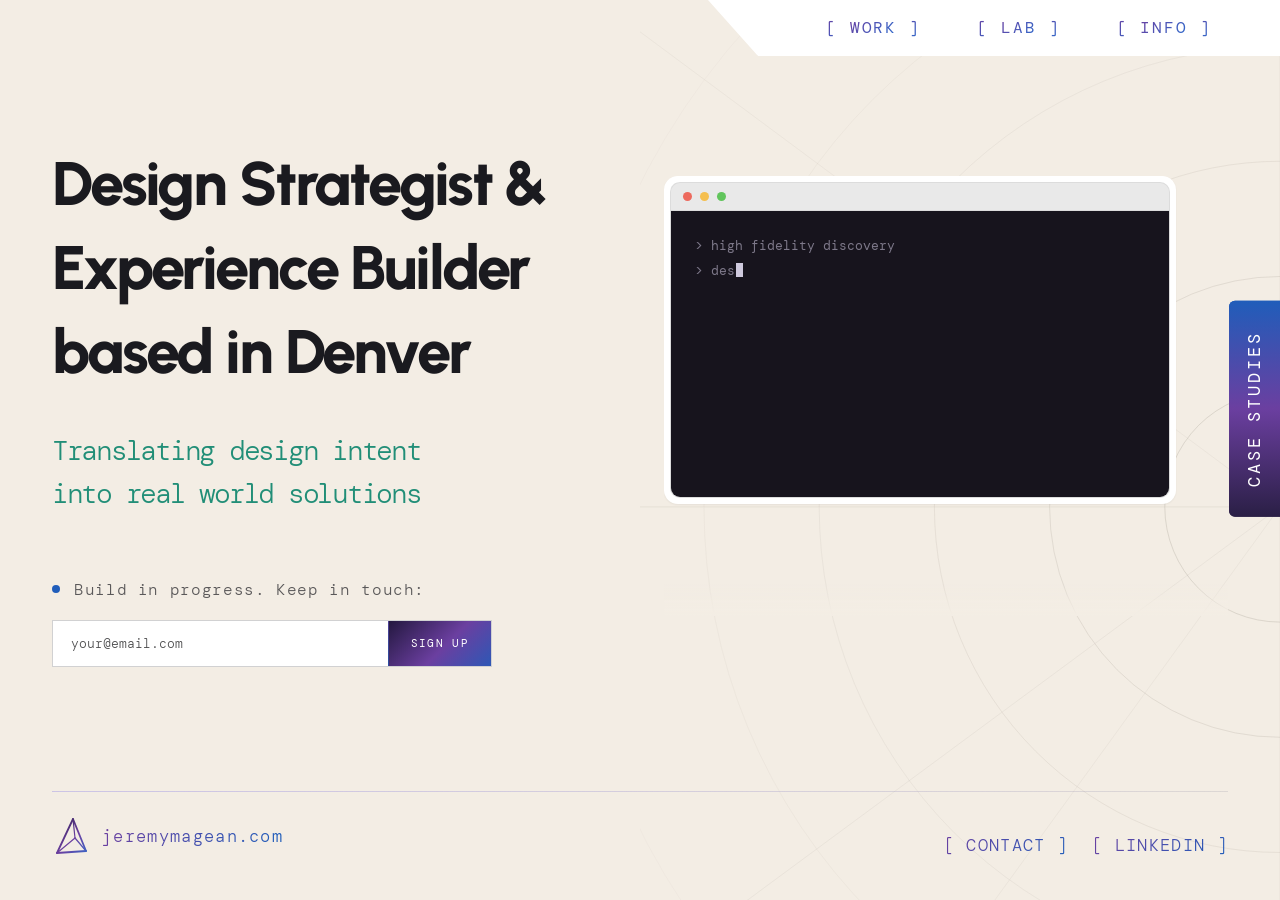
<file: index.html>
<!DOCTYPE html>
<html lang="en">
<head>
<meta charset="UTF-8">
<meta name="viewport" content="width=device-width, initial-scale=1.0">
<title>Jeremy Magean | Home</title>
<link rel="preconnect" href="https://fonts.googleapis.com">
<link href="https://fonts.googleapis.com/css2?family=DM+Serif+Display:ital@0;1&family=DM+Sans:wght@300;400;500;700;800&family=DM+Mono:wght@300;400;500&family=Libre+Franklin:ital,wght@0,300;0,400;0,500;1,400&family=Urbanist:wght@500;600;700;800&display=swap" rel="stylesheet">
<link rel="stylesheet" href="css/styles.css">
<link rel="icon" type="image/svg+xml" href="/favicon.svg">
<meta property="og:title" content="jeremymagean.com">
<meta property="og:description" content="Translating design intent into real world solutions.">
<meta property="og:image" content="https://jeremymagean.com/images/og-image.png">
<meta property="og:url" content="https://jeremymagean.com/">
<meta property="og:type" content="website">
<meta name="twitter:card" content="summary_large_image">
<meta name="twitter:title" content="jeremymagean.com">
<meta name="twitter:description" content="Translating design intent into real world solutions.">
<meta name="twitter:image" content="https://jeremymagean.com/images/og-image.png">
<style>
  .footer-left {
    display: flex;
    align-items: center;
    gap: 10px;
    background: none;
    -webkit-text-fill-color: initial;
    -webkit-background-clip: unset;
    background-clip: unset;
  }
  .footer-left-text {
    font-size: 16.5px;
    font-weight: 300;
    letter-spacing: 0.08em;
    /* Resting view (background-position 0%) shows the left third: violet -> blue.
       The middle holds a black -> violet -> light -> blue -> black light band that
       the load animation sweeps across by moving background-position 100% -> 0%. */
    background-image: linear-gradient(100deg,
      #6b3fa0 0%, #205dba 33%,
      #1a1a1f 42%, #1a1a1f 52%,
      #6b3fa0 55%, #b9a3dd 58%, #2d6ecf 61%,
      #1a1a1f 64%, #1a1a1f 100%);
    background-size: 300% 100%;
    background-repeat: no-repeat;
    background-position: 0% 0;
    -webkit-background-clip: text;
    -webkit-text-fill-color: transparent;
    background-clip: text;
  }

  /* Mask rect that reveals the bright duplicate pyramid as it sweeps across. */
  #pyramidSheenRectFooter {
    transition: x 1.3s ease;
  }
</style>
</head>
<body>

<script>
  (function() {
    var parts = location.pathname.split('/').filter(function(s){ return s.length > 0 && s !== 'index.html'; });
var d = parts.length;
    var p = d > 1 ? Array(d - 1).fill('..').join('/') + '/' : '';
    var el = document.currentScript;
    fetch(p + 'nav.html', { cache: 'no-cache' }).then(function(r){ return r.text(); }).then(function(html) {
      var tmp = document.createElement('div');
      tmp.innerHTML = html;
      tmp.querySelectorAll('a[href]').forEach(function(a) { a.setAttribute('href', p + a.getAttribute('href')); });
      var parent = el.parentNode;
      var codes = [];
      Array.from(tmp.childNodes).forEach(function(node) {
        if (node.nodeName === 'SCRIPT') { codes.push(node.textContent); }
        else { parent.insertBefore(node, el); }
      });
      parent.removeChild(el);
      codes.forEach(function(code) {
        var s = document.createElement('script');
        s.textContent = code;
        document.head.appendChild(s);
      });
    });
  })();
</script>

<div class="deco" aria-hidden="true">
  <svg viewBox="0 0 500 900" preserveAspectRatio="xMidYMid slice" fill="none" xmlns="http://www.w3.org/2000/svg">
    <defs>
    </defs>
    <circle cx="500" cy="396" r="90"  stroke="#b0a89e" stroke-width="0.5" opacity="0.55"/>
    <circle cx="500" cy="396" r="180" stroke="#b0a89e" stroke-width="0.5" opacity="0.42"/>
    <circle cx="500" cy="396" r="270" stroke="#b0a89e" stroke-width="0.5" opacity="0.30"/>
    <circle cx="500" cy="396" r="360" stroke="#b0a89e" stroke-width="0.5" opacity="0.22"/>
    <circle cx="500" cy="396" r="450" stroke="#b0a89e" stroke-width="0.5" opacity="0.15"/>
    <circle cx="500" cy="396" r="560" stroke="#b0a89e" stroke-width="0.5" opacity="0.09"/>
    <line x1="500" y1="396" x2="-20" y2="396" stroke="#b0a89e" stroke-width="0.5" opacity="0.30"/>
    <line x1="500" y1="396" x2="500" y2="-20" stroke="#b0a89e" stroke-width="0.5" opacity="0.25"/>
    <line x1="500" y1="396" x2="500" y2="920" stroke="#b0a89e" stroke-width="0.5" opacity="0.25"/>
    <line x1="500" y1="396" x2="-20" y2="780" stroke="#b0a89e" stroke-width="0.5" opacity="0.22"/>
    <line x1="500" y1="396" x2="-20" y2="10"  stroke="#b0a89e" stroke-width="0.5" opacity="0.18"/>
    <line x1="500" y1="396" x2="120" y2="920" stroke="#b0a89e" stroke-width="0.5" opacity="0.18"/>
  </svg>
</div>

<div class="page">
  <main class="main">
    <h1 class="name">
      <span style="display:block">Design Strategist &amp;</span>
      <span style="display:block">Experience Builder</span>
      <span style="display:block" class="gradient-text">based in Denver</span>
    </h1>
    <p class="tagline">Translating design intent<br>into real world solutions</p>
  </main>

  <div class="pre-footer">
    <div class="status-block">
      <div class="dot"></div>
      <span class="status-text">Build in progress. Keep in touch:</span>
    </div>
    <form class="email-form" onsubmit="handleSubmit(event)">
      <input type="email" id="email-input" placeholder="your@email.com" autocomplete="email" required>
      <button type="submit">Sign Up</button>
    </form>
    <p class="confirm-msg" id="confirm">↳ Got it — I'll be in touch.</p>
  </div>

  <div class="articles-outer">
  <aside class="articles">
    <div class="home-browser" id="homeBrowser">
      <div class="home-browser-inner">
        <div class="home-browser-chrome">
          <span class="home-browser-dot" style="background:#ed6a5e"></span>
          <span class="home-browser-dot" style="background:#f5bf4f"></span>
          <span class="home-browser-dot" style="background:#61c55c"></span>
        </div>
        <div class="home-browser-screen">
          <div class="hb-terminal" id="hbTerminal"></div>
          <div class="hb-images" id="hbImages">
            <img src="images/homepage-preview.png" alt="">
            <img src="images/casestudies/wowza-video/wowza-preview.png" alt="">
            <img src="images/casestudies/nexthealth-technologies/nht-preview.png" alt="">
            <img src="images/casestudies/flytedesk/flytedesk-preview.png" alt="">
          </div>
        </div>
      </div>
    </div>
  </aside>
  </div>

  <footer class="footer">
    <a class="footer-left" href="index.html">
      <svg width="40" height="40" viewBox="0 0 40 40" fill="none" xmlns="http://www.w3.org/2000/svg">
        <defs>
          <linearGradient id="pyramidGradFooter" x1="0" y1="0" x2="40" y2="40" gradientUnits="userSpaceOnUse">
            <stop offset="0%" stop-color="#241840"/>
            <stop offset="55%" stop-color="#6b3fa0"/>
            <stop offset="100%" stop-color="#2d6ecf"/>
          </linearGradient>
          <linearGradient id="pyramidSheenGradFooter" x1="0" y1="0" x2="40" y2="40" gradientUnits="userSpaceOnUse">
            <stop offset="0%" stop-color="#6b3fa0"/>
            <stop offset="50%" stop-color="#b9a3dd"/>
            <stop offset="100%" stop-color="#2d6ecf"/>
          </linearGradient>
          <linearGradient id="pyramidMaskGradFooter" x1="0" y1="0" x2="1" y2="0">
            <stop offset="0%"   stop-color="#000"/>
            <stop offset="30%"  stop-color="#000"/>
            <stop offset="50%"  stop-color="#8a8a8a"/>
            <stop offset="70%"  stop-color="#000"/>
            <stop offset="100%" stop-color="#000"/>
          </linearGradient>
          <mask id="pyramidSheenMaskFooter">
            <rect id="pyramidSheenRectFooter" x="-24" y="0" width="24" height="40" fill="url(#pyramidMaskGradFooter)"/>
          </mask>
        </defs>
        <g>
          <line x1="21" y1="3"  x2="5"  y2="37" stroke="url(#pyramidGradFooter)" stroke-width="1.8" stroke-linecap="round"/>
          <line x1="21" y1="3"  x2="34" y2="35" stroke="url(#pyramidGradFooter)" stroke-width="1.8" stroke-linecap="round"/>
          <line x1="5"  y1="37" x2="34" y2="35" stroke="url(#pyramidGradFooter)" stroke-width="1.8" stroke-linecap="round"/>
          <line x1="21" y1="3"  x2="23" y2="22" stroke="url(#pyramidGradFooter)" stroke-width="1.2" stroke-linecap="round"/>
          <line x1="34" y1="35" x2="23" y2="22" stroke="url(#pyramidGradFooter)" stroke-width="1.2" stroke-linecap="round"/>
          <line x1="5"  y1="37" x2="23" y2="22" stroke="url(#pyramidGradFooter)" stroke-width="1.2" stroke-linecap="round"/>
        </g>
        <g mask="url(#pyramidSheenMaskFooter)">
          <line x1="21" y1="3"  x2="5"  y2="37" stroke="url(#pyramidSheenGradFooter)" stroke-width="1.8" stroke-linecap="round"/>
          <line x1="21" y1="3"  x2="34" y2="35" stroke="url(#pyramidSheenGradFooter)" stroke-width="1.8" stroke-linecap="round"/>
          <line x1="5"  y1="37" x2="34" y2="35" stroke="url(#pyramidSheenGradFooter)" stroke-width="1.8" stroke-linecap="round"/>
          <line x1="21" y1="3"  x2="23" y2="22" stroke="url(#pyramidSheenGradFooter)" stroke-width="1.2" stroke-linecap="round"/>
          <line x1="34" y1="35" x2="23" y2="22" stroke="url(#pyramidSheenGradFooter)" stroke-width="1.2" stroke-linecap="round"/>
          <line x1="5"  y1="37" x2="23" y2="22" stroke="url(#pyramidSheenGradFooter)" stroke-width="1.2" stroke-linecap="round"/>
        </g>
      </svg>
      <span class="footer-left-text">jeremymagean.com</span>
    </a>
    <nav class="footer-links">
      <a href="mailto:jeremy.magean@gmail.com">[ Contact ]</a>
      <a href="https://www.linkedin.com/in/jeremy-magean/" target="_blank" rel="noopener noreferrer">[ LinkedIn ]</a>
    </nav>
  </footer>
</div>

<button class="case-studies-tab" onclick="openDrawer()">Case Studies</button>

<script>
// One-time light-catch sweep on load across the lower-left logo + wordmark.
// No gating, plays every load.
(function () {
  function runSheen() {
    var word = document.querySelector('.footer-left-text');
    var rect = document.getElementById('pyramidSheenRectFooter');
    if (!word || !rect) { return; }

    // Wordmark text sheen (~1s): sweep the light band by moving background-position
    // from 100% (band off to the right / text black) to 0% (resting violet->blue).
    word.style.transition = 'none';
    word.style.backgroundPosition = '100% 0';
    void word.offsetWidth;
    word.style.transition = 'background-position 1.3s ease';
    word.style.backgroundPosition = '0% 0';

    // Pyramid SVG sheen (~1s): slide the mask rect left -> right so the bright
    // duplicate pyramid is revealed in a travelling band.
    rect.style.transition = 'none';
    rect.style.x = '-24px';
    void rect.getBoundingClientRect();
    rect.style.transition = 'x 1.1s ease';
    rect.style.x = '40px';
  }

  if (document.readyState === 'loading') {
    document.addEventListener('DOMContentLoaded', runSheen);
  } else {
    runSheen();
  }
})();
</script>
<script>
// Homepage browser-frame animation: loops terminal typing <-> image cycle.
(function () {
  // ---- Timing (all adjustable here; milliseconds) --------------------------
  var TIMING = {
    charDelay:         31,    // per-character typing speed
    linePause:         300,   // pause between finished lines
    postSequencePause: 1000,  // pause after the last line before fading out
    fadeDuration:      700,   // terminal <-> image fade
    imageHold:         2000,  // how long each image is held
    imageCrossfade:    300    // crossfade between images
  };

  // ---- Terminal content ----------------------------------------------------
  var LINES = [
    { prefix: '>', prefixCls: 'hb-muted',   text: 'high fidelity discovery',           textCls: 'hb-muted' },
    { prefix: '>', prefixCls: 'hb-muted',   text: 'designing homepage layout',    textCls: 'hb-muted' },
    { prefix: '>', prefixCls: 'hb-muted',   text: 'usability testing',   textCls: 'hb-muted' },
    { prefix: '>', prefixCls: 'hb-muted',   text: 'refining responsive behavior', textCls: 'hb-muted' },
    { prefix: '$', prefixCls: 'hb-violet',  text: 'git push',                      textCls: 'hb-cmd' },
    { prefix: '>', prefixCls: 'hb-success', text: 'deployed to jeremymagean.com',  textCls: 'hb-success' }
  ];

  var terminal = document.getElementById('hbTerminal');
  var imagesEl = document.getElementById('hbImages');
  if (!terminal || !imagesEl) { return; }
  var imgs = Array.prototype.slice.call(imagesEl.querySelectorAll('img'));

  // Wire fade/crossfade durations from TIMING so JS stays the single source.
  terminal.style.transition = 'opacity ' + TIMING.fadeDuration + 'ms ease';
  imagesEl.style.transition = 'opacity ' + TIMING.fadeDuration + 'ms ease';
  imgs.forEach(function (im) {
    im.style.transition = 'opacity ' + TIMING.imageCrossfade + 'ms ease';
  });

  function sleep(ms) { return new Promise(function (r) { setTimeout(r, ms); }); }

  async function typeLine(line) {
    var row = document.createElement('div');
    row.className = 'hb-line';
    var prefix = document.createElement('span');
    prefix.className = line.prefixCls;
    prefix.textContent = line.prefix + ' ';
    var body = document.createElement('span');
    body.className = line.textCls;
    var cursor = document.createElement('span');
    cursor.className = 'hb-cursor';
    row.appendChild(prefix);
    row.appendChild(body);
    row.appendChild(cursor);
    terminal.appendChild(row);
    for (var i = 0; i < line.text.length; i++) {
      body.textContent += line.text.charAt(i);
      await sleep(TIMING.charDelay);
    }
    cursor.remove();
  }

  async function runTerminal() {
    terminal.innerHTML = '';
    terminal.style.opacity = '1';
    for (var i = 0; i < LINES.length; i++) {
      await typeLine(LINES[i]);
      await sleep(TIMING.linePause);
    }
    await sleep(TIMING.postSequencePause);
    terminal.style.opacity = '0';
    await sleep(TIMING.fadeDuration);
    runImages();
  }

  async function runImages() {
    imgs.forEach(function (im, idx) { im.style.opacity = idx === 0 ? '1' : '0'; });
    imagesEl.style.opacity = '1';
    await sleep(TIMING.imageHold);
    for (var i = 1; i < imgs.length; i++) {
      imgs[i].style.opacity = '1';          // fade next in on top
      await sleep(TIMING.imageCrossfade);
      imgs[i - 1].style.opacity = '0';
      await sleep(TIMING.imageHold);
    }
    imagesEl.style.opacity = '0';           // fade back toward terminal
    await sleep(TIMING.fadeDuration);
    runTerminal();
  }

  runTerminal();
})();
</script>
<script src="js/main.js" defer></script>
</body>
</html>
</file>
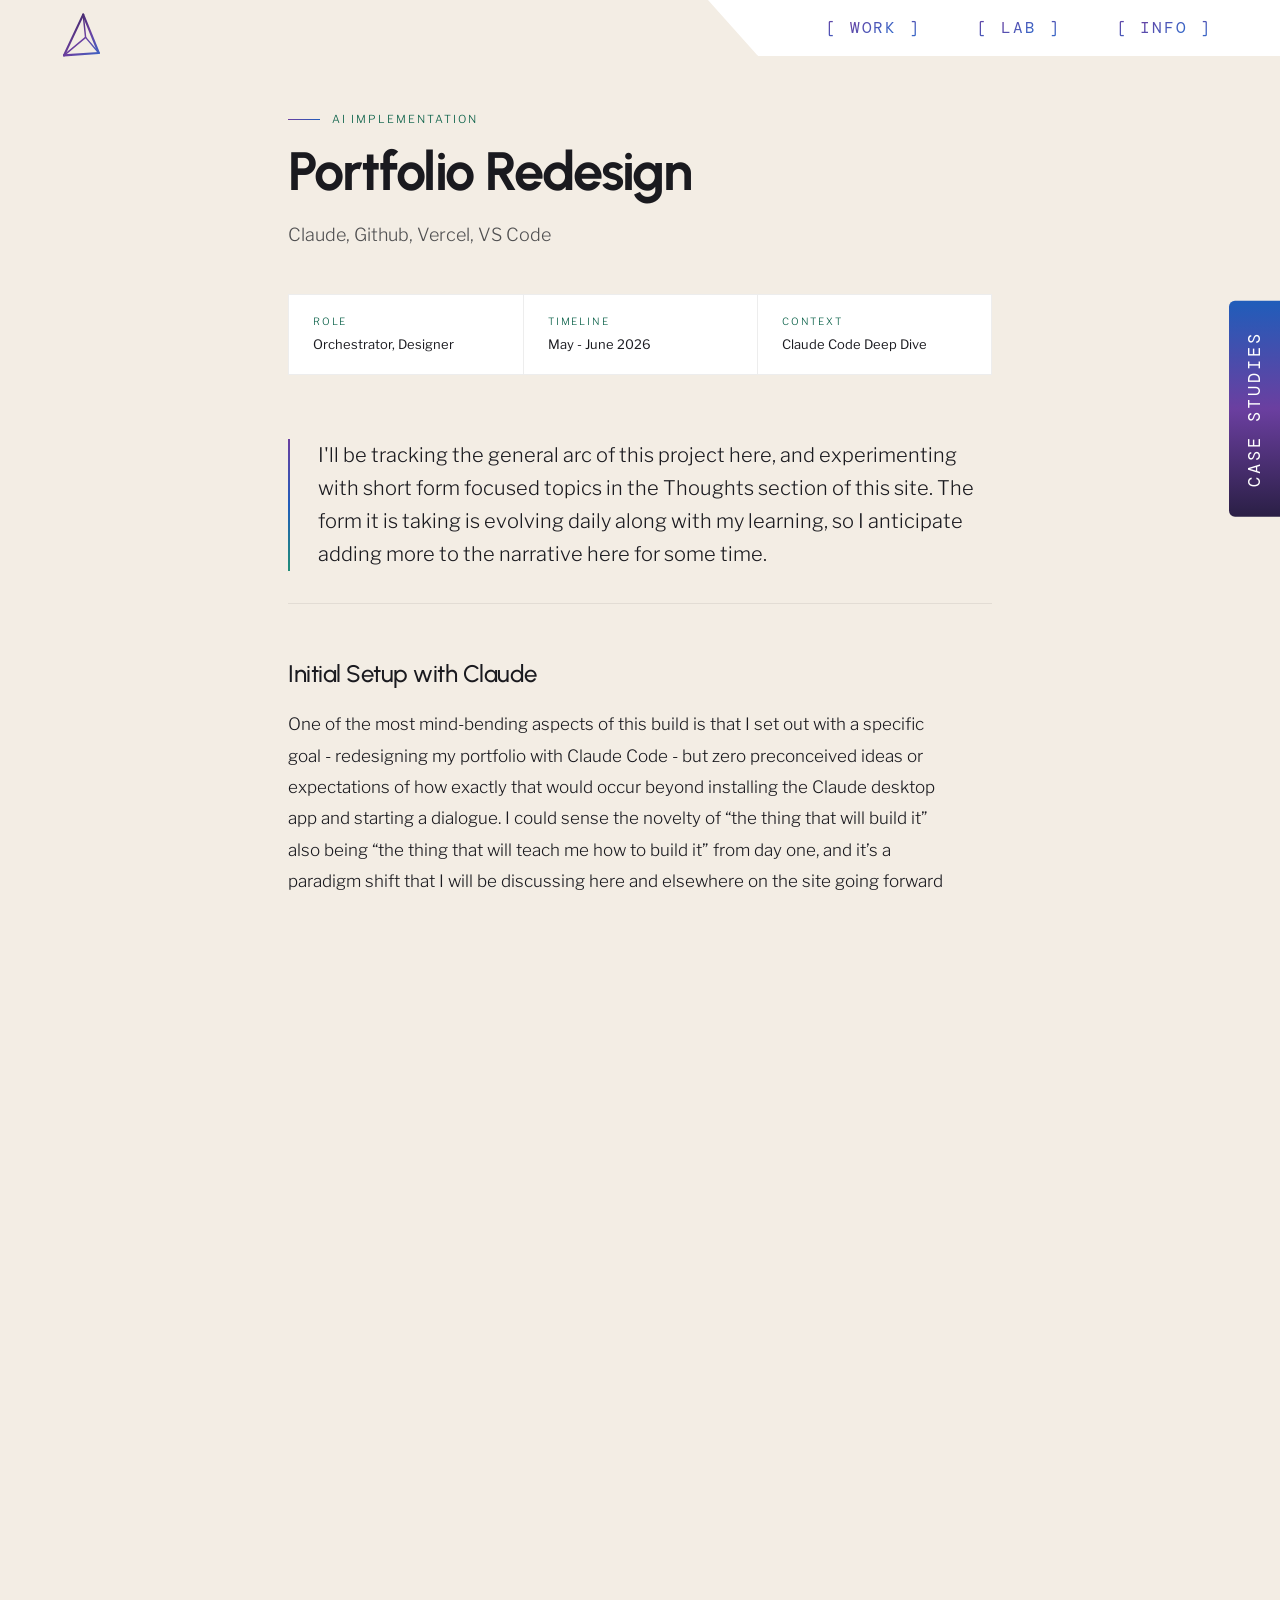
<file: work/building-this-portfolio/index.html>
<!DOCTYPE html>
<html lang="en">
<head>
<meta charset="UTF-8">
<meta name="viewport" content="width=device-width, initial-scale=1.0">
<title>Portfolio Redesign — Jeremy Magean</title>
<link rel="preconnect" href="https://fonts.googleapis.com">
<link href="https://fonts.googleapis.com/css2?family=DM+Sans:ital,wght@0,300;0,400;0,500;1,300;1,400;1,500&family=DM+Mono:wght@300;400&family=Libre+Franklin:ital,wght@0,300;0,400;0,500;1,400&family=Urbanist:wght@500;600;700;800&display=swap" rel="stylesheet">
<link rel="stylesheet" href="../../css/styles.css">
<link rel="icon" type="image/svg+xml" href="/favicon.svg">
<meta property="og:title" content="jeremymagean.com">
<meta property="og:description" content="Translating design intent into real world solutions.">
<meta property="og:image" content="https://jeremymagean.com/images/og-image.png">
<meta property="og:url" content="https://jeremymagean.com/work/building-this-portfolio/">
<meta property="og:type" content="website">
<meta name="twitter:card" content="summary_large_image">
<meta name="twitter:title" content="jeremymagean.com">
<meta name="twitter:description" content="Translating design intent into real world solutions.">
<meta name="twitter:image" content="https://jeremymagean.com/images/og-image.png">
<style>
html, body {
  font-family: var(--sans);
}

a.top-logo { text-decoration: none; }
a.top-logo:hover svg line { stroke: var(--ink); }

.deco { display: none; }

.cs-page {
  max-width: 800px;
  margin: 0 auto;
  padding: 112px 48px 96px;
}

/* Breadcrumb */
.breadcrumb {
  font-family: var(--mono);
  font-size: 11px;
  font-weight: 300;
  letter-spacing: 0.12em;
  text-transform: uppercase;
  color: var(--muted);
  margin-bottom: 56px;
  display: flex;
  align-items: center;
  gap: 10px;
}

.breadcrumb a {
  color: var(--muted);
  text-decoration: none;
  transition: color 0.2s;
}

.breadcrumb a:hover { color: var(--ink); }

.breadcrumb-sep { opacity: 0.5; }

/* Header */
.case-eyebrow {
  font-family: var(--mono);
  font-size: 11px;
  font-weight: 300;
  letter-spacing: 0.18em;
  text-transform: uppercase;
  color: var(--green);
  margin-bottom: 16px;
  display: flex;
  align-items: center;
  gap: 12px;
}

.case-eyebrow::before {
  content: '';
  display: block;
  width: 32px;
  height: 1px;
  background: linear-gradient(90deg, var(--violet), var(--blue));
}

.case-title {
  font-family: var(--sans);
  font-size: clamp(32px, 5vw, 54px);
  font-weight: 700;
  letter-spacing: -0.03em;
  line-height: 1.1;
  color: var(--ink);
  margin-bottom: 20px;
}

.case-subtitle {
  font-family: var(--sans);
  font-size: 18px;
  font-weight: 300;
  font-style: regular;
  color: var(--muted);
  margin-bottom: 44px;
  line-height: 1.6;
}

/* Metadata strip */
.meta-strip {
  display: grid;
  grid-template-columns: repeat(3, 1fr);
  background: white;
  border: 1px solid rgba(26,26,31,0.08);
  margin-bottom: 64px;
}

.meta-cell { padding: 20px 24px; }
.meta-cell + .meta-cell { border-left: 1px solid rgba(26,26,31,0.08); }

.meta-label {
  font-family: var(--mono);
  font-size: 10px;
  font-weight: 300;
  letter-spacing: 0.18em;
  text-transform: uppercase;
  color: var(--green);
  margin-bottom: 7px;
}

.meta-value {
  font-family: var(--sans);
  font-size: 13px;
  font-weight: 400;
  color: var(--ink);
  line-height: 1.55;
}

/* Blockquote */
.case-blockquote {
  font-family: var(--body);
  font-size: clamp(16px, 2vw, 20px);
  font-weight: 300;
  font-style: regular;
  color: var(--ink);
  line-height: 1.65;
  padding-left: 28px;
  border-left: 2px solid var(--violet);
  border-image: linear-gradient(180deg, var(--violet), var(--blue), var(--teal)) 1;
  margin-bottom: 32px;
}

/* Intro body */
.case-intro {
  font-family: var(--sans);
  font-size: 15px;
  font-weight: 300;
  color: var(--ink);
  line-height: 1.85;
  max-width: 660px;
  margin-bottom: 64px;
}

/* Divider */
.section-divider {
  width: 100%;
  height: 1px;
  background: rgba(26,26,31,0.08);
  margin-bottom: 56px;
}

/* Sections */
.case-section { margin-bottom: 64px; }

.case-section-heading {
  font-family: var(--sans);
  font-size: 24px;
  font-weight: 500;
  letter-spacing: -0.02em;
  line-height: 1.2;
  color: var(--ink);
  margin-bottom: 20px;
}

.case-subsection-heading {
  font-family: var(--sans);
  font-size: 16px;
  font-weight: 500;
  letter-spacing: -0.01em;
  line-height: 1.3;
  color: var(--ink);
  margin-top: 40px;
  margin-bottom: 16px;
  padding-top: 40px;
  border-top: 1px solid rgba(26,26,31,0.08);
}

.case-section p {
  font-family: var(--body);
  font-size: 17px;
  font-weight: 300;
  color: var(--ink);
  line-height: 1.85;
  max-width: 660px;
  margin-bottom: 24px;
}

/* Image placeholders */
.img-wrap { margin-top: 8px; margin-bottom: 8px; }

.img-portrait {
  max-height: 480px;
  width: auto;
  display: block;
  margin: 0 auto;
}

.img-row-5 {
  display: grid;
  grid-template-columns: repeat(5, 1fr);
  gap: 10px;
  margin-top: 8px;
  margin-bottom: 8px;
}

.img-row-5 img { width: 100%; display: block; }

.img-placeholder {
  width: 100%;
  aspect-ratio: 16 / 9;
  background: white;
  border: 1px solid rgba(26,26,31,0.08);
  display: flex;
  flex-direction: column;
  align-items: center;
  justify-content: center;
  gap: 10px;
}

.img-placeholder svg { opacity: 0.2; }

.img-caption {
  display: block;
  font-family: var(--sans);
  font-size: 13px;
  font-weight: 300;
  letter-spacing: 0.1em;
  text-transform: regular;
  color: var(--muted);
  margin-top: 14px;
  margin-bottom: 40px;
}

/* Before/after pair */
.img-pair {
  display: grid;
  grid-template-columns: 1fr 1fr;
  gap: 16px;
  margin-top: 8px;
  margin-bottom: 8px;
}

.img-pair .img-placeholder { aspect-ratio: 4 / 3; }

.img-pair-captions {
  display: grid;
  grid-template-columns: 1fr 1fr;
  gap: 16px;
  margin-bottom: 32px;
}

/* Closing thoughts */
.closing-block {
  background: linear-gradient(135deg, rgba(107,63,160,0.05), rgba(45,110,207,0.05));
  border: 1px solid rgba(107,63,160,0.12);
  padding: 40px 44px;
  margin-bottom: 64px;
}

.closing-label {
  font-family: var(--mono);
  font-size: 11px;
  font-weight: 300;
  letter-spacing: 0.18em;
  text-transform: uppercase;
  color: var(--violet);
  margin-bottom: 16px;
}

.closing-body {
  font-family: var(--sans);
  font-size: 16px;
  font-weight: 300;
  color: var(--ink);
  line-height: 1.85;
}

/* Footer nav */
.case-footer-nav {
  display: flex;
  justify-content: space-between;
  align-items: center;
  padding-top: 32px;
  border-top: 1px solid rgba(26,26,31,0.08);
}

.case-nav-link {
  font-family: var(--mono);
  font-size: 11px;
  font-weight: 300;
  letter-spacing: 0.12em;
  text-transform: uppercase;
  text-decoration: none;
  color: var(--muted);
  display: flex;
  align-items: center;
  gap: 10px;
  transition: color 0.2s;
}

.case-nav-link:hover { color: var(--ink); }
.case-nav-link.prev::before { content: '←'; font-family: var(--sans); font-size: 14px; }
.case-nav-link.next::after  { content: '→'; font-family: var(--sans); font-size: 14px; }

@media (max-width: 640px) {
  .cs-page { padding: 96px 24px 72px; }
  .meta-strip { grid-template-columns: 1fr; }
  .meta-cell + .meta-cell { border-left: none; border-top: 1px solid rgba(26,26,31,0.08); }
  .img-pair { grid-template-columns: 1fr; }
  .img-pair-captions { grid-template-columns: 1fr; }
  .closing-block { padding: 32px 28px; }
}
</style>
</head>
<body data-case="building-this-portfolio">

<a href="../../index.html" class="top-logo">
  <svg width="48" height="48" viewBox="0 0 40 40" fill="none" xmlns="http://www.w3.org/2000/svg">
    <defs>
      <linearGradient id="pyramidGrad" x1="0" y1="0" x2="40" y2="40" gradientUnits="userSpaceOnUse">
        <stop offset="0%" stop-color="#241840"/>
        <stop offset="55%" stop-color="#6b3fa0"/>
        <stop offset="100%" stop-color="#2d6ecf"/>
      </linearGradient>
    </defs>
    <line x1="21" y1="3"  x2="5"  y2="37" stroke="url(#pyramidGrad)" stroke-width="1.8" stroke-linecap="round"/>
    <line x1="21" y1="3"  x2="34" y2="35" stroke="url(#pyramidGrad)" stroke-width="1.8" stroke-linecap="round"/>
    <line x1="5"  y1="37" x2="34" y2="35" stroke="url(#pyramidGrad)" stroke-width="1.8" stroke-linecap="round"/>
    <line x1="21" y1="3"  x2="23" y2="22" stroke="url(#pyramidGrad)" stroke-width="1.2" stroke-linecap="round"/>
    <line x1="34" y1="35" x2="23" y2="22" stroke="url(#pyramidGrad)" stroke-width="1.2" stroke-linecap="round"/>
    <line x1="5"  y1="37" x2="23" y2="22" stroke="url(#pyramidGrad)" stroke-width="1.2" stroke-linecap="round"/>
  </svg>
</a>

<script>
  (function() {
   var parts = location.pathname.split('/').filter(function(s){ return s.length > 0 && s !== 'index.html'; });
var d = parts.length;
    var p = d > 0 ? Array(d).fill('..').join('/') + '/' : '';
    var el = document.currentScript;
    fetch(p + 'nav.html', { cache: 'no-cache' }).then(function(r){ return r.text(); }).then(function(html) {
      var tmp = document.createElement('div');
      tmp.innerHTML = html;
      tmp.querySelectorAll('a[href]').forEach(function(a) { a.setAttribute('href', p + a.getAttribute('href')); });
      var parent = el.parentNode;
      var codes = [];
      Array.from(tmp.childNodes).forEach(function(node) {
        if (node.nodeName === 'SCRIPT') { codes.push(node.textContent); }
        else { parent.insertBefore(node, el); }
      });
      parent.removeChild(el);
      codes.forEach(function(code) {
        var s = document.createElement('script');
        s.textContent = code;
        document.head.appendChild(s);
      });
    });
  })();
</script>

<div class="cs-page">

  <header>
    <p class="case-eyebrow">AI Implementation</p>
    <h1 class="case-title">Portfolio Redesign</h1>
    <p class="case-subtitle">Claude, Github, Vercel, VS Code</p>
    <div class="meta-strip">
      <div class="meta-cell">
        <p class="meta-label">Role</p>
        <p class="meta-value">Orchestrator, Designer</p>
      </div>
      <div class="meta-cell">
        <p class="meta-label">Timeline</p>
        <p class="meta-value">May - June 2026</p>
      </div>
      <div class="meta-cell">
        <p class="meta-label">Context</p>
        <p class="meta-value">Claude Code Deep Dive</p>
      </div>
    </div>
  </header>

  <blockquote class="case-blockquote">
    I'll be tracking the general arc of this project here, and experimenting with short form focused topics in the Thoughts section of this site. The form it is taking is evolving daily along with my learning, so I anticipate adding more to the narrative here for some time.
  </blockquote>

  <div class="section-divider"></div>

  <section class="case-section">
    <h2 class="case-section-heading">Initial Setup with Claude</h2>
    <p>
      One of the most mind-bending aspects of this build is that I set out  with a specific goal - redesigning my portfolio with Claude Code - but zero preconceived ideas or expectations of how exactly that would occur beyond installing the Claude desktop app and starting a dialogue. I could sense the novelty of “the thing that will build it” also being “the thing that will teach me how to build it” from day one, and it’s a paradigm shift that I will be discussing here and elsewhere on the site  going forward because I feel that it represents a foundational aspect of how this type of work will be conducted going forward.
    </p>
    <p>My first session involved setting up GitHub and Vercel along with getting more familiar with running commands in my mac's terminal which was a first for me. As I designer it was a bit intimidating to work from the black screen territory I knew only vaguely having worked with developers over the years but another threshold of my experience was crossed when I realised that if the terminal returned an error I could just cut and paste it  into the Claude desktop UI and have an explantation (more on this later) and a solution usually on the first or second revised try based on the situation. Getting blocked wasn't an issue that involved tracking someone more knowledgeable down on slack or in person, it was generally a quick back and forth where I was gathering more context and getting into the habit of recognizing I could unblock myself within a minute or two and move on to the next task without breaking the flow of progress for myself or anyone else.</p>

    <p>There was an element of trust involved with setting up some of the permissions allowing Claude to control aspects of the integration, and I intentionally went for a minimal approach knowing that there were already advancements in Claude Design that could streamline the process and get to a seemingly finished product sooner. I wanted to test my ability to prompt throughout the workflow and understand the steps in a more agile process, rather than a waterfall approach where upfront requirements set the entire course of the output. Interestingly from my current perspective weeks later it seems that we are closing that loop in many ways, where the tools are becoming so precise and skilled at interpreting intent that a more waterfall mindset has its benefits.</p>
  </section>

  <div class="closing-block">
    <p class="closing-label">Takeaways</p>
    <p class="closing-body">
      Placeholder takeaways text.
    </p>
  </div>

  <nav class="case-footer-nav">
    <a href="../flytedesk/index.html" class="case-nav-link prev">Previous</a>
    <a href="../wowza-video/index.html" class="case-nav-link next">Next</a>
  </nav>

</div>

<script src="../../js/main.js" defer></script>
</body>
</html>
</file>
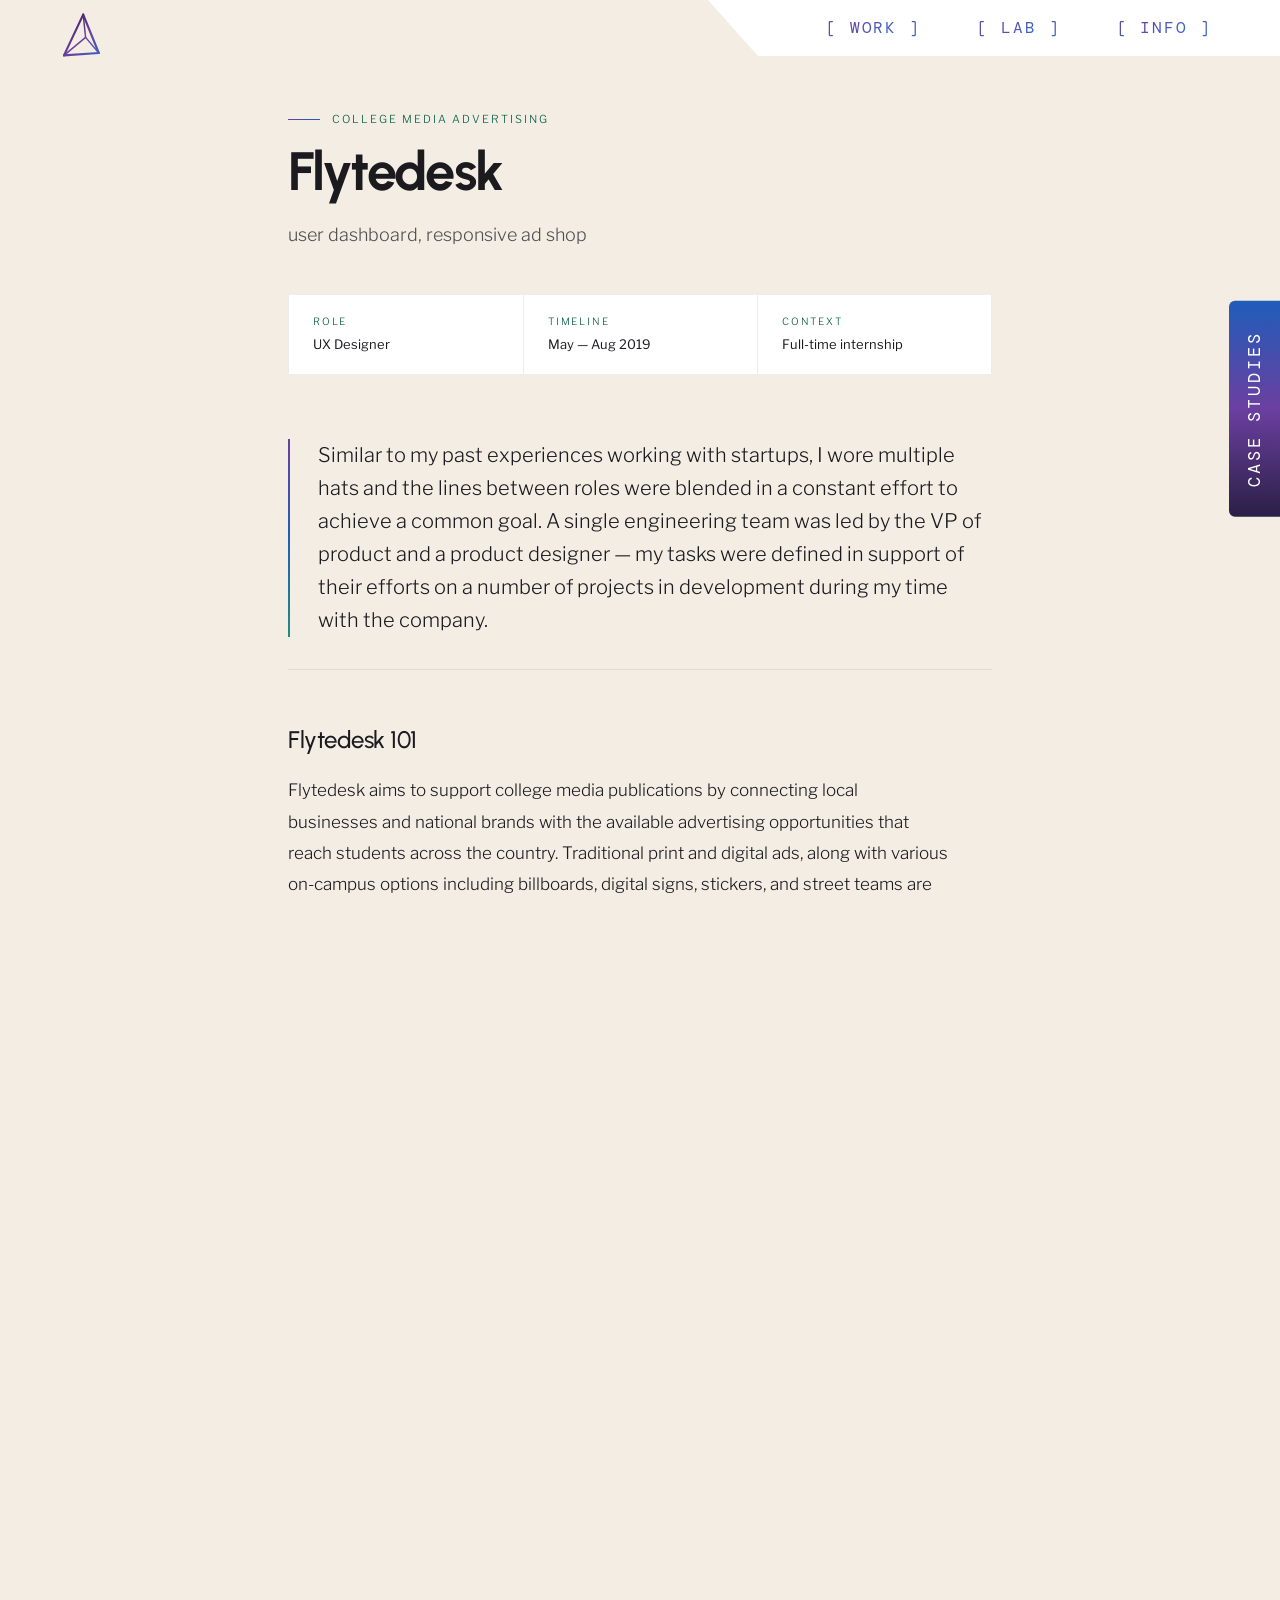
<file: work/flytedesk/index.html>
<!DOCTYPE html>
<html lang="en">
<head>
<meta charset="UTF-8">
<meta name="viewport" content="width=device-width, initial-scale=1.0">
<title>Flytedesk | Jeremy Magean</title>
<link rel="preconnect" href="https://fonts.googleapis.com">
<link href="https://fonts.googleapis.com/css2?family=DM+Sans:ital,wght@0,300;0,400;0,500;1,300;1,400;1,500&family=DM+Mono:wght@300;400&family=Libre+Franklin:ital,wght@0,300;0,400;0,500;1,400&family=Urbanist:wght@500;600;700;800&display=swap" rel="stylesheet">
<link rel="stylesheet" href="../../css/styles.css">
<link rel="icon" type="image/svg+xml" href="/favicon.svg">
<meta property="og:title" content="jeremymagean.com">
<meta property="og:description" content="Translating design intent into real world solutions.">
<meta property="og:image" content="https://jeremymagean.com/images/og-image.png">
<meta property="og:url" content="https://jeremymagean.com/work/flytedesk/">
<meta property="og:type" content="website">
<meta name="twitter:card" content="summary_large_image">
<meta name="twitter:title" content="jeremymagean.com">
<meta name="twitter:description" content="Translating design intent into real world solutions.">
<meta name="twitter:image" content="https://jeremymagean.com/images/og-image.png">
<style>
html, body {
  font-family: var(--sans);
}

a.top-logo { text-decoration: none; }
a.top-logo:hover svg line { stroke: var(--ink); }

.deco { display: none; }

.cs-page {
  max-width: 800px;
  margin: 0 auto;
  padding: 112px 48px 96px;
}

/* Breadcrumb */
.breadcrumb {
  font-family: var(--mono);
  font-size: 11px;
  font-weight: 300;
  letter-spacing: 0.12em;
  text-transform: uppercase;
  color: var(--muted);
  margin-bottom: 56px;
  display: flex;
  align-items: center;
  gap: 10px;
}

.breadcrumb a {
  color: var(--muted);
  text-decoration: none;
  transition: color 0.2s;
}

.breadcrumb a:hover { color: var(--ink); }

.breadcrumb-sep { opacity: 0.5; }

/* Header */
.case-eyebrow {
  font-family: var(--mono);
  font-size: 11px;
  font-weight: 300;
  letter-spacing: 0.18em;
  text-transform: uppercase;
  color: var(--green);
  margin-bottom: 16px;
  display: flex;
  align-items: center;
  gap: 12px;
}

.case-eyebrow::before {
  content: '';
  display: block;
  width: 32px;
  height: 1px;
  background: linear-gradient(90deg, var(--violet), var(--blue));
}

.case-title {
  font-family: var(--sans);
  font-size: clamp(32px, 5vw, 54px);
  font-weight: 700;
  letter-spacing: -0.03em;
  line-height: 1.1;
  color: var(--ink);
  margin-bottom: 20px;
}

.case-subtitle {
  font-family: var(--sans);
  font-size: 18px;
  font-weight: 300;
  font-style: regular;
  color: var(--muted);
  margin-bottom: 44px;
  line-height: 1.6;
}

/* Metadata strip */
.meta-strip {
  display: grid;
  grid-template-columns: repeat(3, 1fr);
  background: white;
  border: 1px solid rgba(26,26,31,0.08);
  margin-bottom: 64px;
}

.meta-cell { padding: 20px 24px; }
.meta-cell + .meta-cell { border-left: 1px solid rgba(26,26,31,0.08); }

.meta-label {
  font-family: var(--mono);
  font-size: 10px;
  font-weight: 300;
  letter-spacing: 0.18em;
  text-transform: uppercase;
  color: var(--green);
  margin-bottom: 7px;
}

.meta-value {
  font-family: var(--sans);
  font-size: 13px;
  font-weight: 400;
  color: var(--ink);
  line-height: 1.55;
}

/* Blockquote */
.case-blockquote {
  font-family: var(--body);
  font-size: clamp(16px, 2vw, 20px);
  font-weight: 300;
  font-style: regular;
  color: var(--ink);
  line-height: 1.65;
  padding-left: 28px;
  border-left: 2px solid var(--violet);
  border-image: linear-gradient(180deg, var(--violet), var(--blue), var(--teal)) 1;
  margin-bottom: 32px;
}

/* Intro body */
.case-intro {
  font-family: var(--sans);
  font-size: 15px;
  font-weight: 300;
  color: var(--ink);
  line-height: 1.85;
  max-width: 660px;
  margin-bottom: 64px;
}

/* Divider */
.section-divider {
  width: 100%;
  height: 1px;
  background: rgba(26,26,31,0.08);
  margin-bottom: 56px;
}

/* Sections */
.case-section { margin-bottom: 64px; }

.case-section-heading {
  font-family: var(--sans);
  font-size: 24px;
  font-weight: 500;
  letter-spacing: -0.02em;
  line-height: 1.2;
  color: var(--ink);
  margin-bottom: 20px;
}

.case-subsection-heading {
  font-family: var(--sans);
  font-size: 16px;
  font-weight: 500;
  letter-spacing: -0.01em;
  line-height: 1.3;
  color: var(--ink);
  margin-top: 40px;
  margin-bottom: 16px;
  padding-top: 40px;
  border-top: 1px solid rgba(26,26,31,0.08);
}

.case-section p {
  font-family: var(--body);
  font-size: 17px;
  font-weight: 300;
  color: var(--ink);
  line-height: 1.85;
  max-width: 660px;
  margin-bottom: 24px;
}

/* Image placeholders */
.img-wrap { margin-top: 8px; margin-bottom: 8px; }

.img-placeholder {
  width: 100%;
  aspect-ratio: 16 / 9;
  background: white;
  border: 1px solid rgba(26,26,31,0.08);
  display: flex;
  align-items: center;
  justify-content: center;
}

.img-placeholder svg { opacity: 0.2; }

.img-caption {
  display: block;
  font-family: var(--sans);
  font-size: 13px;
  font-weight: 300;
  letter-spacing: 0.1em;
  text-transform: regular;
  color: var(--muted);
  margin-top: 14px;
  margin-bottom: 40px;
}

/* Before/after pair */
.img-pair {
  display: grid;
  grid-template-columns: 1fr 1fr;
  gap: 16px;
  margin-top: 8px;
  margin-bottom: 8px;
}

.img-pair .img-placeholder { aspect-ratio: 4 / 3; }

.img-pair-captions {
  display: grid;
  grid-template-columns: 1fr 1fr;
  gap: 16px;
  margin-bottom: 32px;
}

/* Multi-image rows */
.img-row-4 {
  display: grid;
  grid-template-columns: repeat(4, 1fr);
  gap: 12px;
  margin-top: 8px;
  margin-bottom: 8px;
}

.img-row-3 {
  display: grid;
  grid-template-columns: repeat(3, 1fr);
  gap: 12px;
  margin-top: 8px;
  margin-bottom: 8px;
}

.img-row-4 .img-placeholder,
.img-row-3 .img-placeholder {
  aspect-ratio: 3 / 4;
}

/* Closing thoughts */
.closing-block {
  background: linear-gradient(135deg, rgba(107,63,160,0.05), rgba(45,110,207,0.05));
  border: 1px solid rgba(107,63,160,0.12);
  padding: 40px 44px;
  margin-bottom: 64px;
}

.closing-label {
  font-family: var(--mono);
  font-size: 11px;
  font-weight: 300;
  letter-spacing: 0.18em;
  text-transform: uppercase;
  color: var(--violet);
  margin-bottom: 16px;
}

.closing-body {
  font-family: var(--sans);
  font-size: 16px;
  font-weight: 300;
  color: var(--ink);
  line-height: 1.85;
}

/* Footer nav */
.case-footer-nav {
  display: flex;
  justify-content: space-between;
  align-items: center;
  padding-top: 32px;
  border-top: 1px solid rgba(26,26,31,0.08);
}

.case-nav-link {
  font-family: var(--mono);
  font-size: 11px;
  font-weight: 300;
  letter-spacing: 0.12em;
  text-transform: uppercase;
  text-decoration: none;
  color: var(--muted);
  display: flex;
  align-items: center;
  gap: 10px;
  transition: color 0.2s;
}

.case-nav-link:hover { color: var(--ink); }
.case-nav-link.prev::before { content: '←'; font-family: var(--sans); font-size: 14px; }
.case-nav-link.next::after  { content: '→'; font-family: var(--sans); font-size: 14px; }

/* Carousel */
.carousel { margin-top: 8px; margin-bottom: 8px; }
.carousel-track { position: relative; }
.carousel-slide { display: none; }
.carousel-slide.active { display: block; }
.carousel-slide img { width: 100%; display: block; }

.carousel-controls {
  display: flex;
  align-items: center;
  gap: 16px;
  margin-top: 12px;
}

.carousel-btn {
  background: none;
  border: 1px solid rgba(26,26,31,0.12);
  color: var(--muted);
  width: 32px;
  height: 40px;
  display: flex;
  align-items: center;
  justify-content: center;
  cursor: pointer;
  transition: border-color 0.2s, color 0.2s;
  padding: 0;
}

.carousel-btn:hover { border-color: var(--ink); color: var(--ink); }
.carousel-btn:disabled { opacity: 0.3; cursor: default; }

.carousel-counter {
  font-family: var(--mono);
  font-size: 10px;
  font-weight: 300;
  letter-spacing: 0.12em;
  color: var(--muted);
}

@media (max-width: 640px) {
  .cs-page { padding: 96px 24px 72px; }
  .meta-strip { grid-template-columns: 1fr; }
  .meta-cell + .meta-cell { border-left: none; border-top: 1px solid rgba(26,26,31,0.08); }
  .img-pair { grid-template-columns: 1fr 1fr; }
  .img-pair-captions { grid-template-columns: 1fr 1fr; }
  .img-row-4 { grid-template-columns: repeat(2, 1fr); }
  .img-row-3 { grid-template-columns: repeat(3, 1fr); }
  .closing-block { padding: 32px 28px; }
}
</style>
</head>
<body data-case="flytedesk">

<a href="../../index.html" class="top-logo">
  <svg width="48" height="48" viewBox="0 0 40 40" fill="none" xmlns="http://www.w3.org/2000/svg">
    <defs>
      <linearGradient id="pyramidGrad" x1="0" y1="0" x2="40" y2="40" gradientUnits="userSpaceOnUse">
        <stop offset="0%" stop-color="#241840"/>
        <stop offset="55%" stop-color="#6b3fa0"/>
        <stop offset="100%" stop-color="#2d6ecf"/>
      </linearGradient>
    </defs>
    <line x1="21" y1="3"  x2="5"  y2="37" stroke="url(#pyramidGrad)" stroke-width="1.8" stroke-linecap="round"/>
    <line x1="21" y1="3"  x2="34" y2="35" stroke="url(#pyramidGrad)" stroke-width="1.8" stroke-linecap="round"/>
    <line x1="5"  y1="37" x2="34" y2="35" stroke="url(#pyramidGrad)" stroke-width="1.8" stroke-linecap="round"/>
    <line x1="21" y1="3"  x2="23" y2="22" stroke="url(#pyramidGrad)" stroke-width="1.2" stroke-linecap="round"/>
    <line x1="34" y1="35" x2="23" y2="22" stroke="url(#pyramidGrad)" stroke-width="1.2" stroke-linecap="round"/>
    <line x1="5"  y1="37" x2="23" y2="22" stroke="url(#pyramidGrad)" stroke-width="1.2" stroke-linecap="round"/>
  </svg>
</a>

<script>
  (function() {
var parts = location.pathname.split('/').filter(function(s){ return s.length > 0 && s !== 'index.html'; });
var d = parts.length;    var p = d > 0 ? Array(d).fill('..').join('/') + '/' : '';
    var el = document.currentScript;
    fetch(p + 'nav.html', { cache: 'no-cache' }).then(function(r){ return r.text(); }).then(function(html) {
      var tmp = document.createElement('div');
      tmp.innerHTML = html;
      tmp.querySelectorAll('a[href]').forEach(function(a) { a.setAttribute('href', p + a.getAttribute('href')); });
      var parent = el.parentNode;
      var codes = [];
      Array.from(tmp.childNodes).forEach(function(node) {
        if (node.nodeName === 'SCRIPT') { codes.push(node.textContent); }
        else { parent.insertBefore(node, el); }
      });
      parent.removeChild(el);
      codes.forEach(function(code) {
        var s = document.createElement('script');
        s.textContent = code;
        document.head.appendChild(s);
      });
    });
  })();
</script>

<div class="deco" aria-hidden="true">
  <svg viewBox="0 0 500 900" preserveAspectRatio="xMidYMid slice" fill="none" xmlns="http://www.w3.org/2000/svg">
    <circle cx="500" cy="396" r="90"  stroke="#b0a89e" stroke-width="0.5" opacity="0.55"/>
    <circle cx="500" cy="396" r="180" stroke="#b0a89e" stroke-width="0.5" opacity="0.42"/>
    <circle cx="500" cy="396" r="270" stroke="#b0a89e" stroke-width="0.5" opacity="0.30"/>
    <circle cx="500" cy="396" r="360" stroke="#b0a89e" stroke-width="0.5" opacity="0.22"/>
    <circle cx="500" cy="396" r="450" stroke="#b0a89e" stroke-width="0.5" opacity="0.15"/>
    <circle cx="500" cy="396" r="560" stroke="#b0a89e" stroke-width="0.5" opacity="0.09"/>
    <line x1="500" y1="396" x2="-20" y2="396" stroke="#b0a89e" stroke-width="0.5" opacity="0.30"/>
    <line x1="500" y1="396" x2="500" y2="-20" stroke="#b0a89e" stroke-width="0.5" opacity="0.25"/>
    <line x1="500" y1="396" x2="500" y2="920" stroke="#b0a89e" stroke-width="0.5" opacity="0.25"/>
    <line x1="500" y1="396" x2="-20" y2="780" stroke="#b0a89e" stroke-width="0.5" opacity="0.22"/>
    <line x1="500" y1="396" x2="-20" y2="10"  stroke="#b0a89e" stroke-width="0.5" opacity="0.18"/>
    <line x1="500" y1="396" x2="120" y2="920" stroke="#b0a89e" stroke-width="0.5" opacity="0.18"/>
  </svg>
</div>

<div class="cs-page">

  <header>
    <p class="case-eyebrow">College Media Advertising</p>
    <h1 class="case-title">Flytedesk</h1>
    <p class="case-subtitle">user dashboard, responsive ad shop</p>
    <div class="meta-strip">
      <div class="meta-cell">
        <p class="meta-label">Role</p>
        <p class="meta-value">UX Designer</p>
      </div>
      <div class="meta-cell">
        <p class="meta-label">Timeline</p>
        <p class="meta-value">May — Aug 2019</p>
      </div>
      <div class="meta-cell">
        <p class="meta-label">Context</p>
        <p class="meta-value">Full-time internship</p>
      </div>
    </div>
  </header>

  <blockquote class="case-blockquote">
   Similar to my past experiences working with startups, I wore multiple hats and the lines between roles were blended in a constant effort to achieve a common goal. A single engineering team was led by the VP of product and a product designer — my tasks were defined in support of their efforts on a number of projects in development during my time with the company.</p>
  </p>
  </blockquote>

  <div class="section-divider"></div>

  <section class="case-section">
    <h2 class="case-section-heading">Flytedesk 101</h2>
    <p>
      Flytedesk aims to support college media publications by connecting local businesses and national brands with the available advertising opportunities that reach students across the country. Traditional print and digital ads, along with various on-campus options including billboards, digital signs, stickers, and street teams are available on the platform's Ad Shop, a country wide online store curated by individual publications as a reflection of their current advertising inventory.
    </p>
 
  </section>

  <section class="case-section">
    <h2 class="case-section-heading">Navigating College Media</h2>
    <p>
      My first week at Flytedesk included a yearly planning session, a product team offsite meeting, transparent company-wide strategy meetings with all 20 employees in attendance, and multiple conversations about the core values of the company and working agreements of individual teams. This was all in parallel to daily onboarding meetings for new hires to get up to speed on the history of college media, product roadmap, and company values and vision.
    </p>
    <p>
      Team building activities around Boulder rapidly transitioned into the reality of a newly trained agile team by week two, with white-boarding sessions that resulted in sticky notes spanning entire conference room walls from floor to ceiling and 60 minute meetings turning into afternoon long discussions about usability and ad statuses. It was without a doubt information overload, but in my opinion the perfect way to get a feel for what was in store in the coming months.
    </p>
  </section>

  <section class="case-section">
    <h2 class="case-section-heading">Inventory and Tagging: Admin Tracking Tables</h2>
    <p>
      My first project was a set of low fidelity wireframes designed for internal admins at Flytedesk to track and manage the tags created by users within the platform. These tags represent the inventory available across all categories within a given customer's ad shop and must be kept up to date in order for national brands to book campaigns successfully.
    </p>
    <p>
      Presenting information within tables is a given for most aspects of the Flytedesk platform, and through this project I learned to appreciate the value of well organized data, as well as the difficulties that arise when large amounts of content are constrained to a single view. Below is an example of the basic user flow for a common interaction.
    </p>
    <div class="carousel" id="carousel-flytedesk-1">
      <div class="carousel-track">
        <div class="carousel-slide active">
          <img src="/images/casestudies/flytedesk/F01.webp" alt="Slide 1">
        </div>
        <div class="carousel-slide">
          <img src="/images/casestudies/flytedesk/F02.webp" alt="Slide 2">
        </div>
        <div class="carousel-slide">
          <img src="/images/casestudies/flytedesk/F03.webp" alt="Slide 3">
        </div>
        <div class="carousel-slide">
          <img src="/images/casestudies/flytedesk/F04.webp" alt="Slide 4">
        </div>
      </div>
      <div class="carousel-controls">
        <button class="carousel-btn prev" aria-label="Previous" disabled><svg width="7" height="16" viewBox="0 0 7 16" fill="none"><path d="M5.5 1L1 8L5.5 15" stroke="currentColor" stroke-width="1.4" stroke-linecap="round" stroke-linejoin="round"/></svg></button>
        <span class="carousel-counter">1 / 4</span>
        <button class="carousel-btn next" aria-label="Next"><svg width="7" height="16" viewBox="0 0 7 16" fill="none"><path d="M1.5 1L6 8L1.5 15" stroke="currentColor" stroke-width="1.4" stroke-linecap="round" stroke-linejoin="round"/></svg></button>
      </div>
    </div>
    <br>
    <p>
      The project evolved rapidly through user testing I conducted with internal stakeholders. Having easy access to the people that would be using the tool in their daily workflow (they sat on the other side of the office and were more than willing to discuss their needs and provide feedback) made my job a bit more straightforward. These sessions highlighted a few consistent needs.
    </p>
    <p>— A simple way to assign user-generated tags to a global "super tag" for national consistency.</p>
    <p>— The ability to exclude irrelevant tags.</p>
    <p>— The option to create and manage a new product within the product list table.</p>
    <p>
      Inline editing provided a simple way to add a new product path on the tags page.
    </p>
    <div class="carousel" id="carousel-flytedesk-2">
      <div class="carousel-track">
        <div class="carousel-slide active">
          <img src="/images/casestudies/flytedesk/F05.webp" alt="Slide 1">
        </div>
        <div class="carousel-slide">
          <img src="/images/casestudies/flytedesk/F06.webp" alt="Slide 2">
        </div>
      </div>
      <div class="carousel-controls">
        <button class="carousel-btn prev" aria-label="Previous" disabled><svg width="7" height="16" viewBox="0 0 7 16" fill="none"><path d="M5.5 1L1 8L5.5 15" stroke="currentColor" stroke-width="1.4" stroke-linecap="round" stroke-linejoin="round"/></svg></button>
        <span class="carousel-counter">1 / 2</span>
        <button class="carousel-btn next" aria-label="Next"><svg width="7" height="16" viewBox="0 0 7 16" fill="none"><path d="M1.5 1L6 8L1.5 15" stroke="currentColor" stroke-width="1.4" stroke-linecap="round" stroke-linejoin="round"/></svg></button>
      </div>
    </div>
    <br>
    <p>
      Working on the inventory page created the biggest challenge from a content perspective. After reaching a limit on what could be displayed in a traditional table view, I experimented with a slide-out drawer that incorporated tabs corresponding to critical user actions. This addition was later approved in the final designs and released to production.
    </p>
    <div class="carousel" id="carousel-flytedesk-3">
      <div class="carousel-track">
        <div class="carousel-slide active">
          <img src="/images/casestudies/flytedesk/F07.webp" alt="Slide 1">
        </div>
        <div class="carousel-slide">
          <img src="/images/casestudies/flytedesk/F08.webp" alt="Slide 2">
        </div>
        <div class="carousel-slide">
          <img src="/images/casestudies/flytedesk/F09.webp" alt="Slide 3">
        </div>
      </div>
      <div class="carousel-controls">
        <button class="carousel-btn prev" aria-label="Previous" disabled><svg width="7" height="16" viewBox="0 0 7 16" fill="none"><path d="M5.5 1L1 8L5.5 15" stroke="currentColor" stroke-width="1.4" stroke-linecap="round" stroke-linejoin="round"/></svg></button>
        <span class="carousel-counter">1 / 3</span>
        <button class="carousel-btn next" aria-label="Next"><svg width="7" height="16" viewBox="0 0 7 16" fill="none"><path d="M1.5 1L6 8L1.5 15" stroke="currentColor" stroke-width="1.4" stroke-linecap="round" stroke-linejoin="round"/></svg></button>
      </div>
    </div>
  </section>

  <section class="case-section">
    <h2 class="case-section-heading">User Dashboard</h2>
    <p>
      My second contribution to the team came to be mostly by accident. I made an effort throughout my time at Flytedesk to attend meetings across all departments, aiming to learn as much as possible about the inner workings of the company. Having a better understanding of the needs of coworkers outside of the product team helped to inform my design decisions for internal tools, and gave me a clearer sense of frequently requested customer-facing features.
    </p>
    <p>
      During a brainstorming session focusing on customer communication — think general email cadences and notifications intended to drive critical actions on pending tasks — I suggested that a dashboard could be an effective way to cut down on the number of emails sent out to users. This comment evolved into a series of interviews with power-users to validate the idea, and eventually a high fidelity mockup of a dashboard landing page for the Flytedesk platform.
    </p>
    <br>
   
     <div class="img-wrap">
      <img src="/images/casestudies/flytedesk/F11.webp" alt="Dashboard — high fidelity mockup, MVP released Nov 2019" style="width:100%;display:block;">
    </div>
    <br>
    <br>
    <p>
      My focus for this project was to enable users to access information about their most pressing tasks from a single view. Pending actions, verifications, and general notifications that would have previously triggered separate emails are displayed alongside trackable statuses for campaigns set to go live in the upcoming days and weeks.
    </p>
    
    <div class="img-row-4">
      <img src="/images/casestudies/flytedesk/F12.webp" alt="Dashboard iteration 1" style="width:100%;display:block;">
      <img src="/images/casestudies/flytedesk/F13.webp" alt="Dashboard iteration 2" style="width:100%;display:block;">
      <img src="/images/casestudies/flytedesk/F14.webp" alt="Dashboard iteration 3" style="width:100%;display:block;">
      <img src="/images/casestudies/flytedesk/F15.webp" alt="Dashboard iteration 4" style="width:100%;display:block;">
    </div>
    <br>
    <br>
    <p>
      I conducted another round of user testing after low fidelity wireframes were completed. A clear pattern emerged indicating a preference for notifications as the main focal point, so the high fidelity mockups reflect this feedback.
    </p>
    <div class="img-wrap">
      <img src="/images/casestudies/flytedesk/F16.webp" alt="Dashboard — notification-first layout after second round of user testing" style="width:100%;display:block;">
    </div>
    <br>
    <p>
      The long-term target for this project is a fully customizable dashboard with a variety of widgets that allow Flytedesk users to see exactly what is relevant to their specific workflows within the platform, but I believe there is also value in a static view of the most pressing actions as an introduction for existing users.
    </p>
 <p>
    A basic MVP of the dashboard concept is live in production as of November 2019.
    </p>
    <div class="img-wrap">
      <img src="/images/casestudies/flytedesk/F10.webp" alt="Dashboard — high fidelity mockup, MVP released Nov 2019" style="width:100%;display:block;">
    </div>
  </section>

  <section class="case-section">
    <h2 class="case-section-heading">Responsive Ad Shop</h2>
    <p>
      I was also tasked with a project that spanned my time at Flytedesk — and sparked many internal debates from a business strategy perspective — related to the current state of the desktop optimized Ad Shop. It only took a few minutes experimenting with different browser sizes to understand that tablet and mobile were totally neglected in the current iteration that was live and available for all customers.
    </p>
    <p>
      General usability aside, this was concerning because many local business ad sales occurred in the field. Ideally, providing these users with the ability to access their publication's inventory from mobile devices would create a better first impression for buyers, reduce friction in the sales process, and ultimately lead to more revenue. I began by sketching the existing desktop Ad Shop to familiarize myself with the general layout and then started with small screen brainstorms to highlight critical components.
    </p>
    <div class="img-wrap">
      <img src="/images/casestudies/flytedesk/F17.webp" alt="Desktop Ad Shop — sketches and structural analysis" style="width:100%;display:block;">
    </div>
    <br>
    <p>
      From there I began to create digital mockups for both mobile and tablet screen sizes.
    </p>
    <div class="img-wrap">
      <img src="/images/casestudies/flytedesk/F18.webp" alt="Responsive Ad Shop — mobile and tablet mockups" style="width:100%;display:block;">
    </div>
    <br>
    <p>
      And explored options for new mobile-friendly displays that would include publisher branding.
    </p>
    <div class="img-wrap">
      <img src="/images/casestudies/flytedesk/F19.webp" alt="Mobile display options — publisher branding explorations" style="width:100%;display:block;">
    </div>
    <br>
    <div class="img-wrap">
      <img src="/images/casestudies/flytedesk/F20.webp" alt="Publisher branding — alternative display treatments" style="width:100%;display:block;">
    </div>
    <br>
    <p>
      In the end this project was out of scope for further consideration within my internship. Next steps would include contextual inquiry with publisher field reps to better understand use cases that would streamline sales, along with more research of the local buyer persona — often a less tech savvy user with little experience in purchasing digital ads.
    </p>
  </section>

  <div class="closing-block">
    <p class="closing-label">Summary — Initial Takeaways</p>
    <p class="closing-body">
      I intend to continue refining these projects over time. When reflecting on the months I spent at Flytedesk, a few things stand out to me.<br><br>
      The team was constantly looking for ways to improve, and open to suggestions for how to perfect processes within teams and across departments (the major divide here, like many technology companies, was between sales and engineering priorities). I believe that maintaining this balance will be key in their success over time.<br><br>
      The world of college media was incredibly complex, which meant that the Flytedesk product was much more complicated and nuanced than I had initially anticipated. I had a ton of support from the product team, and was grateful to have the opportunity to work closely with engineering on my designs. This constant feedback loop was critical to my success.<br><br>
      A constant dialogue with (mostly) satisfied customers is key. The amount of insight I was able to gather from a half hour chat with a power user in the platform was incredibly valuable. Taking advantage of existing relationships and building rapport through new conversations had a huge impact on what I was able to accomplish in a relatively short amount of time.
    </p>
  </div>

  <nav class="case-footer-nav">
    <a href="../journeyid/index.html" class="case-nav-link prev">Previous</a>
    <a href="../wowza-video/index.html" class="case-nav-link next">Next</a>
  </nav>

</div>

<script src="../../js/main.js" defer></script>
<script>
  document.querySelectorAll('.carousel').forEach(function(carousel) {
    var slides = carousel.querySelectorAll('.carousel-slide');
    var prevBtn = carousel.querySelector('.carousel-btn.prev');
    var nextBtn = carousel.querySelector('.carousel-btn.next');
    var counter = carousel.querySelector('.carousel-counter');
    var current = 0;
    var total = slides.length;

    function goTo(index) {
      slides[current].classList.remove('active');
      current = (index + total) % total;
      slides[current].classList.add('active');
      counter.textContent = (current + 1) + ' / ' + total;
      prevBtn.disabled = current === 0;
      nextBtn.disabled = false;
    }

    prevBtn.addEventListener('click', function() { if (current > 0) goTo(current - 1); });
    nextBtn.addEventListener('click', function() { goTo(current + 1); });
  });
</script>
</body>
</html>
</file>
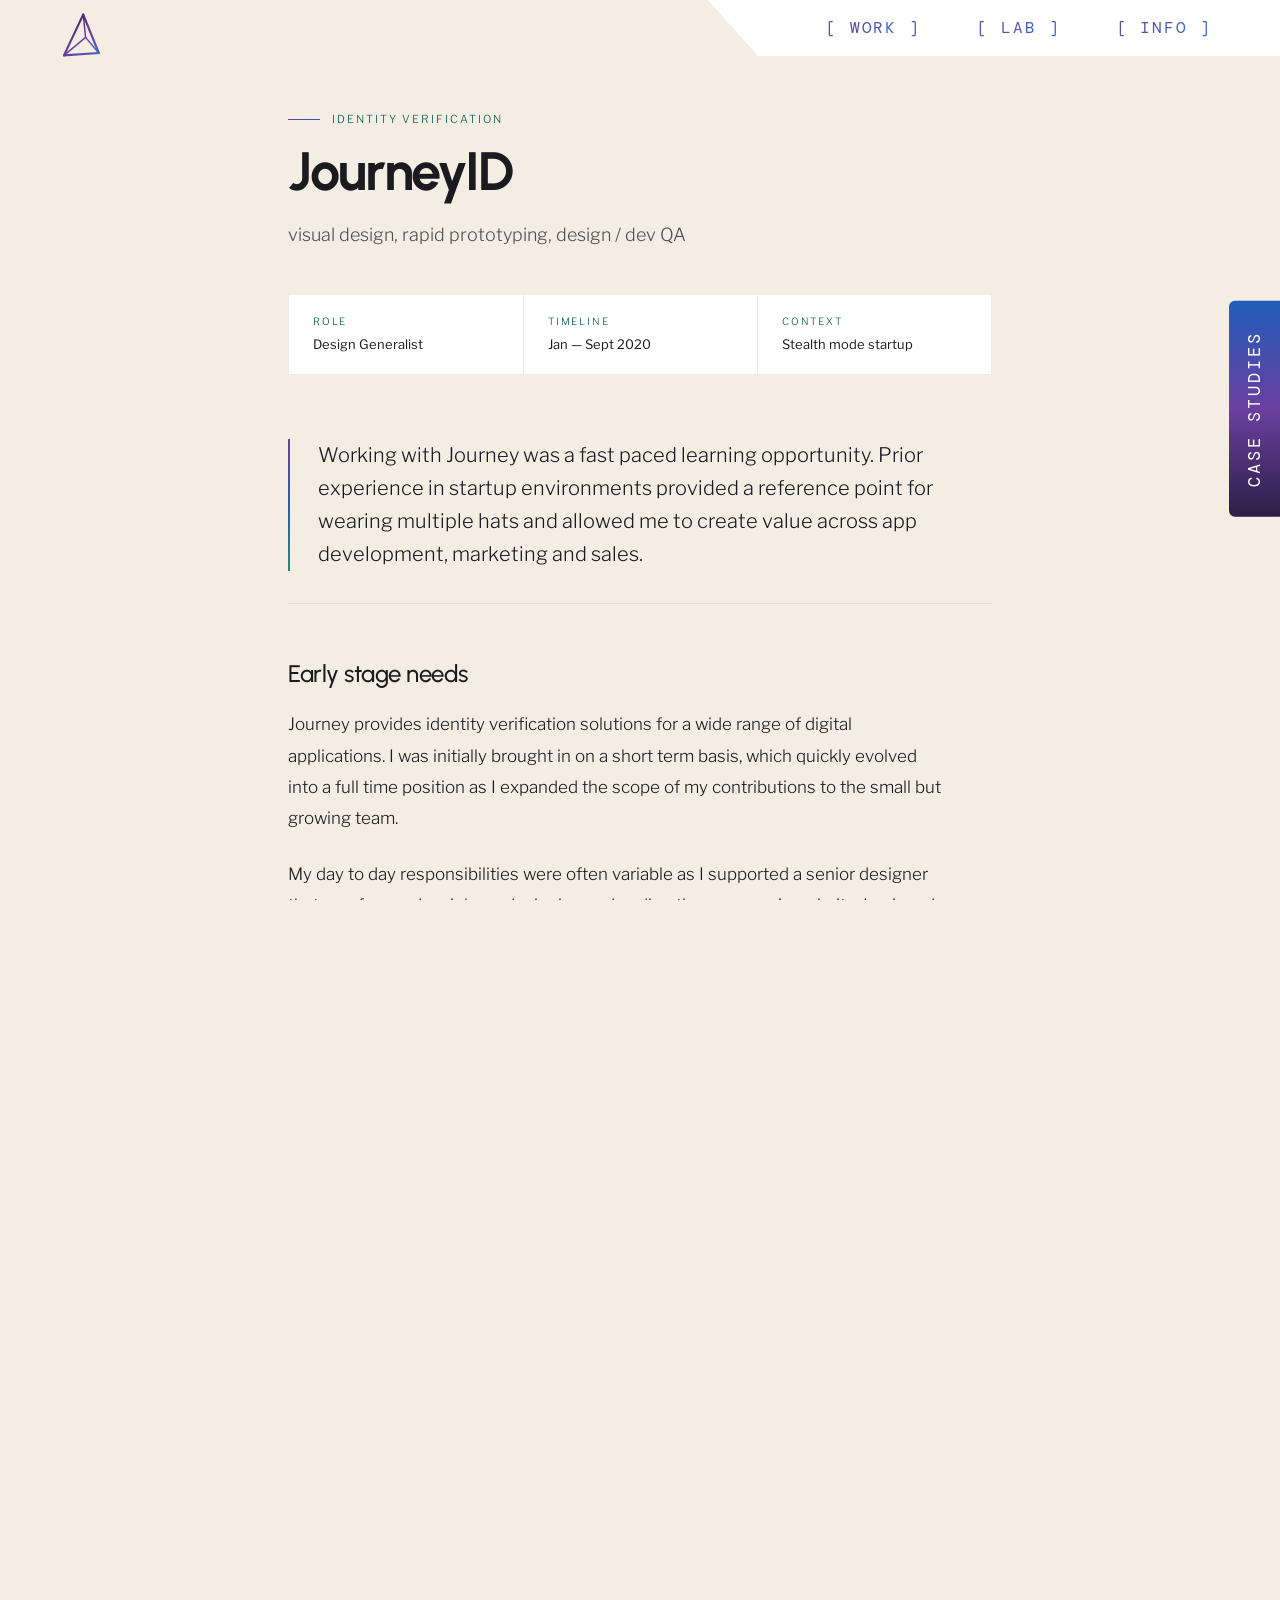
<file: work/journeyid/index.html>
<!DOCTYPE html>
<html lang="en">
<head>
<meta charset="UTF-8">
<meta name="viewport" content="width=device-width, initial-scale=1.0">
<title>JourneyID | Jeremy Magean</title>
<link rel="preconnect" href="https://fonts.googleapis.com">
<link href="https://fonts.googleapis.com/css2?family=DM+Sans:ital,wght@0,300;0,400;0,500;1,300;1,400;1,500&family=DM+Mono:wght@300;400&family=Libre+Franklin:ital,wght@0,300;0,400;0,500;1,400&family=Urbanist:wght@500;600;700;800&display=swap" rel="stylesheet">
<link rel="stylesheet" href="../../css/styles.css">
<link rel="icon" type="image/svg+xml" href="/favicon.svg">
<meta property="og:title" content="jeremymagean.com">
<meta property="og:description" content="Translating design intent into real world solutions.">
<meta property="og:image" content="https://jeremymagean.com/images/og-image.png">
<meta property="og:url" content="https://jeremymagean.com/work/journeyid/">
<meta property="og:type" content="website">
<meta name="twitter:card" content="summary_large_image">
<meta name="twitter:title" content="jeremymagean.com">
<meta name="twitter:description" content="Translating design intent into real world solutions.">
<meta name="twitter:image" content="https://jeremymagean.com/images/og-image.png">
<style>
html, body {
  font-family: var(--sans);
}

a.top-logo { text-decoration: none; }
a.top-logo:hover svg line { stroke: var(--ink); }

.deco { display: none; }

.cs-page {
  max-width: 800px;
  margin: 0 auto;
  padding: 112px 48px 96px;
}

/* Breadcrumb */
.breadcrumb {
  font-family: var(--mono);
  font-size: 11px;
  font-weight: 300;
  letter-spacing: 0.12em;
  text-transform: uppercase;
  color: var(--muted);
  margin-bottom: 56px;
  display: flex;
  align-items: center;
  gap: 10px;
}

.breadcrumb a {
  color: var(--muted);
  text-decoration: none;
  transition: color 0.2s;
}

.breadcrumb a:hover { color: var(--ink); }

.breadcrumb-sep { opacity: 0.5; }

/* Header */
.case-eyebrow {
  font-family: var(--mono);
  font-size: 11px;
  font-weight: 300;
  letter-spacing: 0.18em;
  text-transform: uppercase;
  color: var(--green);
  margin-bottom: 16px;
  display: flex;
  align-items: center;
  gap: 12px;
}

.case-eyebrow::before {
  content: '';
  display: block;
  width: 32px;
  height: 1px;
  background: linear-gradient(90deg, var(--violet), var(--blue));
}

.case-title {
  font-family: var(--sans);
  font-size: clamp(32px, 5vw, 54px);
  font-weight: 700;
  letter-spacing: -0.03em;
  line-height: 1.1;
  color: var(--ink);
  margin-bottom: 20px;
}

.case-subtitle {
  font-family: var(--sans);
  font-size: 18px;
  font-weight: 300;
  font-style: regular;
  color: var(--muted);
  margin-bottom: 44px;
  line-height: 1.6;
}

/* Metadata strip */
.meta-strip {
  display: grid;
  grid-template-columns: repeat(3, 1fr);
  background: white;
  border: 1px solid rgba(26,26,31,0.08);
  margin-bottom: 64px;
}

.meta-cell { padding: 20px 24px; }
.meta-cell + .meta-cell { border-left: 1px solid rgba(26,26,31,0.08); }

.meta-label {
  font-family: var(--mono);
  font-size: 10px;
  font-weight: 300;
  letter-spacing: 0.18em;
  text-transform: uppercase;
  color: var(--green);
  margin-bottom: 7px;
}

.meta-value {
  font-family: var(--sans);
  font-size: 13px;
  font-weight: 400;
  color: var(--ink);
  line-height: 1.55;
}

/* Blockquote */
.case-blockquote {
  font-family: var(--body);
  font-size: clamp(16px, 2vw, 20px);
  font-weight: 300;
  font-style: regular;
  color: var(--ink);
  line-height: 1.65;
  padding-left: 28px;
  border-left: 2px solid var(--violet);
  border-image: linear-gradient(180deg, var(--violet), var(--blue), var(--teal)) 1;
  margin-bottom: 32px;
}

/* Intro body */
.case-intro {
  font-family: var(--sans);
  font-size: 15px;
  font-weight: 300;
  color: var(--ink);
  line-height: 1.85;
  max-width: 660px;
  margin-bottom: 64px;
}

/* Divider */
.section-divider {
  width: 100%;
  height: 1px;
  background: rgba(26,26,31,0.08);
  margin-bottom: 56px;
}

/* Sections */
.case-section { margin-bottom: 64px; }

.case-section-heading {
  font-family: var(--sans);
  font-size: 24px;
  font-weight: 500;
  letter-spacing: -0.02em;
  line-height: 1.2;
  color: var(--ink);
  margin-bottom: 20px;
}

.case-subsection-heading {
  font-family: var(--sans);
  font-size: 16px;
  font-weight: 500;
  letter-spacing: -0.01em;
  line-height: 1.3;
  color: var(--ink);
  margin-top: 40px;
  margin-bottom: 16px;
  padding-top: 40px;
  border-top: 1px solid rgba(26,26,31,0.08);
}

.case-section p {
  font-family: var(--body);
  font-size: 17px;
  font-weight: 300;
  color: var(--ink);
  line-height: 1.85;
  max-width: 660px;
  margin-bottom: 24px;
}

/* Image placeholders */
.img-wrap { margin-top: 8px; margin-bottom: 8px; }

.img-portrait {
  max-height: 480px;
  width: auto;
  display: block;
  margin: 0 auto;
}

.img-row-5 {
  display: grid;
  grid-template-columns: repeat(5, 1fr);
  gap: 10px;
  margin-top: 8px;
  margin-bottom: 8px;
}

.img-row-5 img { width: 100%; display: block; }

.img-placeholder {
  width: 100%;
  aspect-ratio: 16 / 9;
  background: white;
  border: 1px solid rgba(26,26,31,0.08);
  display: flex;
  flex-direction: column;
  align-items: center;
  justify-content: center;
  gap: 10px;
}

.img-placeholder svg { opacity: 0.2; }

.img-caption {
  display: block;
  font-family: var(--sans);
  font-size: 13px;
  font-weight: 300;
  letter-spacing: 0.1em;
  text-transform: regular;
  color: var(--muted);
  margin-top: 14px;
  margin-bottom: 40px;
}

/* Before/after pair */
.img-pair {
  display: grid;
  grid-template-columns: 1fr 1fr;
  gap: 16px;
  margin-top: 8px;
  margin-bottom: 8px;
}

.img-pair .img-placeholder { aspect-ratio: 4 / 3; }

.img-pair-captions {
  display: grid;
  grid-template-columns: 1fr 1fr;
  gap: 16px;
  margin-bottom: 32px;
}

/* Closing thoughts */
.closing-block {
  background: linear-gradient(135deg, rgba(107,63,160,0.05), rgba(45,110,207,0.05));
  border: 1px solid rgba(107,63,160,0.12);
  padding: 40px 44px;
  margin-bottom: 64px;
}

.closing-label {
  font-family: var(--mono);
  font-size: 11px;
  font-weight: 300;
  letter-spacing: 0.18em;
  text-transform: uppercase;
  color: var(--violet);
  margin-bottom: 16px;
}

.closing-body {
  font-family: var(--sans);
  font-size: 16px;
  font-weight: 300;
  color: var(--ink);
  line-height: 1.85;
}

/* Footer nav */
.case-footer-nav {
  display: flex;
  justify-content: space-between;
  align-items: center;
  padding-top: 32px;
  border-top: 1px solid rgba(26,26,31,0.08);
}

.case-nav-link {
  font-family: var(--mono);
  font-size: 11px;
  font-weight: 300;
  letter-spacing: 0.12em;
  text-transform: uppercase;
  text-decoration: none;
  color: var(--muted);
  display: flex;
  align-items: center;
  gap: 10px;
  transition: color 0.2s;
}

.case-nav-link:hover { color: var(--ink); }
.case-nav-link.prev::before { content: '←'; font-family: var(--sans); font-size: 14px; }
.case-nav-link.next::after  { content: '→'; font-family: var(--sans); font-size: 14px; }

@media (max-width: 640px) {
  .cs-page { padding: 96px 24px 72px; }
  .meta-strip { grid-template-columns: 1fr; }
  .meta-cell + .meta-cell { border-left: none; border-top: 1px solid rgba(26,26,31,0.08); }
  .img-pair { grid-template-columns: 1fr; }
  .img-pair-captions { grid-template-columns: 1fr; }
  .closing-block { padding: 32px 28px; }
}
</style>
</head>
<body data-case="journeyid">

<a href="../../index.html" class="top-logo">
  <svg width="48" height="48" viewBox="0 0 40 40" fill="none" xmlns="http://www.w3.org/2000/svg">
    <defs>
      <linearGradient id="pyramidGrad" x1="0" y1="0" x2="40" y2="40" gradientUnits="userSpaceOnUse">
        <stop offset="0%" stop-color="#241840"/>
        <stop offset="55%" stop-color="#6b3fa0"/>
        <stop offset="100%" stop-color="#2d6ecf"/>
      </linearGradient>
    </defs>
    <line x1="21" y1="3"  x2="5"  y2="37" stroke="url(#pyramidGrad)" stroke-width="1.8" stroke-linecap="round"/>
    <line x1="21" y1="3"  x2="34" y2="35" stroke="url(#pyramidGrad)" stroke-width="1.8" stroke-linecap="round"/>
    <line x1="5"  y1="37" x2="34" y2="35" stroke="url(#pyramidGrad)" stroke-width="1.8" stroke-linecap="round"/>
    <line x1="21" y1="3"  x2="23" y2="22" stroke="url(#pyramidGrad)" stroke-width="1.2" stroke-linecap="round"/>
    <line x1="34" y1="35" x2="23" y2="22" stroke="url(#pyramidGrad)" stroke-width="1.2" stroke-linecap="round"/>
    <line x1="5"  y1="37" x2="23" y2="22" stroke="url(#pyramidGrad)" stroke-width="1.2" stroke-linecap="round"/>
  </svg>
</a>

<script>
  (function() {
   var parts = location.pathname.split('/').filter(function(s){ return s.length > 0 && s !== 'index.html'; });
var d = parts.length;
    var p = d > 0 ? Array(d).fill('..').join('/') + '/' : '';
    var el = document.currentScript;
    fetch(p + 'nav.html', { cache: 'no-cache' }).then(function(r){ return r.text(); }).then(function(html) {
      var tmp = document.createElement('div');
      tmp.innerHTML = html;
      tmp.querySelectorAll('a[href]').forEach(function(a) { a.setAttribute('href', p + a.getAttribute('href')); });
      var parent = el.parentNode;
      var codes = [];
      Array.from(tmp.childNodes).forEach(function(node) {
        if (node.nodeName === 'SCRIPT') { codes.push(node.textContent); }
        else { parent.insertBefore(node, el); }
      });
      parent.removeChild(el);
      codes.forEach(function(code) {
        var s = document.createElement('script');
        s.textContent = code;
        document.head.appendChild(s);
      });
    });
  })();
</script>

<div class="deco" aria-hidden="true">
  <svg viewBox="0 0 500 900" preserveAspectRatio="xMidYMid slice" fill="none" xmlns="http://www.w3.org/2000/svg">
    <circle cx="500" cy="396" r="90"  stroke="#b0a89e" stroke-width="0.5" opacity="0.55"/>
    <circle cx="500" cy="396" r="180" stroke="#b0a89e" stroke-width="0.5" opacity="0.42"/>
    <circle cx="500" cy="396" r="270" stroke="#b0a89e" stroke-width="0.5" opacity="0.30"/>
    <circle cx="500" cy="396" r="360" stroke="#b0a89e" stroke-width="0.5" opacity="0.22"/>
    <circle cx="500" cy="396" r="450" stroke="#b0a89e" stroke-width="0.5" opacity="0.15"/>
    <circle cx="500" cy="396" r="560" stroke="#b0a89e" stroke-width="0.5" opacity="0.09"/>
    <line x1="500" y1="396" x2="-20" y2="396" stroke="#b0a89e" stroke-width="0.5" opacity="0.30"/>
    <line x1="500" y1="396" x2="500" y2="-20" stroke="#b0a89e" stroke-width="0.5" opacity="0.25"/>
    <line x1="500" y1="396" x2="500" y2="920" stroke="#b0a89e" stroke-width="0.5" opacity="0.25"/>
    <line x1="500" y1="396" x2="-20" y2="780" stroke="#b0a89e" stroke-width="0.5" opacity="0.22"/>
    <line x1="500" y1="396" x2="-20" y2="10"  stroke="#b0a89e" stroke-width="0.5" opacity="0.18"/>
    <line x1="500" y1="396" x2="120" y2="920" stroke="#b0a89e" stroke-width="0.5" opacity="0.18"/>
  </svg>
</div>

<div class="cs-page">

  <header>
    <p class="case-eyebrow">Identity Verification</p>
    <h1 class="case-title">JourneyID</h1>
    <p class="case-subtitle">visual design, rapid prototyping, design / dev QA</p>
    <div class="meta-strip">
      <div class="meta-cell">
        <p class="meta-label">Role</p>
        <p class="meta-value">Design Generalist</p>
      </div>
      <div class="meta-cell">
        <p class="meta-label">Timeline</p>
        <p class="meta-value">Jan — Sept 2020</p>
      </div>
      <div class="meta-cell">
        <p class="meta-label">Context</p>
        <p class="meta-value">Stealth mode startup</p>
      </div>
    </div>
  </header>

  <blockquote class="case-blockquote">
    Working with Journey was a fast paced learning opportunity. Prior experience in startup environments provided a reference point for wearing multiple hats and allowed me to create value across app development, marketing and sales.
  </blockquote>

  <div class="section-divider"></div>

  <section class="case-section">
    <h2 class="case-section-heading">Early stage needs</h2>
    <p>
      Journey provides identity verification solutions for a wide range of digital applications. I was initially brought in on a short term basis, which quickly evolved into a full time position as I expanded the scope of my contributions to the small but growing team.
    </p>
    <p>
      My day to day responsibilities were often variable as I supported a senior designer that was focused mainly on designing and coding the company's website. I enjoyed the dynamic nature of my projects, which provided me a somewhat unconventional opportunity to refine skills across many disciplines with guidance from a more experienced teammate.
    </p>
   
  </section>

  <section class="case-section">
    <h2 class="case-section-heading">Identity verification app</h2>
    <p>
      Early on, I was tasked with improving two demo applications that were critical to telling the company's story to early investors. I updated flows based on user input and addressed bugs that were discovered in testing.
    </p>
    <p>
      A sponsored event provided real world feedback of early identity verification functionality. I also learned a bit about creating marketing collateral for the app stores.
    </p>
    
    <p>
      Considerations for multiple screen sizes had been overlooked across the board so I managed this aspect of the design process for several instances including the agent dashboard of Journey's proposed call center offering.
    </p>
    <div class="img-wrap">
      <img src="/images/casestudies/journeyid/J02.webp" alt="Agent dashboard — responsive design across screen sizes" style="width:100%;display:block;">
    </div>
    <br>
    <p>
      Along with identity verification, I focused on mobile app features for secure calls and seamless transfers supported by our backend technology.
    </p>
    <div class="img-row-5">
      <img src="/images/casestudies/journeyid/J03.webp" alt="Slide 1">
      <img src="/images/casestudies/journeyid/J04.webp" alt="Slide 2">
      <img src="/images/casestudies/journeyid/J05.webp" alt="Slide 3">
      <img src="/images/casestudies/journeyid/J06.webp" alt="Slide 4">
      <img src="/images/casestudies/journeyid/J07.webp" alt="Slide 5">
    </div>
  </section>

  <section class="case-section">
    <h2 class="case-section-heading">Telehealth iteration</h2>
    <p>
      After refining the banking and in person event check-in flows, I created a telehealth application leveraging similar patterns for identity verification while adding necessary functionality for appointment setting, video calling and payment.
    </p>
  <div class="img-row-5">
      <img src="/images/casestudies/journeyid/J08.webp" alt="Slide 1">
      <img src="/images/casestudies/journeyid/J09.webp" alt="Slide 2">
      <img src="/images/casestudies/journeyid/J10.webp" alt="Slide 3">
      <img src="/images/casestudies/journeyid/J11.webp" alt="Slide 4">
    </div>
    <h3 class="case-subsection-heading">Rapid prototyping</h3>
    <p>
      An ongoing element of my role was supporting the business development team with creating mockups for sales demos that mirrored company logos and branding. This often involved same day turnaround and honed my visual design skills for a variety of prospects and clients.
    </p>
      <div class="img-row-5">
      <img src="/images/casestudies/journeyid/J12.webp" alt="Slide 1">
      <img src="/images/casestudies/journeyid/J13.webp" alt="Slide 2">
      <img src="/images/casestudies/journeyid/J14.webp" alt="Slide 3">
      <img src="/images/casestudies/journeyid/J15.webp" alt="Slide 4">
    </div>
  </section>

  <div class="closing-block">
    <p class="closing-label">Takeaways</p>
    <p class="closing-body">
      My time at Journey provided a valuable contrast to the structured design process that I experienced interning at Flytedesk. The constant shifting of context across projects allowed me to expand my skillset in a relatively short period of time, and ultimately helped me appreciate benefits of a more methodical approach to design, which was absent - often by necessity - in this particular work environment.
    </p>
  </div>

  <nav class="case-footer-nav">
    <a href="../nexthealth-technologies/index.html" class="case-nav-link prev">Previous</a>
    <a href="../flytedesk/index.html" class="case-nav-link next">Next</a>
  </nav>

</div>

<script src="../../js/main.js" defer></script>
</body>
</html>
</file>
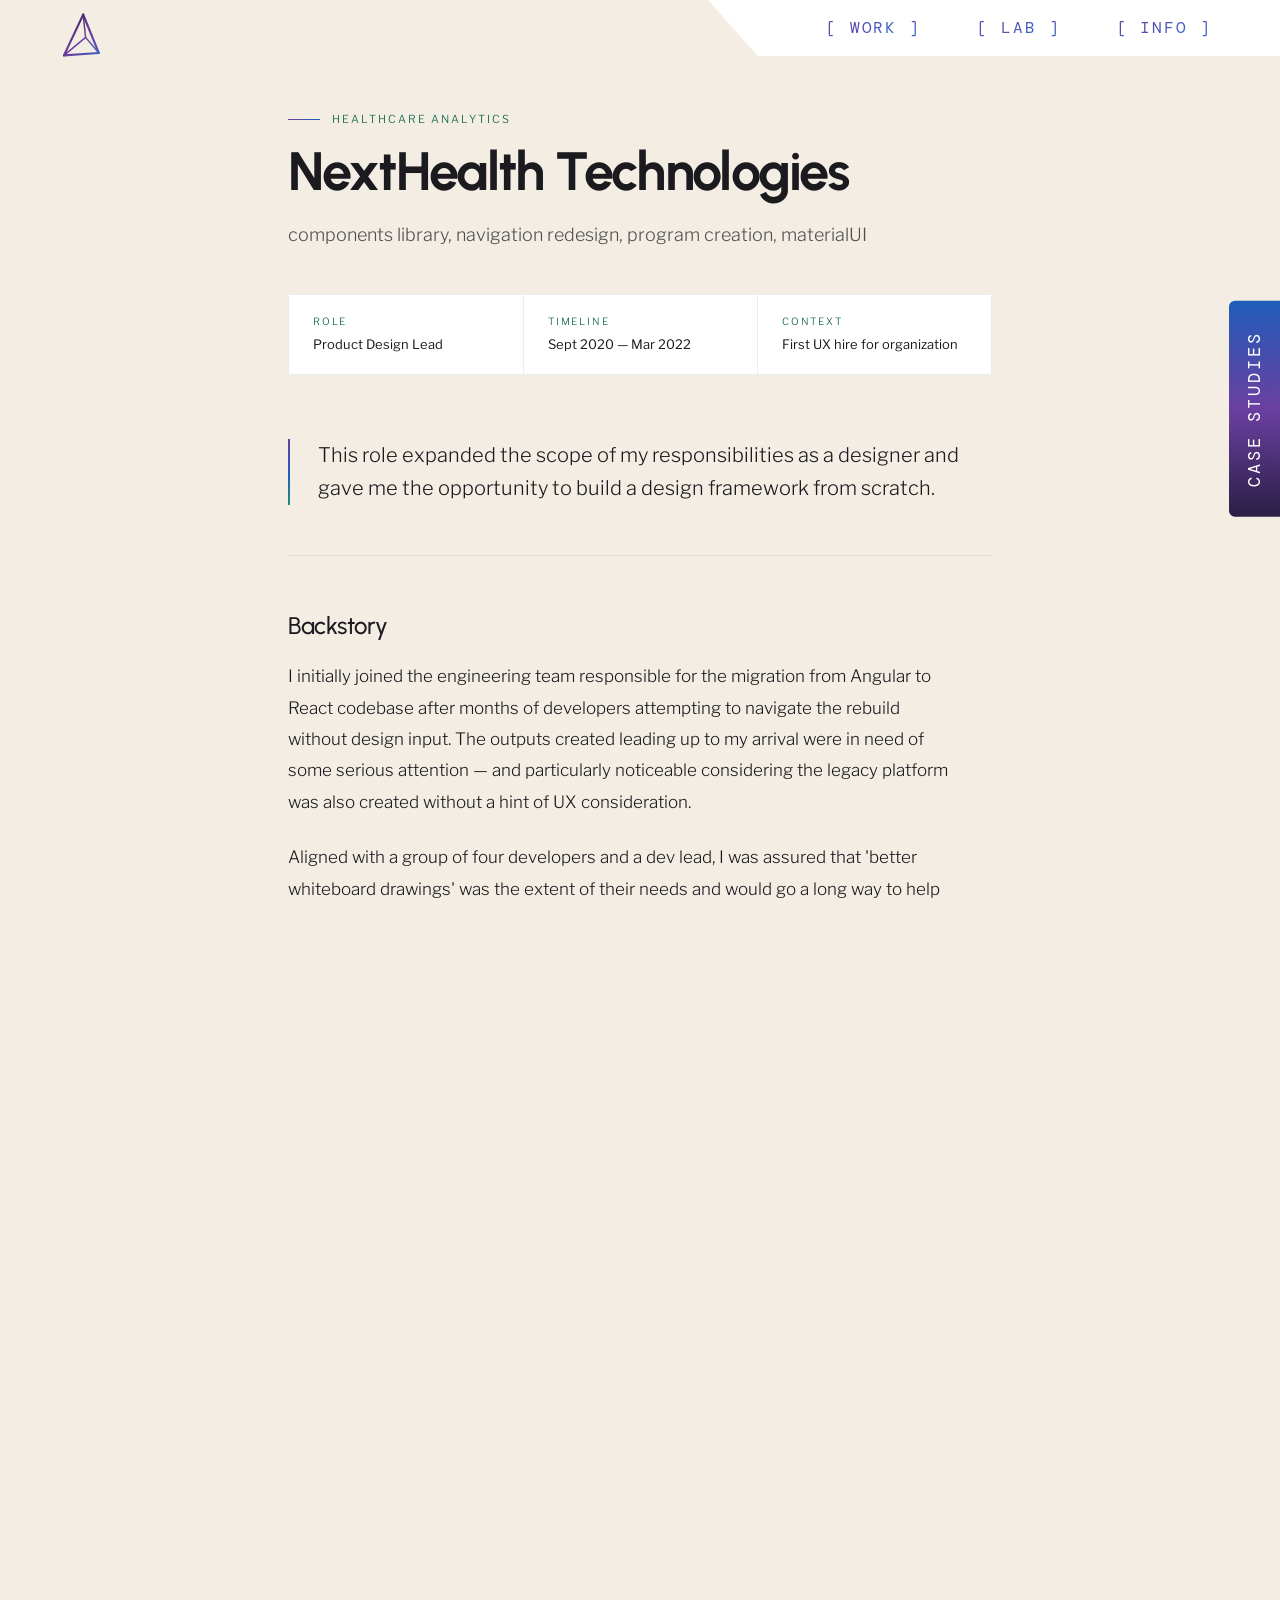
<file: work/nexthealth-technologies/index.html>
<!DOCTYPE html>
<html lang="en">
<head>
<meta charset="UTF-8">
<meta name="viewport" content="width=device-width, initial-scale=1.0">
<title>NextHealth Technologies | Jeremy Magean</title>
<link rel="preconnect" href="https://fonts.googleapis.com">
<link href="https://fonts.googleapis.com/css2?family=DM+Sans:ital,wght@0,300;0,400;0,500;1,300;1,400;1,500&family=DM+Mono:wght@300;400&family=Libre+Franklin:ital,wght@0,300;0,400;0,500;1,400&family=Urbanist:wght@500;600;700;800&display=swap" rel="stylesheet">
<link rel="stylesheet" href="../../css/styles.css">
<link rel="icon" type="image/svg+xml" href="/favicon.svg">
<meta property="og:title" content="jeremymagean.com">
<meta property="og:description" content="Translating design intent into real world solutions.">
<meta property="og:image" content="https://jeremymagean.com/images/og-image.png">
<meta property="og:url" content="https://jeremymagean.com/work/nexthealth-technologies/">
<meta property="og:type" content="website">
<meta name="twitter:card" content="summary_large_image">
<meta name="twitter:title" content="jeremymagean.com">
<meta name="twitter:description" content="Translating design intent into real world solutions.">
<meta name="twitter:image" content="https://jeremymagean.com/images/og-image.png">
<style>
html, body {
  font-family: libre-franklin, sans-serif;
}

a.top-logo { text-decoration: none; }
a.top-logo:hover svg line { stroke: var(--ink); }

.deco { display: none; }

.cs-page {
  max-width: 800px;
  margin: 0 auto;
  padding: 112px 48px 96px;
}

/* Breadcrumb */
.breadcrumb {
  font-family: var(--mono);
  font-size: 11px;
  font-weight: 300;
  letter-spacing: 0.12em;
  text-transform: uppercase;
  color: var(--muted);
  margin-bottom: 56px;
  display: flex;
  align-items: center;
  gap: 10px;
}

.breadcrumb a {
  color: var(--muted);
  text-decoration: none;
  transition: color 0.2s;
}

.breadcrumb a:hover { color: var(--ink); }

.breadcrumb-sep { opacity: 0.5; }

/* Header */
.case-eyebrow {
  font-family: var(--mono);
  font-size: 11px;
  font-weight: 300;
  letter-spacing: 0.18em;
  text-transform: uppercase;
  color: var(--green);
  margin-bottom: 16px;
  display: flex;
  align-items: center;
  gap: 12px;
}

.case-eyebrow::before {
  content: '';
  display: block;
  width: 32px;
  height: 1px;
  background: linear-gradient(90deg, var(--violet), var(--blue));
}

.case-title {
  font-family: var(--sans);
  font-size: clamp(32px, 5vw, 54px);
  font-weight: 700;
  letter-spacing: -0.03em;
  line-height: 1.1;
  color: var(--ink);
  margin-bottom: 20px;
}

.case-subtitle {
  font-family: var(--sans);
  font-size: 18px;
  font-weight: 300;
  font-style: regular;
  color: var(--muted);
  margin-bottom: 44px;
  line-height: 1.6;
}

/* Metadata strip */
.meta-strip {
  display: grid;
  grid-template-columns: repeat(3, 1fr);
  background: white;
  border: 1px solid rgba(26,26,31,0.08);
  margin-bottom: 64px;
}

.meta-cell { padding: 20px 24px; }
.meta-cell + .meta-cell { border-left: 1px solid rgba(26,26,31,0.08); }

.meta-label {
  font-family: var(--mono);
  font-size: 10px;
  font-weight: 300;
  letter-spacing: 0.18em;
  text-transform: uppercase;
  color: var(--green);
  margin-bottom: 7px;
}

.meta-value {
  font-family: var(--sans);
  font-size: 13px;
  font-weight: 400;
  color: var(--ink);
  line-height: 1.55;
}

/* Blockquote */
.case-blockquote {
  font-family: var(--body);
  font-size: clamp(16px, 2vw, 20px);
  font-weight: 300;
  font-style: regular;
  color: var(--ink);
  line-height: 1.65;
  padding-left: 28px;
  border-left: 2px solid var(--violet);
  border-image: linear-gradient(180deg, var(--violet), var(--blue), var(--teal)) 1;
  margin-bottom: 32px;
}

/* Intro body */
.case-intro {
  font-family: var(--sans);
  font-size: 15px;
  font-weight: 300;
  color: var(--ink);
  line-height: 1.85;
  max-width: 660px;
  margin-bottom: 64px;
}

/* Divider */
.section-divider {
  width: 100%;
  height: 1px;
  background: rgba(26,26,31,0.08);
  margin-bottom: 56px;
}

/* Sections */
.case-section { margin-bottom: 64px; }

.case-section-heading {
  font-family: var(--sans);
  font-size: 24px;
  font-weight: 500;
  letter-spacing: -0.02em;
  line-height: 1.2;
  color: var(--ink);
  margin-bottom: 20px;
}

.case-section p {
  font-family: var(--body);
  font-size: 17px;
  font-weight: 300;
  color: var(--ink);
  line-height: 1.85;
  max-width: 660px;
  margin-bottom: 24px;
}

/* Image placeholders */
.img-wrap { margin-top: 8px; margin-bottom: 8px; }

.img-placeholder {
  width: 100%;
  aspect-ratio: 16 / 9;
  background: white;
  border: 1px solid rgba(26,26,31,0.08);
  display: flex;
  align-items: center;
  justify-content: center;
}

.img-placeholder svg { opacity: 0.2; }

.img-caption {
  display: block;
  font-family: var(--sans);
  font-size: 13px;
  font-weight: 300;
  letter-spacing: 0.1em;
  text-transform: regular;
  color: var(--muted);
  margin-top: 14px;
  margin-bottom: 40px;
}

/* Before/after pair */
.img-pair {
  display: grid;
  grid-template-columns: 1fr 1fr;
  gap: 16px;
  margin-top: 8px;
  margin-bottom: 8px;
}

.img-pair .img-placeholder { aspect-ratio: 4 / 3; }

.img-pair-captions {
  display: grid;
  grid-template-columns: 1fr 1fr;
  gap: 16px;
  margin-bottom: 32px;
}

/* Closing thoughts */
.closing-block {
  background: linear-gradient(135deg, rgba(107,63,160,0.05), rgba(45,110,207,0.05));
  border: 1px solid rgba(107,63,160,0.12);
  padding: 40px 44px;
  margin-bottom: 64px;
}

.closing-label {
  font-family: var(--mono);
  font-size: 11px;
  font-weight: 300;
  letter-spacing: 0.18em;
  text-transform: uppercase;
  color: var(--violet);
  margin-bottom: 16px;
}

.closing-body {
  font-family: var(--sans);
  font-size: 16px;
  font-weight: 300;
  color: var(--ink);
  line-height: 1.85;
}

/* Footer nav */
.case-footer-nav {
  display: flex;
  justify-content: space-between;
  align-items: center;
  padding-top: 32px;
  border-top: 1px solid rgba(26,26,31,0.08);
}

.case-nav-link {
  font-family: var(--mono);
  font-size: 11px;
  font-weight: 300;
  letter-spacing: 0.12em;
  text-transform: uppercase;
  text-decoration: none;
  color: var(--muted);
  display: flex;
  align-items: center;
  gap: 10px;
  transition: color 0.2s;
}

.case-nav-link:hover { color: var(--ink); }
.case-nav-link.prev::before { content: '←'; font-family: var(--sans); font-size: 14px; }
.case-nav-link.next::after  { content: '→'; font-family: var(--sans); font-size: 14px; }

@media (max-width: 640px) {
  .cs-page { padding: 96px 24px 72px; }
  .meta-strip { grid-template-columns: 1fr; }
  .meta-cell + .meta-cell { border-left: none; border-top: 1px solid rgba(26,26,31,0.08); }
  .img-pair { grid-template-columns: 1fr; }
  .img-pair-captions { grid-template-columns: 1fr; }
  .closing-block { padding: 32px 28px; }
}
</style>
</head>
<body data-case="nexthealth-technologies">

<a href="../../index.html" class="top-logo">
  <svg width="48" height="48" viewBox="0 0 40 40" fill="none" xmlns="http://www.w3.org/2000/svg">
    <defs>
      <linearGradient id="pyramidGrad" x1="0" y1="0" x2="40" y2="40" gradientUnits="userSpaceOnUse">
        <stop offset="0%" stop-color="#241840"/>
        <stop offset="55%" stop-color="#6b3fa0"/>
        <stop offset="100%" stop-color="#2d6ecf"/>
      </linearGradient>
    </defs>
    <line x1="21" y1="3"  x2="5"  y2="37" stroke="url(#pyramidGrad)" stroke-width="1.8" stroke-linecap="round"/>
    <line x1="21" y1="3"  x2="34" y2="35" stroke="url(#pyramidGrad)" stroke-width="1.8" stroke-linecap="round"/>
    <line x1="5"  y1="37" x2="34" y2="35" stroke="url(#pyramidGrad)" stroke-width="1.8" stroke-linecap="round"/>
    <line x1="21" y1="3"  x2="23" y2="22" stroke="url(#pyramidGrad)" stroke-width="1.2" stroke-linecap="round"/>
    <line x1="34" y1="35" x2="23" y2="22" stroke="url(#pyramidGrad)" stroke-width="1.2" stroke-linecap="round"/>
    <line x1="5"  y1="37" x2="23" y2="22" stroke="url(#pyramidGrad)" stroke-width="1.2" stroke-linecap="round"/>
  </svg>
</a>

<script>
  (function() {
    var parts = location.pathname.split('/').filter(function(s){ return s.length > 0 && s !== 'index.html'; });
var d = parts.length;
    var p = d > 0 ? Array(d).fill('..').join('/') + '/' : '';
    var el = document.currentScript;
    fetch(p + 'nav.html', { cache: 'no-cache' }).then(function(r){ return r.text(); }).then(function(html) {
      var tmp = document.createElement('div');
      tmp.innerHTML = html;
      tmp.querySelectorAll('a[href]').forEach(function(a) { a.setAttribute('href', p + a.getAttribute('href')); });
      var parent = el.parentNode;
      var codes = [];
      Array.from(tmp.childNodes).forEach(function(node) {
        if (node.nodeName === 'SCRIPT') { codes.push(node.textContent); }
        else { parent.insertBefore(node, el); }
      });
      parent.removeChild(el);
      codes.forEach(function(code) {
        var s = document.createElement('script');
        s.textContent = code;
        document.head.appendChild(s);
      });
    });
  })();
</script>

<div class="deco" aria-hidden="true">
  <svg viewBox="0 0 500 900" preserveAspectRatio="xMidYMid slice" fill="none" xmlns="http://www.w3.org/2000/svg">
    <circle cx="500" cy="396" r="90"  stroke="#b0a89e" stroke-width="0.5" opacity="0.55"/>
    <circle cx="500" cy="396" r="180" stroke="#b0a89e" stroke-width="0.5" opacity="0.42"/>
    <circle cx="500" cy="396" r="270" stroke="#b0a89e" stroke-width="0.5" opacity="0.30"/>
    <circle cx="500" cy="396" r="360" stroke="#b0a89e" stroke-width="0.5" opacity="0.22"/>
    <circle cx="500" cy="396" r="450" stroke="#b0a89e" stroke-width="0.5" opacity="0.15"/>
    <circle cx="500" cy="396" r="560" stroke="#b0a89e" stroke-width="0.5" opacity="0.09"/>
    <line x1="500" y1="396" x2="-20" y2="396" stroke="#b0a89e" stroke-width="0.5" opacity="0.30"/>
    <line x1="500" y1="396" x2="500" y2="-20" stroke="#b0a89e" stroke-width="0.5" opacity="0.25"/>
    <line x1="500" y1="396" x2="500" y2="920" stroke="#b0a89e" stroke-width="0.5" opacity="0.25"/>
    <line x1="500" y1="396" x2="-20" y2="780" stroke="#b0a89e" stroke-width="0.5" opacity="0.22"/>
    <line x1="500" y1="396" x2="-20" y2="10"  stroke="#b0a89e" stroke-width="0.5" opacity="0.18"/>
    <line x1="500" y1="396" x2="120" y2="920" stroke="#b0a89e" stroke-width="0.5" opacity="0.18"/>
  </svg>
</div>

<div class="cs-page">

  <header>
    <p class="case-eyebrow">Healthcare Analytics</p>
    <h1 class="case-title">NextHealth Technologies</h1>
    <p class="case-subtitle">components library, navigation redesign, program creation, materialUI</p>
    <div class="meta-strip">
      <div class="meta-cell">
        <p class="meta-label">Role</p>
        <p class="meta-value">Product Design Lead</p>
      </div>
      <div class="meta-cell">
        <p class="meta-label">Timeline</p>
        <p class="meta-value">Sept 2020 — Mar 2022</p>
      </div>
      <div class="meta-cell">
        <p class="meta-label">Context</p>
        <p class="meta-value">First UX hire for organization</p>
      </div>
    </div>
  </header>

  <blockquote class="case-blockquote">
    This role expanded the scope of my responsibilities as a designer and gave me the opportunity to build a design framework from scratch.
  </blockquote>
  <br>
  

  <div class="section-divider"></div>

  <section class="case-section">
    <h2 class="case-section-heading">Backstory</h2>
    <p>
      I initially joined the engineering team responsible for the migration from Angular to React codebase after months of developers attempting to navigate the rebuild without design input. The outputs created leading up to my arrival were in need of some serious attention — and particularly noticeable considering the legacy platform was also created without a hint of UX consideration.
    </p>
    <p>
      Aligned with a group of four developers and a dev lead, I was assured that 'better whiteboard drawings' was the extent of their needs and would go a long way to help steer things in the right direction.
    </p>
  </section>

  <section class="case-section">
    <h2 class="case-section-heading">Initial assessment</h2>
    <p>
      In my first weeks on the team, I scheduled time with members of the team across all departments intending to create a list of high value items based on those conversations. Themes emerged and I created a prioritized list to review my team's dev lead along with the product team.
    </p>
    <p>— Consistent UI patterns to replace bandaid fixes for one-off client/prospect requests (in several instances the same functionality existed in multiple locations in the legacy platform)</p>
    <p>— Platform Navigation Redesign</p>
    <p>— Dashboard, charting library and rule builder integrations</p>
    <p>— Customer feature request backlog (ongoing)</p>
    
    <br>
    <br>
    <h2 class="case-section-heading">Addressing the platform UI</h2>
    <p>
      Highlighting the many pitfalls of the whiteboard sketch handoff to dev approach in the Angular platform, I made a case for standardizing on Figma and creating a components library to enhance consistency across the new platform, focusing on how this would also help to increase the velocity of the newly formed Denver-based React dev team.
    </p>
    <p>
      My approach was based on creating simple reusable patterns for the team to adopt. As soon as the general layout for my first large scale undertaking was defined, I began creating and testing medium fidelity mockups with a handful of engaged customers to better define the flow of the single scrolling form that would replace the multi-step wizard style modal that was creating the most issues for users on the legacy platform.
    </p>
    <br>
    <div class="img-wrap">
      <img src="/images/casestudies/nexthealth-technologies/NHT01.webp" alt="Legacy patterns like these were common and proved difficult to navigate — often preventing users from saving their place during multistep modals." style="width:100%;display:block;">
      <span class="img-caption">Legacy patterns like these were common and lacked autosave functionality in multistep modals.</span>
    </div>
    <p>
      I mapped complex user flows and simplified when possible, which helped to highlight the cascading effects of user decisions higher in the form. This exercise created alignment as to the ordering of components within the form, leading to an intuitive flow within the form based on user testing.
    </p>
    <p>
      With increasing momentum on the React team and better alignment cross-functionally with the product team, I gathered support to adopt a MaterialUI components library to further increase dev velocity and integrate more flexible options for responsive tables and charts. I created a condensed version of the library as a style guide reference to increase familiarity within product and dev after making the shift.
    </p>
  </section>

  <section class="case-section">
    <h2 class="case-section-heading">Navigating platform navigation</h2>
    <p>
      The overall layout of the legacy platform left much to be desired by our highly technical and savvy user base. Unexpected team turnover in the early part of 2021 left me working closely with c-level execs to determine priorities based on a long list of navigation improvements requested by users.
    </p>
    <p>
      I advocated for a side navigation layout to compliment and simplify the basic top navigation that had created confusion across all user types in Angular. This lefthand panel resolved high priority issues and received positive feedback from the internal customer support team during initial testing. Depending on which aspect of the platform was being accessed, users benefited from an improved search experience, a jumping off point for creating new programs, and a simple option for adding paid modules.
    </p>
    <br>
    <div class="img-wrap">
      <img src="/images/casestudies/nexthealth-technologies/NHT02.webp" alt="Navigation architecture — before and after restructure" style="width:100%;display:block;">
    </div>
    <br>
    <br>
    <p>
      A simplified version of the existing navigation served as an interim solution based on dev constraints and provided an opportunity for me to leverage the benefits of prototyping natively in Figma.
    </p>
      <br>
      
    <div class="img-wrap">
      <img src="/images/casestudies/nexthealth-technologies/NHT03.webp" alt="Navigation architecture — before and after restructure" style="width:100%;display:block;">
    </div>
    <br>
    <p>
      Hover states and dropdown menu orientation was specified in detail as a prototype to help developers understand constraints that may have otherwise been lost in the Jira ticket acceptance criteria. I also adopted an approach that I discovered in a particularly inspiring blog post to help guide developers with pixel-level layout guidelines which dramatically increased accuracy in QA.
    </p>
    <br>
     <div class="img-wrap">
      <img src="/images/casestudies/nexthealth-technologies/NHT04.webp" alt="Navigation architecture — before and after restructure" style="width:100%;display:block;">
    </div>
    <br>
  </section>

  <section class="case-section">
    <h2 class="case-section-heading">Reusable patterns</h2>
    <p>
      As the team focused on setting up the initial structure of the scrolling form layout, I shifted my focus onto other aspects of the platform that had the potential to leverage similar patterns.
    </p>
     <div class="img-wrap">
      <img src="/images/casestudies/nexthealth-technologies/NHT05.webp" alt="Navigation architecture — before and after restructure" style="width:100%;display:block;">
    </div>
    <br>
    <p>
      Programs, Goals, and Segments all related to a specific ecosystem within the platform so I reused the general MUI patterns in each case to cover the needs of the specific user flow while building familiarity with similar layouts in each case.
    </p>
    <p>
      Dynamic tables were another focal point, allowing users to view critical data at a glance while also serving as a launching off point for adding and editing content related to the view.
    </p>
      <div class="img-wrap">
      <img src="/images/casestudies/nexthealth-technologies/NHT06.webp" alt="Navigation architecture — before and after restructure" style="width:100%;display:block;">
    </div>
    <br>
    <p>
      As must-have features were delivered and QA tested, the need for additional actions — specifically the ability to save a draft version of a program — became apparent and were added to the design based on the initial patterns I created. Some refinement on button text was necessary to prevent confusion, standardizing on 'Activate Program' 'Save Draft' and 'Cancel' to provide more differentiation than the old Save and Activate/Cancel model.
    </p>
   
    <p>
      The addition of an actions bar served to clean up old patterns (where buttons were often hidden at the bottom of a page) providing the user with constant visibility as to any actions available to be taken, regardless of scroll position on longer tasks.
    </p>
    <br>
      <div class="img-wrap">
      <img src="/images/casestudies/nexthealth-technologies/NHT07.webp" alt="Navigation architecture — before and after restructure" style="width:100%;display:block;">
    </div>
  </section>

  <div class="closing-block">
    <p class="closing-label">Closing thoughts</p>
    <p class="closing-body">
      My time at the company highlighted the importance of effective communication within teams and across departments. This was my first experience onboarding into a new role in a fully remote work environment, and I also gained valuable experience working with teams of developers based on other continents.<br><br>I often relied on previous experience in order to sell the value of ideas that were worthwhile/necessary but impacted feature delivery dates — this was a constant balancing act between engineering and our broader business commitments. I always made an effort to consider both when presenting ideas to product-focused decision makers, and will be interested to see how the final product direction impacts the arc of the company's success in the coming months and years.
    </p>
  </div>

  <nav class="case-footer-nav">
    <a href="../wowza-video/index.html" class="case-nav-link prev">Previous</a>
    <a href="../journeyid/index.html" class="case-nav-link next">Next</a>
  </nav>

</div>

<script src="../../js/main.js" defer></script>
</body>
</html>
</file>
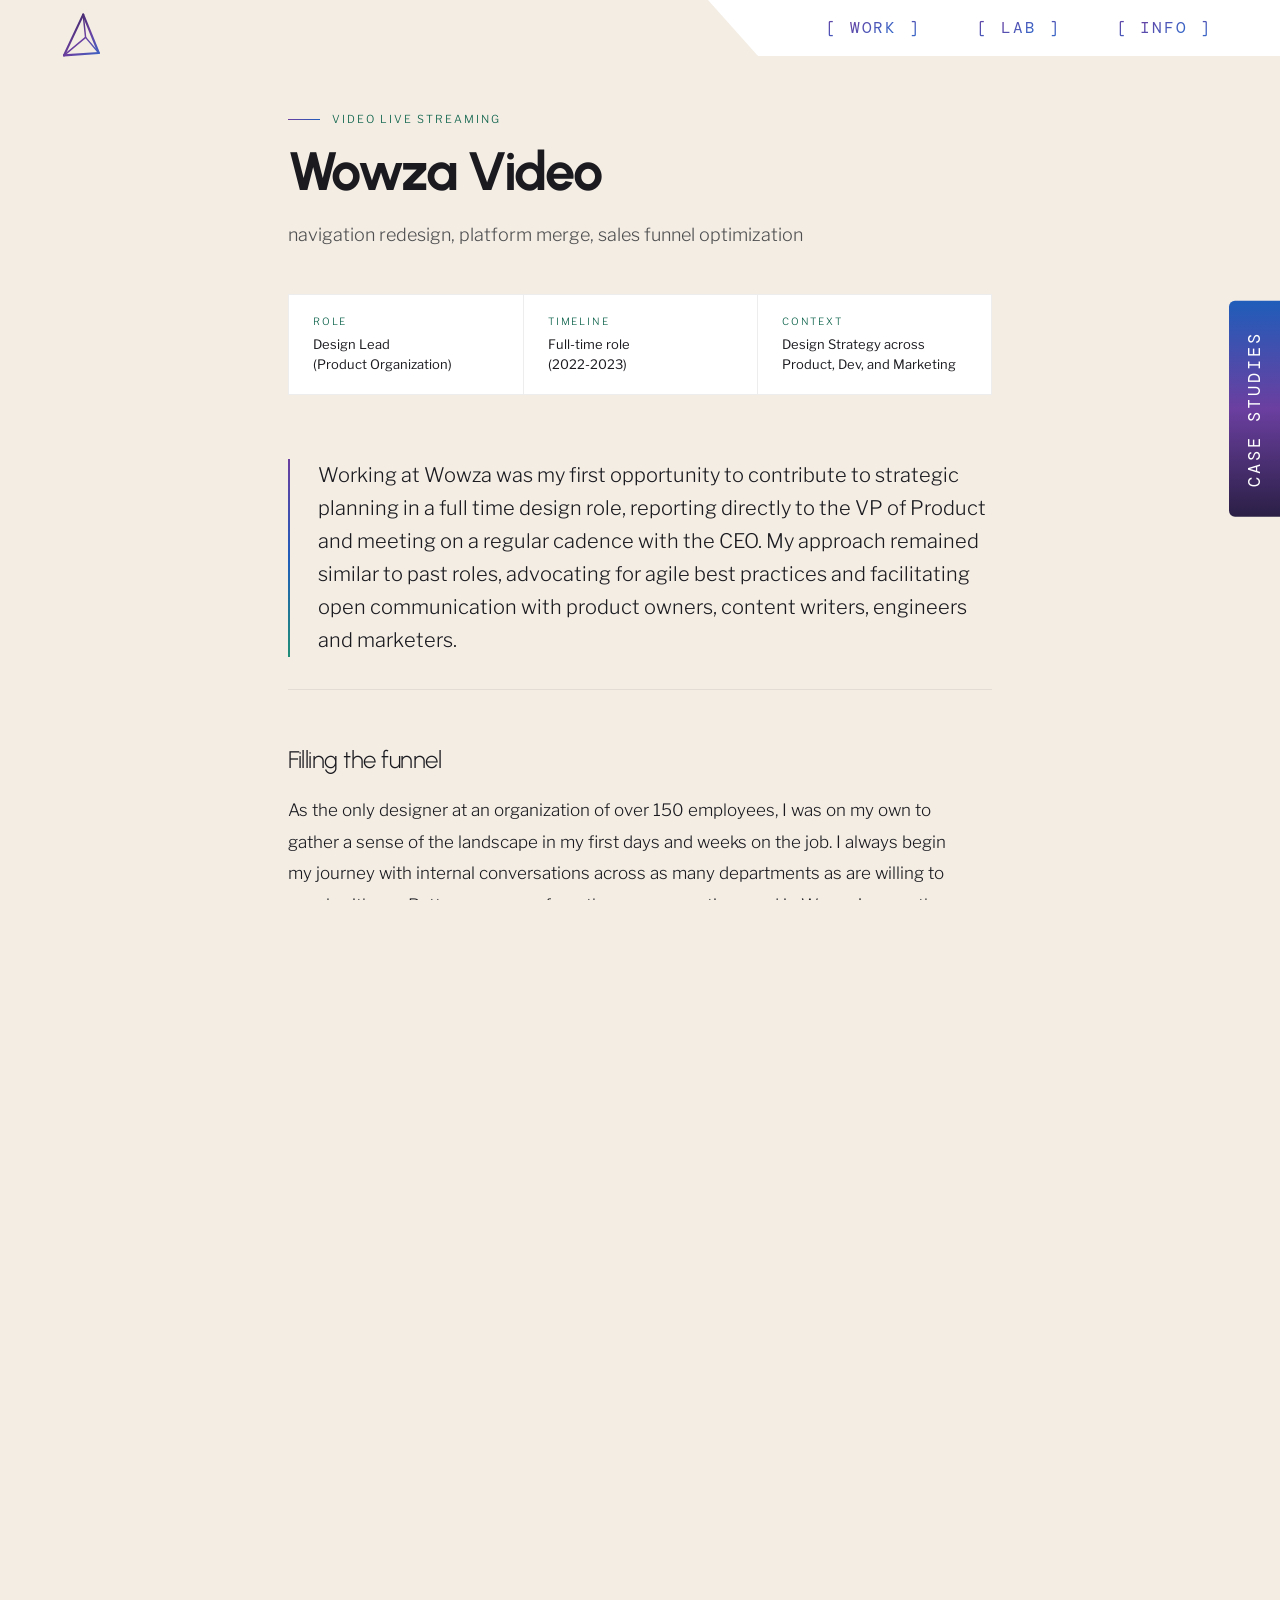
<file: work/wowza-video/index.html>
<!DOCTYPE html>
<html lang="en">
<head>
<meta charset="UTF-8">
<meta name="viewport" content="width=device-width, initial-scale=1.0">
<title>Wowza Video | Jeremy Magean</title>
<link rel="preconnect" href="https://fonts.googleapis.com">
<link href="https://fonts.googleapis.com/css2?family=DM+Sans:ital,wght@0,300;0,400;0,500;1,300;1,400;1,500&family=DM+Mono:wght@300;400&family=Libre+Franklin:ital,wght@0,300;0,400;0,500;1,400&family=Urbanist:wght@500;600;700;800&display=swap" rel="stylesheet">
<link rel="stylesheet" href="../../css/styles.css">
<link rel="icon" type="image/svg+xml" href="/favicon.svg">
<meta property="og:title" content="jeremymagean.com">
<meta property="og:description" content="Translating design intent into real world solutions.">
<meta property="og:image" content="https://jeremymagean.com/images/og-image.png">
<meta property="og:url" content="https://jeremymagean.com/work/wowza-video/">
<meta property="og:type" content="website">
<meta name="twitter:card" content="summary_large_image">
<meta name="twitter:title" content="jeremymagean.com">
<meta name="twitter:description" content="Translating design intent into real world solutions.">
<meta name="twitter:image" content="https://jeremymagean.com/images/og-image.png">
<style>
html, body {
  font-family: var(--sans);
}

a.top-logo { text-decoration: none; }
a.top-logo:hover svg line { stroke: var(--ink); }

.deco { display: none; }

.cs-page {
  max-width: 800px;
  margin: 0 auto;
  padding: 112px 48px 96px;
}

/* Breadcrumb */
.breadcrumb {
  font-family: var(--mono);
  font-size: 11px;
  font-weight: 300;
  letter-spacing: 0.12em;
  text-transform: uppercase;
  color: var(--muted);
  margin-bottom: 56px;
  display: flex;
  align-items: center;
  gap: 10px;
}

.breadcrumb a {
  color: var(--muted);
  text-decoration: none;
  transition: color 0.2s;
}

.breadcrumb a:hover { color: var(--ink); }

.breadcrumb-sep { opacity: 0.5; }

/* Header */
.case-eyebrow {
  font-family: var(--mono);
  font-size: 11px;
  font-weight: 300;
  letter-spacing: 0.18em;
  text-transform: uppercase;
  color: var(--green);
  margin-bottom: 16px;
  display: flex;
  align-items: center;
  gap: 12px;
}

.case-eyebrow::before {
  content: '';
  display: block;
  width: 32px;
  height: 1px;
  background: linear-gradient(90deg, var(--violet), var(--blue));
}

.case-title {
  font-family: var(--sans);
  font-size: clamp(32px, 5vw, 54px);
  font-weight: 700;
  letter-spacing: -0.03em;
  line-height: 1.1;
  color: var(--ink);
  margin-bottom: 20px;
}

.case-subtitle {
  font-family: var(--sans);
  font-size: 18px;
  font-weight: 300;
  font-style: itaregularlic;
  color: var(--muted);
  margin-bottom: 44px;
  line-height: 1.6;
}

/* Metadata strip */
.meta-strip {
  display: grid;
  grid-template-columns: repeat(3, 1fr);
  background: white;
  border: 1px solid rgba(26,26,31,0.08);
  margin-bottom: 64px;
}

.meta-cell { padding: 20px 24px; }
.meta-cell + .meta-cell { border-left: 1px solid rgba(26,26,31,0.08); }

.meta-label {
  font-family: var(--mono);
  font-size: 10px;
  font-weight: 300;
  letter-spacing: 0.18em;
  text-transform: uppercase;
  color: var(--green);
  margin-bottom: 7px;
}

.meta-value {
  font-family: var(--sans);
  font-size: 13px;
  font-weight: 400;
  color: var(--ink);
  line-height: 1.55;
}

/* Blockquote */
.case-blockquote {
  font-family: var(--body);
  font-size: clamp(16px, 2vw, 20px);
  font-weight: 300;
  font-style: regular;
  color: var(--ink);
  line-height: 1.65;
  padding-left: 28px;
  border-left: 2px solid var(--violet);
  border-image: linear-gradient(180deg, var(--violet), var(--blue), var(--teal)) 1;
  margin-bottom: 32px;
}

/* Intro body */
.case-intro {
  font-family: var(--sans);
  font-size: 15px;
  font-weight: 300;
  color: var(--ink);
  line-height: 1.85;
  max-width: 660px;
  margin-bottom: 64px;
}

/* Divider */
.section-divider {
  width: 100%;
  height: 1px;
  background: rgba(26,26,31,0.08);
  margin-bottom: 56px;
}

/* Sections */
.case-section { margin-bottom: 64px; }

.case-section-heading {
  font-family: var(--sans);
  font-size: 24px;
  font-weight: 300;
  letter-spacing: -0.02em;
  line-height: 1.2;
  color: var(--ink);
  margin-bottom: 20px;
}

.case-section p {
  font-family: var(--body);
  font-size: 17px;
  font-weight: 300;
  color: var(--ink);
  line-height: 1.85;
  max-width: 660px;
  margin-bottom: 24px;
}

/* Image placeholders */
.img-wrap { margin-top: 8px; margin-bottom: 8px; }

.img-placeholder {
  width: 100%;
  aspect-ratio: 16 / 9;
  background: white;
  border: 1px solid rgba(26,26,31,0.08);
  display: flex;
  flex-direction: column;
  align-items: center;
  justify-content: center;
  gap: 10px;
}

.img-placeholder svg { opacity: 0.2; }

.img-placeholder-label {
  font-family: var(--mono);
  font-size: 10px;
  font-weight: 300;
  letter-spacing: 0.12em;
  text-transform: uppercase;
  color: var(--muted);
  opacity: 0.7;
}

.img-caption {
  display: block;
  font-family: var(--sans);
  font-size: 13px;
  font-weight: 300;
  letter-spacing: 0.1em;
  text-transform: regular;
  color: var(--muted);
  margin-top: 14px;
  margin-bottom: 40px;
}

/* Before/after pair */
.img-pair {
  display: grid;
  grid-template-columns: 1fr 1fr;
  gap: 16px;
  margin-top: 8px;
  margin-bottom: 8px;
}

.img-pair .img-placeholder { aspect-ratio: 4 / 3; }

.img-pair-captions {
  display: grid;
  grid-template-columns: 1fr 1fr;
  gap: 16px;
  margin-bottom: 32px;
}

/* Highlights list */
.highlights-list {
  list-style: none;
  margin-top: 8px;
  margin-bottom: 32px;
  display: flex;
  flex-direction: column;
  gap: 12px;
  max-width: 660px;
}

.highlights-list li {
  font-family: var(--body);
  font-size: 15px;
  font-weight: 300;
  color: var(--ink);
  line-height: 1.7;
  padding-left: 20px;
  position: relative;
}

.highlights-list li::before {
  content: '';
  position: absolute;
  left: 0;
  top: 11px;
  width: 6px;
  height: 1px;
  background: linear-gradient(90deg, var(--violet), var(--blue));
}

/* Closing thoughts */
.closing-block {
  background: linear-gradient(135deg, rgba(107,63,160,0.05), rgba(45,110,207,0.05));
  border: 1px solid rgba(107,63,160,0.12);
  padding: 40px 44px;
  margin-bottom: 64px;
}

.closing-label {
  font-family: var(--mono);
  font-size: 11px;
  font-weight: 300;
  letter-spacing: 0.18em;
  text-transform: uppercase;
  color: var(--violet);
  margin-bottom: 16px;
}

.closing-body {
  font-family: var(--sans);
  font-size: 16px;
  font-weight: 300;
  color: var(--ink);
  line-height: 1.85;
}

/* Footer nav */
.case-footer-nav {
  display: flex;
  justify-content: space-between;
  align-items: center;
  padding-top: 32px;
  border-top: 1px solid rgba(26,26,31,0.08);
}

.case-nav-link {
  font-family: var(--mono);
  font-size: 11px;
  font-weight: 300;
  letter-spacing: 0.12em;
  text-transform: uppercase;
  text-decoration: none;
  color: var(--muted);
  display: flex;
  align-items: center;
  gap: 10px;
  transition: color 0.2s;
}

.case-nav-link:hover { color: var(--ink); }
.case-nav-link.prev::before { content: '←'; font-family: var(--sans); font-size: 14px; }
.case-nav-link.next::after  { content: '→'; font-family: var(--sans); font-size: 14px; }

/* Carousel */
.carousel { margin-top: 8px; margin-bottom: 8px; }

.carousel-track { position: relative; }

.carousel-slide { display: none; }
.carousel-slide.active { display: block; }

.carousel-slide img {
  width: 100%;
  display: block;
}

.carousel-controls {
  display: flex;
  align-items: center;
  gap: 16px;
  margin-top: 12px;
}

.carousel-btn {
  background: none;
  border: 1px solid rgba(26,26,31,0.12);
  color: var(--muted);
  width: 32px;
  height: 40px;
  display: flex;
  align-items: center;
  justify-content: center;
  cursor: pointer;
  transition: border-color 0.2s, color 0.2s;
  padding: 0;
}

.carousel-btn:hover { border-color: var(--ink); color: var(--ink); }
.carousel-btn:disabled { opacity: 0.3; cursor: default; }

.carousel-counter {
  font-family: var(--mono);
  font-size: 10px;
  font-weight: 300;
  letter-spacing: 0.12em;
  color: var(--muted);
}

@media (max-width: 640px) {
  .cs-page { padding: 96px 24px 72px; }
  .meta-strip { grid-template-columns: 1fr; }
  .meta-cell + .meta-cell { border-left: none; border-top: 1px solid rgba(26,26,31,0.08); }
  .img-pair { grid-template-columns: 1fr; }
  .img-pair-captions { grid-template-columns: 1fr; }
  .closing-block { padding: 32px 28px; }
}
</style>
</head>
<body data-case="wowza-video">

<a href="../../index.html" class="top-logo">
  <svg width="48" height="48" viewBox="0 0 40 40" fill="none" xmlns="http://www.w3.org/2000/svg">
    <defs>
      <linearGradient id="pyramidGrad" x1="0" y1="0" x2="40" y2="40" gradientUnits="userSpaceOnUse">
        <stop offset="0%" stop-color="#241840"/>
        <stop offset="55%" stop-color="#6b3fa0"/>
        <stop offset="100%" stop-color="#2d6ecf"/>
      </linearGradient>
    </defs>
    <line x1="21" y1="3"  x2="5"  y2="37" stroke="url(#pyramidGrad)" stroke-width="1.8" stroke-linecap="round"/>
    <line x1="21" y1="3"  x2="34" y2="35" stroke="url(#pyramidGrad)" stroke-width="1.8" stroke-linecap="round"/>
    <line x1="5"  y1="37" x2="34" y2="35" stroke="url(#pyramidGrad)" stroke-width="1.8" stroke-linecap="round"/>
    <line x1="21" y1="3"  x2="23" y2="22" stroke="url(#pyramidGrad)" stroke-width="1.2" stroke-linecap="round"/>
    <line x1="34" y1="35" x2="23" y2="22" stroke="url(#pyramidGrad)" stroke-width="1.2" stroke-linecap="round"/>
    <line x1="5"  y1="37" x2="23" y2="22" stroke="url(#pyramidGrad)" stroke-width="1.2" stroke-linecap="round"/>
  </svg>
</a>

<script>
  (function() {
    var parts = location.pathname.split('/').filter(function(s){ return s.length > 0 && s !== 'index.html'; });
var d = parts.length;
    var p = d > 0 ? Array(d).fill('..').join('/') + '/' : '';
    var el = document.currentScript;
    fetch(p + 'nav.html', { cache: 'no-cache' }).then(function(r){ return r.text(); }).then(function(html) {
      var tmp = document.createElement('div');
      tmp.innerHTML = html;
      tmp.querySelectorAll('a[href]').forEach(function(a) { a.setAttribute('href', p + a.getAttribute('href')); });
      var parent = el.parentNode;
      var codes = [];
      Array.from(tmp.childNodes).forEach(function(node) {
        if (node.nodeName === 'SCRIPT') { codes.push(node.textContent); }
        else { parent.insertBefore(node, el); }
      });
      parent.removeChild(el);
      codes.forEach(function(code) {
        var s = document.createElement('script');
        s.textContent = code;
        document.head.appendChild(s);
      });
    });
  })();
</script>

<div class="deco" aria-hidden="true">
  <svg viewBox="0 0 500 900" preserveAspectRatio="xMidYMid slice" fill="none" xmlns="http://www.w3.org/2000/svg">
    <circle cx="500" cy="396" r="90"  stroke="#b0a89e" stroke-width="0.5" opacity="0.55"/>
    <circle cx="500" cy="396" r="180" stroke="#b0a89e" stroke-width="0.5" opacity="0.42"/>
    <circle cx="500" cy="396" r="270" stroke="#b0a89e" stroke-width="0.5" opacity="0.30"/>
    <circle cx="500" cy="396" r="360" stroke="#b0a89e" stroke-width="0.5" opacity="0.22"/>
    <circle cx="500" cy="396" r="450" stroke="#b0a89e" stroke-width="0.5" opacity="0.15"/>
    <circle cx="500" cy="396" r="560" stroke="#b0a89e" stroke-width="0.5" opacity="0.09"/>
    <line x1="500" y1="396" x2="-20" y2="396" stroke="#b0a89e" stroke-width="0.5" opacity="0.30"/>
    <line x1="500" y1="396" x2="500" y2="-20" stroke="#b0a89e" stroke-width="0.5" opacity="0.25"/>
    <line x1="500" y1="396" x2="500" y2="920" stroke="#b0a89e" stroke-width="0.5" opacity="0.25"/>
    <line x1="500" y1="396" x2="-20" y2="780" stroke="#b0a89e" stroke-width="0.5" opacity="0.22"/>
    <line x1="500" y1="396" x2="-20" y2="10"  stroke="#b0a89e" stroke-width="0.5" opacity="0.18"/>
    <line x1="500" y1="396" x2="120" y2="920" stroke="#b0a89e" stroke-width="0.5" opacity="0.18"/>
  </svg>
</div>

<div class="cs-page">

  <header>
    <p class="case-eyebrow">Video Live Streaming</p>
    <h1 class="case-title">Wowza Video</h1>
    <p class="case-subtitle">navigation redesign, platform merge, sales funnel optimization</p>
    <div class="meta-strip">
      <div class="meta-cell">
        <p class="meta-label">Role</p>
        <p class="meta-value">Design Lead <br> (Product Organization)</p>
      </div>
      <div class="meta-cell">
        <p class="meta-label">Timeline</p>
        <p class="meta-value">Full-time role <br> (2022-2023)</p>
      </div>
      <div class="meta-cell">
        <p class="meta-label">Context</p>
        <p class="meta-value">Design Strategy across Product, Dev, and Marketing</p>
      </div>
    </div>
  </header>

  <blockquote class="case-blockquote">
    Working at Wowza was my first opportunity to contribute to strategic planning in a full time design role, reporting directly to the VP of Product and meeting on a regular cadence with the CEO. My approach remained similar to past roles, advocating for agile best practices and facilitating open communication with product owners, content writers, engineers and marketers.
  </blockquote>

  <div class="section-divider"></div>

  <section class="case-section">
    <h2 class="case-section-heading">Filling the funnel</h2>
    <p>
      As the only designer at an organization of over 150 employees, I was on my own to gather a sense of the landscape in my first days and weeks on the job. I always begin my journey with internal conversations across as many departments as are willing to speak with me. Patterns emerge from these conversations and in Wowza's case, the priorities were consistent from team to team.
    </p>
    <p>— Increase sales funnel and subsequent conversions through an improved trial experience</p>
    <p>— Continue to refine an in flight UI redesign and product rebrand</p>
    <p>— Focus attention on improving an inefficient internal process for capturing product requirements</p>
  </section>

  <section class="case-section">
    <h2 class="case-section-heading">Choose your own adventure</h2>
    <p>
      Out of date visuals and over complicated form fields were leading to abandonment during the trial signup experience. I advocated for uniform visual styling across the Wowza ecosystem, from the .com marketing site through the platform itself. Ideally each step helps to build familiarity, capture only the necessary data for proper support throughout the trial experience, and provide the appropriate level of guidance for a variety of trial user personas, from highly technical to first time live streamers.
    </p>
    <p>
      I conducted a competitive analysis to gather data and inspiration from the current Saas landscape and created a generic trial flow to catalyze conversation between the product and marketing leaders. A two day onsite helped answer many questions but as often is the case, uncovered even more. Each question answered created 1-2 more items to explore, increasing scope of the project.
    </p>
    
    <div class="carousel" id="carousel-workshop">
      <div class="carousel-track">

        <div class="carousel-slide active">
          <img src="/images/casestudies/wowza-video/slide+1.1.webp" alt="Slide 1">
        </div>

        <div class="carousel-slide">
          <img src="/images/casestudies/wowza-video/slide+1.2.webp" alt="Slide 2">
        </div>

        <div class="carousel-slide">
          <img src="/images/casestudies/wowza-video/slide+1.3.webp" alt="Slide 3">
        </div>

        <div class="carousel-slide">
          <img src="/images/casestudies/wowza-video/slide+1.4.webp" alt="Slide 4">
        </div>

        <div class="carousel-slide">
          <img src="/images/casestudies/wowza-video/slide+1.5.webp" alt="Slide 5">
        </div>

        <div class="carousel-slide">
          <img src="/images/casestudies/wowza-video/slide+1.6.webp" alt="Slide 6">
        </div>

        <div class="carousel-slide">
          <img src="/images/casestudies/wowza-video/slide+1.7.webp" alt="Slide 7">
        </div>

      </div>
      <div class="carousel-controls">
        <button class="carousel-btn prev" aria-label="Previous" disabled><svg width="7" height="16" viewBox="0 0 7 16" fill="none"><path d="M5.5 1L1 8L5.5 15" stroke="currentColor" stroke-width="1.4" stroke-linecap="round" stroke-linejoin="round"/></svg></button>
        <span class="carousel-counter">1 / 7</span>
        <button class="carousel-btn next" aria-label="Next"><svg width="7" height="16" viewBox="0 0 7 16" fill="none"><path d="M1.5 1L6 8L1.5 15" stroke="currentColor" stroke-width="1.4" stroke-linecap="round" stroke-linejoin="round"/></svg></button>
      </div>
      <span class="img-caption">Onsite workshop — trial journey mapping</span>
    </div>
    <p>
      One newly discovered outcome of this meeting was the overall structure of our trial experience. Time based — historically a 30 day time box, loosely enforced by the sales team — vs credit based — great for educating new users on our billing structure and incentivizing action upon signup. Ultimately the technical implementation of a credit based trial exceeded the engineering team's bandwidth, but conversations continued on the merits throughout my time at the company.
    </p>
    <p>
      Next, I shifted my focus onto many initial updates intended to streamline and modernize the first impression created by the UI.
    </p>
    <div class="img-wrap">
      <img src="/images/casestudies/wowza-video/Screenshot01.webp" alt="Before — original trial sign-up flow" style="width:100%;display:block;">
      <span class="img-caption">Before — original trial sign-up flow</span>
    </div>
    <div class="img-wrap">
      <img src="/images/casestudies/wowza-video/Screenshot02.webp" alt="After — redesigned onboarding experience" style="width:100%;display:block;">
      <span class="img-caption">After — redesigned portal to better match brand identity</span>
    </div>
  </section>

  <section class="case-section">
    <h2 class="case-section-heading">Interfacing</h2>
    <p>
      The visual redesign of the company's main product offering, Wowza Video, was in progress before I joined the team. Similar to my experience in previous roles, I was given freedom to set up a basic design system in the tool of my choice so I imported a few legacy Sketch files worth salvaging into Figma and began iterating on the existing purchased template. Through conversations with the product team, there was not a strong affinity for the existing layouts, so I began creating a step by step pathway for improving usability without creating unnecessary friction for existing users.
    </p>
    <p>
      Keeping the trial experience in mind as the highest priority, I created a solution that removed the confusion of the empty dashboard that was central to the previous flow's home screen. Instead of a welcome experience that led users to a landing page containing blank charts and graphs that would only be valuable to experienced users after interacting with the platform, a set of prompts and getting started links combined with table overlays helped orient new users.
    </p>
    <div class="img-wrap">
      <img src="/images/casestudies/wowza-video/Screenshot03.webp" alt="Before — empty state as starting point" style="width:100%;display:block;">
      <span class="img-caption">Before — empty state as starting point</span>
    </div>
    <div class="img-wrap">
      <img src="/images/casestudies/wowza-video/Screenshot04.webp" alt="After — unified Figma component system" style="width:100%;display:block;">
      <span class="img-caption">After — updated guidance anticipating user needs</span>
    </div>
    <p>
      There was a wide range of low hanging fruit to address, which made for a notable morale boost on the product and sales teams early on.
    </p>
    <p>Highlights included:</p>
      <p>— Increase contrast of the left hand navigation and simplify/differentiate the hierarchy of the items.</p>
      <P>— Top level items are highlights that act as a subtle answer to the 'What exactly does the platform do?' question that trial users often find themselves asking.</p>
      <p>— Remove the Running as a Trial banner in favor of something a bit more modern.</p>
      <p>— Establish a visual hierarchy within the focused content panel. Basic design principles went a long way here, along with a cleanup of the top navigation and user information.</p>
      <p>— Useful 'Getting Started' content for users to reference, rather than being greeted by an empty dashboard. Acknowledgement of this status using overlays on widgets that would populate with relevant content once the user started streaming.</p>
    <p>
      I also created intermediate targets to support a more iterative rollout of the improvements, creating a less jarring experience for users, and helping to parse out dev stories for the team internally.
    </p>
  </section>

  <section class="case-section">
    <h2 class="case-section-heading">Cross-functional communication</h2>
    <p>
      During my time at Wowza I stepped more formally into an aspect of design that extends beyond the typical hard skills that I've honed over the last five years. I've always seen team and cross-functional structure as part of the design equation. As the sole design advocate at a company this large, I was able to sit as an intermediary between all departments and connect the dots for increased communication and collaboration. I often found myself working with other department leads to work on making sense of complex and sometimes contentious dynamics left over from previous projects.
    </p>
    <p>
      Sometimes just creating a simple graphic went a long way, other times interactive whiteboarding sessions that evolved into working documents and references for leadership were the final output. I was always eager to take on the facilitator role when colleagues were in need of guidance, or just looking for a less rigid container to operate in a design-oriented mindset.
    </p>
    <div class="carousel" id="carousel-workshops">
      <div class="carousel-track">

        <div class="carousel-slide active">
          <img src="/images/casestudies/wowza-video/slide2.1.png" alt="Slide 1">
        </div>

        <div class="carousel-slide">
          <img src="/images/casestudies/wowza-video/slide2.2.png" alt="Slide 2">
        </div>

        <div class="carousel-slide">
          <img src="/images/casestudies/wowza-video/slide2.3.png" alt="Slide 3">
        </div>

        <div class="carousel-slide">
          <img src="/images/casestudies/wowza-video/slide2.4.png" alt="Slide 4">
        </div>

      </div>
      <div class="carousel-controls">
        <button class="carousel-btn prev" aria-label="Previous" disabled><svg width="7" height="16" viewBox="0 0 7 16" fill="none"><path d="M5.5 1L1 8L5.5 15" stroke="currentColor" stroke-width="1.4" stroke-linecap="round" stroke-linejoin="round"/></svg></button>
        <span class="carousel-counter">1 / 4</span>
        <button class="carousel-btn next" aria-label="Next"><svg width="7" height="16" viewBox="0 0 7 16" fill="none"><path d="M1.5 1L6 8L1.5 15" stroke="currentColor" stroke-width="1.4" stroke-linecap="round" stroke-linejoin="round"/></svg></button>
      </div>
      <span class="img-caption">process documentation</span>
    </div>
    <div class="img-wrap">
      <img src="/images/casestudies/wowza-video/Screenshot05.webp" alt="Requirements framework — cross-team communication template" style="width:100%;display:block;">
      <span class="img-caption">Requirements landscape</span>
    </div>
    <p>
      These examples organized and simplified thoughts, and most importantly in my opinion helped to catalyze conversations across teams. An evolving visual reference enabled a basis for shared clarity long term.
    </p>
  </section>

  <div class="closing-block">
    <p class="closing-label">Tracking progress</p>
    <p class="closing-body">
      I've made an attempt with this summary to branch out a bit from some of the practical UX skills that are presented in my other case studies. My time at Wowza highlighted the importance of clearly defined goals and team alignment, from high level vision to tactical delivery. I enjoyed being included in strategic meetings and having a hands on role in defining the overall direction of the business, drawing from my years of experience in sales and properly structured agile environments.<br><br>As is the case with all departures, I had mixed feelings about the amount of value I was able to create during the time I spent with the team. Reflecting on strategies and practices is core to my process — what similar patterns arise and are shared among all teams, and what situations present themselves as opportunities for growth in the future. I'm interested to see the longer term trajectory of this particular group as they navigate a competitive and growing field, and track my own predictions and recommendations against the actual outcomes over time.
    </p>
  </div>

  <nav class="case-footer-nav">
    <a href="../flytedesk/index.html" class="case-nav-link prev">Previous</a>
    <a href="../nexthealth-technologies/index.html" class="case-nav-link next">Next</a>
  </nav>

</div>

<script src="../../js/main.js" defer></script>
<script>
  document.querySelectorAll('.carousel').forEach(function(carousel) {
    var slides = carousel.querySelectorAll('.carousel-slide');
    var prevBtn = carousel.querySelector('.carousel-btn.prev');
    var nextBtn = carousel.querySelector('.carousel-btn.next');
    var counter = carousel.querySelector('.carousel-counter');
    var current = 0;
    var total = slides.length;

    function goTo(index) {
      slides[current].classList.remove('active');
      current = (index + total) % total;
      slides[current].classList.add('active');
      counter.textContent = (current + 1) + ' / ' + total;
      prevBtn.disabled = current === 0;
      nextBtn.disabled = false;
    }

    prevBtn.addEventListener('click', function() { if (current > 0) goTo(current - 1); });
    nextBtn.addEventListener('click', function() { goTo(current + 1); });
  });
</script>
</body>
</html>
</file>
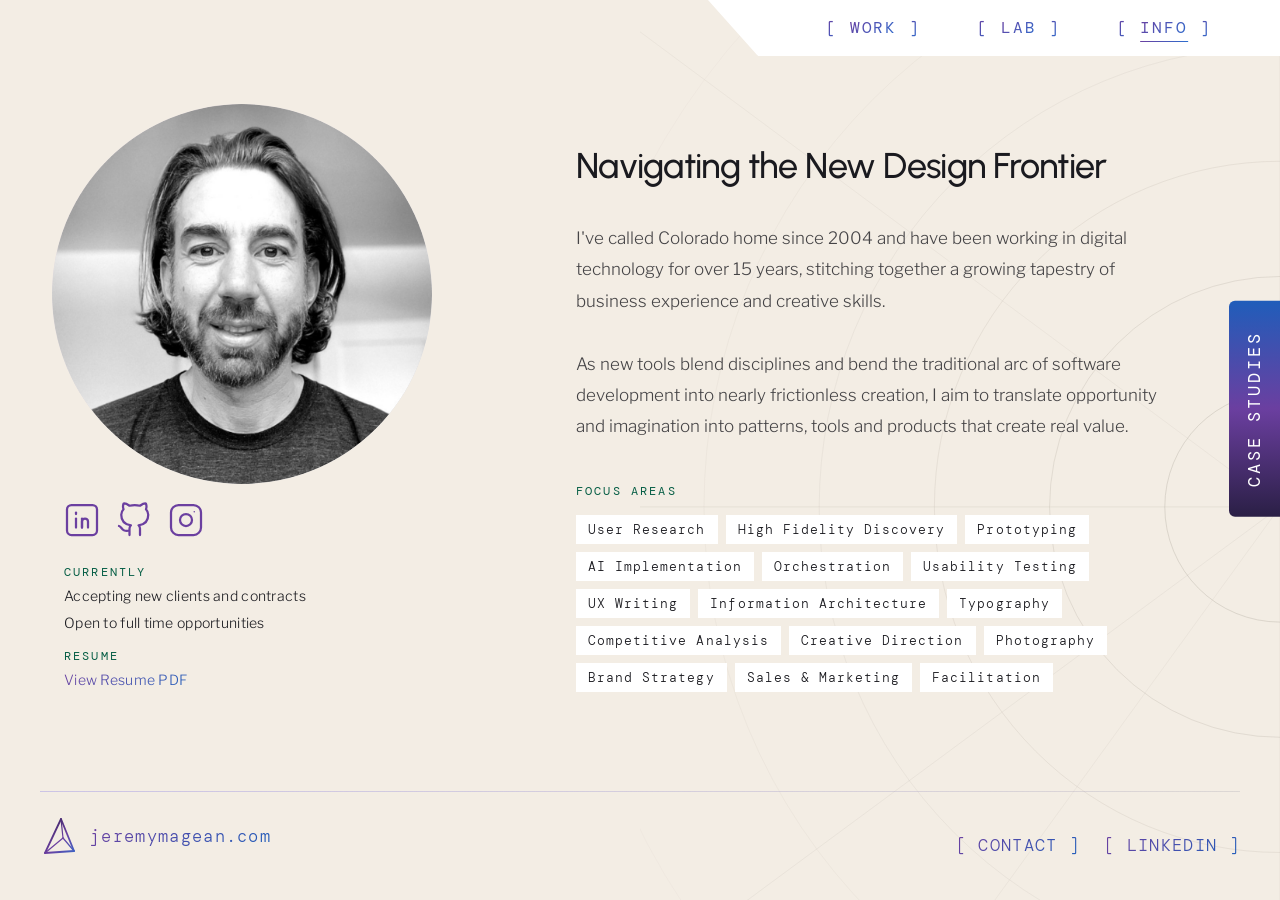
<file: info.html>
<!DOCTYPE html>
<html lang="en">
<head>
<meta charset="UTF-8">
<meta name="viewport" content="width=device-width, initial-scale=1.0">
<title>Jeremy Magean | Info</title>
<link rel="preconnect" href="https://fonts.googleapis.com">
<link href="https://fonts.googleapis.com/css2?family=DM+Serif+Display:ital@0;1&family=DM+Sans:wght@300;400;500;700;800&family=DM+Mono:wght@300;400;500&family=Libre+Franklin:ital,wght@0,300;0,400;0,500;1,400&family=Urbanist:wght@500;600;700;800&display=swap" rel="stylesheet">
<link rel="stylesheet" href="css/styles.css">
<link rel="icon" type="image/svg+xml" href="/favicon.svg">
<meta property="og:title" content="jeremymagean.com">
<meta property="og:description" content="Translating design intent into real world solutions.">
<meta property="og:image" content="https://jeremymagean.com/images/og-image.png">
<meta property="og:url" content="https://jeremymagean.com/info.html">
<meta property="og:type" content="website">
<meta name="twitter:card" content="summary_large_image">
<meta name="twitter:title" content="jeremymagean.com">
<meta name="twitter:description" content="Translating design intent into real world solutions.">
<meta name="twitter:image" content="https://jeremymagean.com/images/og-image.png">
<style>
.info-page > * { position: relative; z-index: 1; }
  .info-page {
    min-height: 100vh;
    display: grid;
    grid-template-columns: calc(40% - 24px) 1fr;
    grid-template-rows: 1fr auto;
    gap: 0 28px;
    padding: 52px 52px 44px 52px;
    max-width: 1440px;
    margin: 0 auto;
  }

  .info-main {
    grid-column: 2;
    grid-row: 1;
    display: flex;
    flex-direction: column;
    justify-content: flex-start;
    padding-top: calc(12vh - 16px);
    padding-right: 52px;
    max-width: 720px;
  }

  .info-sidebar {
    grid-column: 1;
    grid-row: 1;
    display: flex;
    flex-direction: column;
    align-items: flex-start;
    padding-top: calc(12vh - 32px);
    gap: 32px;
  }

  .footer-left {
    display: flex;
    align-items: center;
    gap: 10px;
    background: none;
    -webkit-text-fill-color: initial;
    -webkit-background-clip: unset;
    background-clip: unset;
  }
  .footer-left-text {
    font-size: 16.5px;
    font-weight: 300;
    letter-spacing: 0.08em;
    background: linear-gradient(135deg, var(--violet), var(--blue));
    -webkit-background-clip: text;
    -webkit-text-fill-color: transparent;
    background-clip: text;
  }

  /* Circular photo */
  .bio-photo {
    width: 100%;
    max-width: 420px;
    aspect-ratio: 1 / 1;
    margin-top: -24px;
    margin-left: 12px;
    border-radius: 50%;
    background: linear-gradient(135deg, rgba(107,63,160,0.12), rgba(45,110,207,0.10));
    border: none;
    overflow: hidden;
    display: flex;
    align-items: center;
    justify-content: center;
    color: var(--muted);
  }

  .bio-photo img {
    width: 100%;
    height: 100%;
    object-fit: cover;
    display: block;
  }

  .bio-photo-placeholder {
    display: flex;
    flex-direction: column;
    align-items: center;
    gap: 8px;
  }

  .bio-photo-placeholder svg {
    opacity: 0.35;
  }

  .bio-photo-placeholder span {
    font-family: var(--mono);
    font-size: 9px;
    font-weight: 300;
    letter-spacing: 0.15em;
    text-transform: uppercase;
    color: var(--muted);
    opacity: 0.6;
  }

  /* Identity block */
  .bio-identity {
    display: flex;
    flex-direction: column;
    gap: 4px;
  }

  .bio-name {
    font-family: var(--sans);
    font-size: 18px;
    font-weight: 500;
    color: var(--ink);
    letter-spacing: -0.01em;
  }

  .bio-role {
    font-family: var(--mono);
    font-size: 11px;
    font-weight: 300;
    letter-spacing: 0.12em;
    text-transform: uppercase;
    color: var(--muted);
  }

  .bio-location {
    font-family: var(--body);
    font-size: 11px;
    font-weight: 300;
    letter-spacing: 0.08em;
    color: var(--muted);
    margin-top: 2px;
  }

  /* Detail list */
  .bio-details {
    display: flex;
    flex-direction: column;
    gap: 12px;
    border-top: none;
    padding-top: 14px;
    width: 100%;
  }

  .bio-detail {
    display: flex;
    flex-direction: column;
    gap: 3px;
  }

  .bio-detail-label {
    font-family: var(--mono);
    font-size: 12px;
    font-weight: 400;
    letter-spacing: 0.18em;
    text-transform: uppercase;
    color: var(--green);
  }

  .bio-detail-value {
    font-family: var(--body);
    font-size: 14px;
    font-weight: 300;
    color: var(--ink);
    letter-spacing: 0.02em;
    line-height: 1.9;
  }

  .bio-detail-value a {
    text-decoration: none;
    background: linear-gradient(135deg, var(--violet), var(--blue));
    -webkit-background-clip: text;
    -webkit-text-fill-color: transparent;
    background-clip: text;
  }

  .bio-detail-value a:hover {
    -webkit-text-fill-color: var(--ink);
  }

  /* Lower sidebar wrapper */
  .bio-lower {
    display: flex;
    flex-direction: column;
    gap: 12px;
    width: 100%;
    padding-left: 24px;
    margin-top: -8px;
  }

  /* Social icons */
  .bio-social {
    display: flex;
    gap: 16px;
    align-items: center;
    margin-top: -6px;
  }

  .bio-social a {
    color: var(--violet);
    display: flex;
    align-items: center;
    transition: color 0.2s;
  }

  .bio-social a:hover {
    color: var(--ink);
  }

  /* Main bio content */
  .bio-eyebrow {
    font-family: var(--mono);
    font-size: 11px;
    font-weight: 300;
    letter-spacing: 0.18em;
    text-transform: uppercase;
    color: var(--muted);
    margin-bottom: 28px;
    display: flex;
    align-items: center;
    gap: 12px;
  }

  .bio-eyebrow::before {
    content: '';
    display: block;
    width: 32px;
    height: 1px;
    background: linear-gradient(90deg, var(--violet), var(--blue));
  }

  .bio-heading {
    font-family: var(--sans);
    font-size: clamp(22px, 2.8vw, 38px);
    font-weight: 500;
    line-height: 1.25;
    letter-spacing: -0.02em;
    color: var(--ink);
    margin-bottom: 34px;
  }

  .bio-body {
    display: flex;
    flex-direction: column;
    gap: 20px;
    max-width: 600px;
  }

  .bio-body p {
    font-family: var(--body);
    font-size: 17px;
    font-weight: 300;
    color: var(--ink);
    line-height: 1.85;
    opacity: 0.8;
  }

  .bio-body p strong {
    font-weight: 400;
    opacity: 1;
    color: var(--ink);
  }

  /* Focus areas */
  .bio-focus {
    margin-top: 8px;
    padding-top: 32px;
    max-width: 540px;
  }

  .bio-focus-label {
    font-family: var(--mono);
    font-size: 12px;
    font-weight: 400;
    letter-spacing: 0.18em;
    text-transform: uppercase;
    color: var(--green);
    margin-bottom: 16px;
  }

  .bio-focus-list {
    display: flex;
    flex-wrap: wrap;
    gap: 8px;
  }

  .bio-focus-item {
    font-family: var(--mono);
    font-size: 13px;
    font-weight: 300;
    letter-spacing: 0.08em;
    color: var(--ink);
    border: none;
    padding: 6px 12px;
    background: white;
  }
@media (max-width: 1360px) {
  .info-page {
    gap: 0 80px;
    padding: 52px 40px 44px 40px;
  }
  .bio-photo {
    max-width: 380px;
  }
  .info-main {
    padding-right: 24px;
  }
}
  @media (max-width: 1100px) {
  .info-page {
    padding: 80px 24px 44px 24px;
    grid-template-columns: 1fr;
    grid-template-rows: auto auto;
    gap: 0;
  }
  .info-main { grid-column: 1; grid-row: 2; padding-top: 32px; padding-right: 0; max-width: 100%; }
  .info-sidebar { grid-column: 1; grid-row: 1; padding-top: 32px; align-items: flex-start; }
  .bio-photo { max-width: 360px; margin-top: 0; margin-left: 0; }
  .bio-lower { width: 100%; gap: 24px; padding-left: 0; }
  .bio-details { width: 100%; margin-top: 16px; border-top: none; padding-top: 0; }
  .bio-social { margin-bottom: 8px; }
  .bio-focus { padding-bottom: 44px; }
  .footer { grid-column: 1; grid-row: 3; flex-direction: column; align-items: flex-start; gap: 44px; padding-top: 48px; }
  .top-logo { display: none; }
}

</style>
</head>
<body>

<script>
  (function() {
    var d = location.pathname.split('/').filter(function(s){ return s.length > 0; }).length;
    var p = d > 1 ? Array(d - 1).fill('..').join('/') + '/' : '';
    var el = document.currentScript;
    fetch(p + 'nav.html', { cache: 'no-cache' }).then(function(r){ return r.text(); }).then(function(html) {
      var tmp = document.createElement('div');
      tmp.innerHTML = html;
      tmp.querySelectorAll('a[href]').forEach(function(a) { a.setAttribute('href', p + a.getAttribute('href')); });
      var parent = el.parentNode;
      var codes = [];
      Array.from(tmp.childNodes).forEach(function(node) {
        if (node.nodeName === 'SCRIPT') { codes.push(node.textContent); }
        else { parent.insertBefore(node, el); }
      });
      parent.removeChild(el);
      codes.forEach(function(code) {
        var s = document.createElement('script');
        s.textContent = code;
        document.head.appendChild(s);
      });
    });
  })();
</script>

<div class="deco" aria-hidden="true">
  <svg viewBox="0 0 500 900" preserveAspectRatio="xMidYMid slice" fill="none" xmlns="http://www.w3.org/2000/svg">
    <defs></defs>
    <circle cx="500" cy="396" r="90"  stroke="#b0a89e" stroke-width="0.5" opacity="0.55"/>
    <circle cx="500" cy="396" r="180" stroke="#b0a89e" stroke-width="0.5" opacity="0.42"/>
    <circle cx="500" cy="396" r="270" stroke="#b0a89e" stroke-width="0.5" opacity="0.30"/>
    <circle cx="500" cy="396" r="360" stroke="#b0a89e" stroke-width="0.5" opacity="0.22"/>
    <circle cx="500" cy="396" r="450" stroke="#b0a89e" stroke-width="0.5" opacity="0.15"/>
    <circle cx="500" cy="396" r="560" stroke="#b0a89e" stroke-width="0.5" opacity="0.09"/>
    <line x1="500" y1="396" x2="-20" y2="396" stroke="#b0a89e" stroke-width="0.5" opacity="0.30"/>
    <line x1="500" y1="396" x2="500" y2="-20" stroke="#b0a89e" stroke-width="0.5" opacity="0.25"/>
    <line x1="500" y1="396" x2="500" y2="920" stroke="#b0a89e" stroke-width="0.5" opacity="0.25"/>
    <line x1="500" y1="396" x2="-20" y2="780" stroke="#b0a89e" stroke-width="0.5" opacity="0.22"/>
    <line x1="500" y1="396" x2="-20" y2="10"  stroke="#b0a89e" stroke-width="0.5" opacity="0.18"/>
    <line x1="500" y1="396" x2="120" y2="920" stroke="#b0a89e" stroke-width="0.5" opacity="0.18"/>
  </svg>
</div>

<div class="info-page">

  <main class="info-main">
    <h1 class="bio-heading">Navigating the New Design Frontier</h1>
    <div class="bio-body">
      <p>
        I've called Colorado home since 2004 and have been working in digital technology for over 15 years, stitching together a growing tapestry of business experience and creative skills. <br><br> As new tools blend disciplines and bend the traditional arc of software development into nearly frictionless creation, I aim to translate opportunity and imagination into patterns, tools and products that create real value.
      </p>
    </div>

    <div class="bio-focus">
      <p class="bio-focus-label">Focus areas</p>
      <div class="bio-focus-list">
       
        <span class="bio-focus-item">User Research</span>
        <span class="bio-focus-item">High Fidelity Discovery</span>
        <span class="bio-focus-item">Prototyping</span>
        <span class="bio-focus-item">AI Implementation</span>
        <span class="bio-focus-item">Orchestration</span>
        <span class="bio-focus-item">Usability Testing</span>
        <span class="bio-focus-item">UX Writing</span>
        <span class="bio-focus-item">Information Architecture</span>
        <span class="bio-focus-item">Typography</span>
        <span class="bio-focus-item">Competitive Analysis</span>
        <span class="bio-focus-item">Creative Direction</span>
        <span class="bio-focus-item">Photography</span>
        <span class="bio-focus-item">Brand Strategy</span>
        <span class="bio-focus-item">Sales &amp; Marketing</span>
        <span class="bio-focus-item">Facilitation</span>
      </div>
    </div>
  </main>

  <aside class="info-sidebar">
    <div class="bio-photo">
      <img src="images/info/Headshot2026.png" alt="Jeremy Magean">
    </div>

    <div class="bio-lower">
      <div class="bio-social">
        <a href="https://www.linkedin.com/in/jeremy-magean/" target="_blank" rel="noopener noreferrer" aria-label="LinkedIn">
          <svg width="36" height="36" viewBox="0 0 24 24" fill="none" stroke="currentColor" stroke-width="1.5" stroke-linecap="round" stroke-linejoin="round">
            <rect x="2" y="2" width="20" height="20" rx="3"/>
            <line x1="8" y1="11" x2="8" y2="17"/>
            <line x1="8" y1="7" x2="8" y2="8"/>
            <path d="M12 17v-4c0-1.1.9-2 2-2s2 .9 2 2v4"/>
            <line x1="12" y1="11" x2="12" y2="17"/>
          </svg>
        </a>
        <a href="https://github.com/jerbearcurl/" target="_blank" rel="noopener noreferrer" aria-label="GitHub">
          <svg width="36" height="36" viewBox="0 0 24 24" fill="none" stroke="currentColor" stroke-width="1.5" stroke-linecap="round" stroke-linejoin="round">
            <path d="M9 19c-5 1.5-5-2.5-7-3m14 6v-3.87a3.37 3.37 0 0 0-.94-2.61c3.14-.35 6.44-1.54 6.44-7A5.44 5.44 0 0 0 20 4.77 5.07 5.07 0 0 0 19.91 1S18.73.65 16 2.48a13.38 13.38 0 0 0-7 0C6.27.65 5.09 1 5.09 1A5.07 5.07 0 0 0 5 4.77a5.44 5.44 0 0 0-1.5 3.78c0 5.42 3.3 6.61 6.44 7A3.37 3.37 0 0 0 9 18.13V22"/>
          </svg>
        </a>
        <a href="https://www.instagram.com/jeromebearcurl/" target="_blank" rel="noopener noreferrer" aria-label="Instagram">
          <svg width="36" height="36" viewBox="0 0 24 24" fill="none" stroke="currentColor" stroke-width="1.5" stroke-linecap="round" stroke-linejoin="round">
            <rect x="2" y="2" width="20" height="20" rx="5"/>
            <circle cx="12" cy="12" r="4"/>
            <circle cx="17.5" cy="6.5" r="0.5" fill="currentColor" stroke="none"/>
          </svg>
        </a>
      </div>
      <div class="bio-details">
      <div class="bio-detail">
        <span class="bio-detail-label">Currently</span>
        <span class="bio-detail-value">Accepting new clients and contracts<br>Open to full time opportunities</span>
      </div>
      <div class="bio-detail">
        <span class="bio-detail-label">Resume</span>
        <span class="bio-detail-value"><a href="images/info/JeremyMagean_resume2026.pdf" target="_blank" rel="noopener noreferrer">View Resume PDF</a></span>
      </div>
      </div>
    </div>
  </aside>

  <footer class="footer">
    <a class="footer-left" href="index.html">
      <svg width="40" height="40" viewBox="0 0 40 40" fill="none" xmlns="http://www.w3.org/2000/svg">
        <defs>
          <linearGradient id="pyramidGradFooter" x1="0" y1="0" x2="40" y2="40" gradientUnits="userSpaceOnUse">
            <stop offset="0%" stop-color="#241840"/>
            <stop offset="55%" stop-color="#6b3fa0"/>
            <stop offset="100%" stop-color="#2d6ecf"/>
          </linearGradient>
        </defs>
        <line x1="21" y1="3"  x2="5"  y2="37" stroke="url(#pyramidGradFooter)" stroke-width="1.8" stroke-linecap="round"/>
        <line x1="21" y1="3"  x2="34" y2="35" stroke="url(#pyramidGradFooter)" stroke-width="1.8" stroke-linecap="round"/>
        <line x1="5"  y1="37" x2="34" y2="35" stroke="url(#pyramidGradFooter)" stroke-width="1.8" stroke-linecap="round"/>
        <line x1="21" y1="3"  x2="23" y2="22" stroke="url(#pyramidGradFooter)" stroke-width="1.2" stroke-linecap="round"/>
        <line x1="34" y1="35" x2="23" y2="22" stroke="url(#pyramidGradFooter)" stroke-width="1.2" stroke-linecap="round"/>
        <line x1="5"  y1="37" x2="23" y2="22" stroke="url(#pyramidGradFooter)" stroke-width="1.2" stroke-linecap="round"/>
      </svg>
      <span class="footer-left-text">jeremymagean.com</span>
    </a>
    <nav class="footer-links">
      <a href="mailto:jeremy.magean@gmail.com">[ Contact ]</a>
      <a href="https://www.linkedin.com/in/jeremy-magean/" target="_blank" rel="noopener noreferrer">[ LinkedIn ]</a>
    </nav>
  </footer>

</div>

<script src="js/main.js" defer></script>
</body>
</html>
</file>
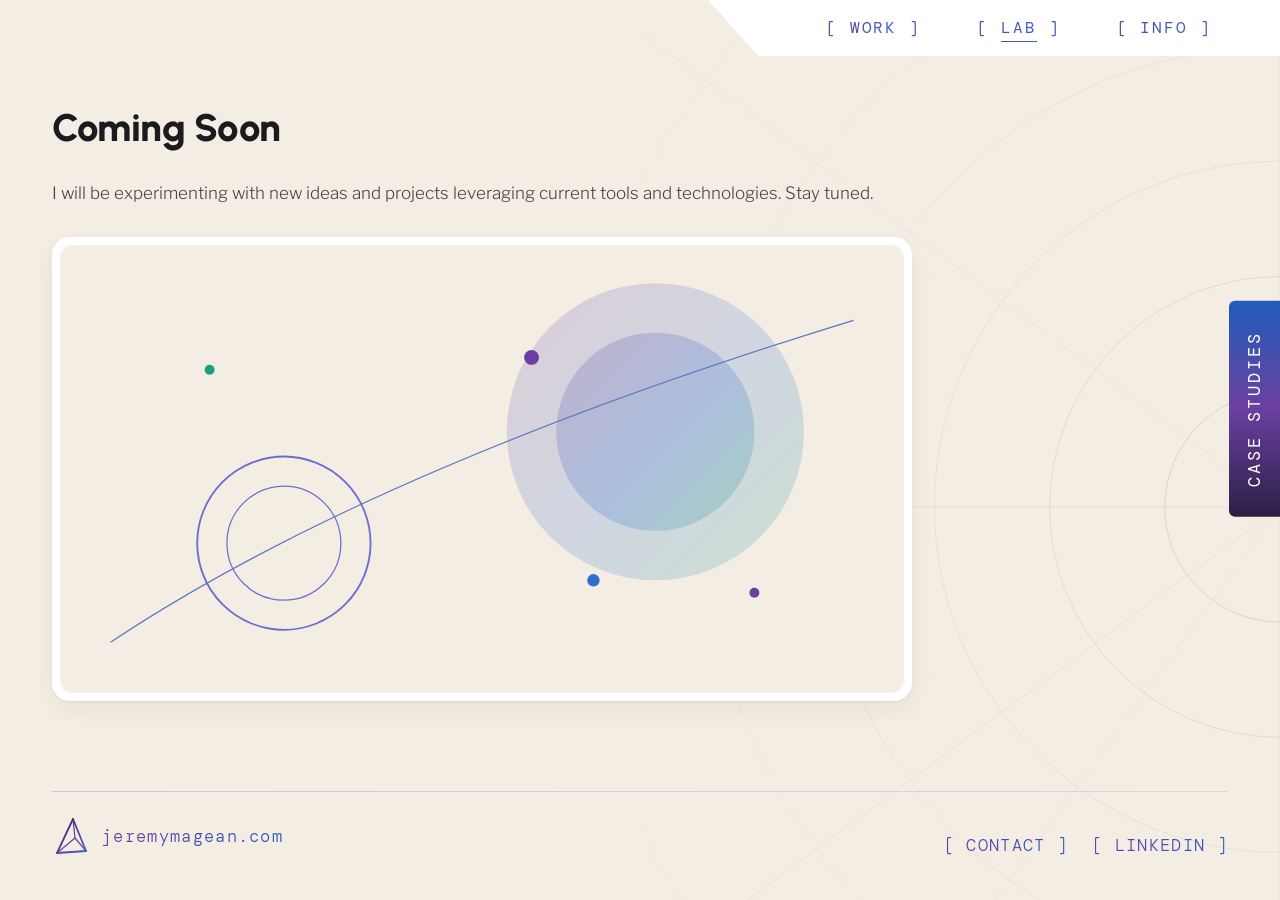
<file: lab.html>
<!DOCTYPE html>
<html lang="en">
<head>
<meta charset="UTF-8">
<meta name="viewport" content="width=device-width, initial-scale=1.0">
<title>Jeremy Magean | Lab</title>
<link rel="preconnect" href="https://fonts.googleapis.com">
<link href="https://fonts.googleapis.com/css2?family=DM+Serif+Display:ital@0;1&family=DM+Sans:wght@300;400;500;700;800&family=DM+Mono:wght@300;400;500&family=Libre+Franklin:ital,wght@0,300;0,400;0,500;1,400&family=Urbanist:wght@500;600;700;800&display=swap" rel="stylesheet">
<link rel="stylesheet" href="css/styles.css">
<link rel="icon" type="image/svg+xml" href="/favicon.svg">
<meta property="og:title" content="jeremymagean.com">
<meta property="og:description" content="Translating design intent into real world solutions.">
<meta property="og:image" content="https://jeremymagean.com/images/og-image.png">
<meta property="og:url" content="https://jeremymagean.com/lab.html">
<meta property="og:type" content="website">
<meta name="twitter:card" content="summary_large_image">
<meta name="twitter:title" content="jeremymagean.com">
<meta name="twitter:description" content="Translating design intent into real world solutions.">
<meta name="twitter:image" content="https://jeremymagean.com/images/og-image.png">
<style>
  .lab-page {
    min-height: 100vh;
    display: grid;
    grid-template-rows: 1fr auto;
    padding: 42px 52px 44px 52px;
    max-width: 1440px;
    margin: 0 auto;
  }

  .lab-main {
    display: flex;
    flex-direction: column;
    justify-content: flex-start;
    padding-top: 7vh;
    max-width: 860px;
  }

  .lab-eyebrow {
    font-family: var(--mono);
    font-size: 11px;
    font-weight: 300;
    letter-spacing: 0.18em;
    text-transform: uppercase;
    color: var(--muted);
    margin-bottom: 20px;
    display: flex;
    align-items: center;
    gap: 12px;
  }

  .lab-eyebrow::before {
    content: '';
    display: block;
    width: 32px;
    height: 1px;
    background: linear-gradient(90deg, var(--violet), var(--blue));
  }

  .lab-heading {
    font-family: var(--sans);
    font-size: clamp(24px, 3vw, 44px);
    font-weight: 800;
    line-height: 1.2;
    letter-spacing: -0.01em;
    color: var(--ink);
    margin-bottom: 28px;
  }

  .lab-intro {
    font-family: var(--body);
    font-size: 17px;
    font-weight: 300;
    color: var(--ink);
    opacity: 0.8;
    line-height: 1.75;
    max-width: 860px;
    margin-bottom: 48px;
  }

  .lab-grid {
    display: grid;
    grid-template-columns: repeat(auto-fill, minmax(320px, 1fr));
    gap: 24px;
  }

  /* Lab card */
  .lab-card {
    background: white;
    border: 1px solid rgba(26,26,31,0.08);
    overflow: hidden;
    transition: box-shadow 0.2s, border-color 0.2s;
    cursor: pointer;
  }

  .lab-card:hover {
    box-shadow: 0 4px 32px rgba(107,63,160,0.10);
    border-color: rgba(107,63,160,0.2);
  }

  .lab-card-image {
    width: 100%;
    aspect-ratio: 16 / 9;
    background: linear-gradient(135deg, rgba(107,63,160,0.08), rgba(45,110,207,0.08));
    border-bottom: 1px solid rgba(26,26,31,0.06);
    display: flex;
    align-items: center;
    justify-content: center;
  }

  .lab-card-image-placeholder {
    display: flex;
    flex-direction: column;
    align-items: center;
    gap: 8px;
  }

  .lab-card-image-placeholder svg {
    opacity: 0.25;
  }

  .lab-card-image-placeholder span {
    font-family: var(--mono);
    font-size: 10px;
    font-weight: 300;
    letter-spacing: 0.15em;
    text-transform: uppercase;
    color: var(--muted);
    opacity: 0.6;
  }

  .lab-card-body {
    padding: 24px;
  }

  .lab-card-tag {
    font-family: var(--mono);
    font-size: 11px;
    font-weight: 300;
    letter-spacing: 0.18em;
    text-transform: uppercase;
    color: var(--green);
    margin-bottom: 10px;
  }

  .lab-card-title {
    font-family: var(--sans);
    font-size: 18px;
    font-weight: 500;
    color: var(--ink);
    letter-spacing: -0.01em;
    margin-bottom: 12px;
    line-height: 1.3;
  }

  .lab-card-desc {
    font-family: var(--body);
    font-size: 13px;
    font-weight: 300;
    color: var(--ink);
    opacity: 0.8;
    line-height: 1.75;
  }

  .footer-left {
    display: flex;
    align-items: center;
    gap: 10px;
    background: none;
    -webkit-text-fill-color: initial;
    -webkit-background-clip: unset;
    background-clip: unset;
  }
  .footer-left-text {
    font-size: 16.5px;
    font-weight: 300;
    letter-spacing: 0.08em;
    background: linear-gradient(135deg, var(--violet), var(--blue));
    -webkit-background-clip: text;
    -webkit-text-fill-color: transparent;
    background-clip: text;
  }

  @media (max-width: 768px) {
    .lab-page { padding: 32px 24px; }
    .lab-main { padding-top: 32px; max-width: 100%; }
  }
</style>
</head>
<body>

<script>
  (function() {
    var d = location.pathname.split('/').filter(function(s){ return s.length > 0; }).length;
    var p = d > 1 ? Array(d - 1).fill('..').join('/') + '/' : '';
    var el = document.currentScript;
    fetch(p + 'nav.html', { cache: 'no-cache' }).then(function(r){ return r.text(); }).then(function(html) {
      var tmp = document.createElement('div');
      tmp.innerHTML = html;
      tmp.querySelectorAll('a[href]').forEach(function(a) { a.setAttribute('href', p + a.getAttribute('href')); });
      var parent = el.parentNode;
      var codes = [];
      Array.from(tmp.childNodes).forEach(function(node) {
        if (node.nodeName === 'SCRIPT') { codes.push(node.textContent); }
        else { parent.insertBefore(node, el); }
      });
      parent.removeChild(el);
      codes.forEach(function(code) {
        var s = document.createElement('script');
        s.textContent = code;
        document.head.appendChild(s);
      });
    });
  })();
</script>

<div class="deco" aria-hidden="true">
  <svg viewBox="0 0 500 900" preserveAspectRatio="xMidYMid slice" fill="none" xmlns="http://www.w3.org/2000/svg">
    <defs></defs>
    <circle cx="500" cy="396" r="90"  stroke="#b0a89e" stroke-width="0.5" opacity="0.55"/>
    <circle cx="500" cy="396" r="180" stroke="#b0a89e" stroke-width="0.5" opacity="0.42"/>
    <circle cx="500" cy="396" r="270" stroke="#b0a89e" stroke-width="0.5" opacity="0.30"/>
    <circle cx="500" cy="396" r="360" stroke="#b0a89e" stroke-width="0.5" opacity="0.22"/>
    <circle cx="500" cy="396" r="450" stroke="#b0a89e" stroke-width="0.5" opacity="0.15"/>
    <circle cx="500" cy="396" r="560" stroke="#b0a89e" stroke-width="0.5" opacity="0.09"/>
    <line x1="500" y1="396" x2="-20" y2="396" stroke="#b0a89e" stroke-width="0.5" opacity="0.30"/>
    <line x1="500" y1="396" x2="500" y2="-20" stroke="#b0a89e" stroke-width="0.5" opacity="0.25"/>
    <line x1="500" y1="396" x2="500" y2="920" stroke="#b0a89e" stroke-width="0.5" opacity="0.25"/>
    <line x1="500" y1="396" x2="-20" y2="780" stroke="#b0a89e" stroke-width="0.5" opacity="0.22"/>
    <line x1="500" y1="396" x2="-20" y2="10"  stroke="#b0a89e" stroke-width="0.5" opacity="0.18"/>
    <line x1="500" y1="396" x2="120" y2="920" stroke="#b0a89e" stroke-width="0.5" opacity="0.18"/>
  </svg>
</div>

<div class="lab-page">
  <main class="lab-main">
    <h1 class="lab-heading">Coming Soon</h1>
    <p class="lab-intro">I will be experimenting with new ideas and projects leveraging current tools and technologies. Stay tuned.</p>

    <div style="position: relative; z-index: 1; width: 100%; max-width: 860px; margin: -20px 0 0; background: #ffffff; border-radius: 18px; padding: 8px; box-shadow: 0 1px 2px rgba(26,26,31,0.06), 0 8px 24px rgba(26,26,31,0.06);">
      <div style="background: #ffffff; border: 1px solid rgba(26,26,31,0.06); border-radius: 13px; padding: 0;">
        <div style="background: #f3ede4; border-radius: 12px; overflow: hidden; display: block;">
          <svg viewBox="0 0 680 360" width="100%" style="display: block;" xmlns="http://www.w3.org/2000/svg">
            <defs>
              <linearGradient id="revealGrad" x1="0" y1="0" x2="1" y2="1">
                <stop offset="0%" stop-color="#6b3fa0"/>
                <stop offset="55%" stop-color="#2d6ecf"/>
                <stop offset="100%" stop-color="#1a9e82"/>
              </linearGradient>
            </defs>
            <rect x="0" y="0" width="680" height="360" fill="#f3ede4"/>
            <circle id="gradOuter" cx="480" cy="150" r="120" fill="url(#revealGrad)" opacity="0"/>
            <circle id="gradInner" cx="480" cy="150" r="80" fill="url(#revealGrad)" opacity="0"/>
            <circle id="ringOuter" cx="180" cy="240" r="70" fill="none" stroke="#6b6ecf" stroke-width="1.5" opacity="0" stroke-dasharray="440" stroke-dashoffset="440"/>
            <circle id="ringInner" cx="180" cy="240" r="46" fill="none" stroke="#6b6ecf" stroke-width="1" opacity="0" stroke-dasharray="290" stroke-dashoffset="290"/>
            <circle id="dot1" cx="380" cy="90" r="6" fill="#6b3fa0" opacity="0"/>
            <circle id="dot2" cx="430" cy="270" r="5" fill="#2d6ecf" opacity="0"/>
            <circle id="dot3" cx="120" cy="100" r="4" fill="#1a9e82" opacity="0"/>
            <circle id="dot4" cx="560" cy="280" r="4" fill="#6b3fa0" opacity="0"/>
            <path id="diagLine" d="M 40 320 Q 250 180 640 60" fill="none" stroke="#5b78c4" stroke-width="1" opacity="0" stroke-dasharray="700" stroke-dashoffset="700"/>
          </svg>
        </div>
      </div>
    </div>

    <!--
    <div class="lab-grid">
      <div class="lab-card">
        <div class="lab-card-image">
          <div class="lab-card-image-placeholder">
            <svg width="40" height="40" viewBox="0 0 40 40" fill="none">
              <rect x="4" y="8" width="32" height="24" rx="2" stroke="#8a8698" stroke-width="1.2"/>
              <path d="M4 26l9-8 7 6 5-4 11 8" stroke="#8a8698" stroke-width="1.2" stroke-linecap="round" stroke-linejoin="round"/>
              <circle cx="13" cy="16" r="3" stroke="#8a8698" stroke-width="1.2"/>
            </svg>
            <span>Image</span>
          </div>
        </div>
        <div class="lab-card-body">
          <p class="lab-card-tag">Placeholder</p>
          <h3 class="lab-card-title">Project title goes here</h3>
          <p class="lab-card-desc">A short description of the project, what it explores, and what makes it interesting. This will be replaced with real content.</p>
        </div>
      </div>
      <div class="lab-card">
        <div class="lab-card-image">
          <div class="lab-card-image-placeholder">
            <svg width="40" height="40" viewBox="0 0 40 40" fill="none">
              <rect x="4" y="8" width="32" height="24" rx="2" stroke="#8a8698" stroke-width="1.2"/>
              <path d="M4 26l9-8 7 6 5-4 11 8" stroke="#8a8698" stroke-width="1.2" stroke-linecap="round" stroke-linejoin="round"/>
              <circle cx="13" cy="16" r="3" stroke="#8a8698" stroke-width="1.2"/>
            </svg>
            <span>Image</span>
          </div>
        </div>
        <div class="lab-card-body">
          <p class="lab-card-tag">Placeholder</p>
          <h3 class="lab-card-title">Project title goes here</h3>
          <p class="lab-card-desc">A short description of the project, what it explores, and what makes it interesting. This will be replaced with real content.</p>
        </div>
      </div>
    </div>
    -->
  </main>

  <footer class="footer">
    <a class="footer-left" href="index.html">
      <svg width="40" height="40" viewBox="0 0 40 40" fill="none" xmlns="http://www.w3.org/2000/svg">
        <defs>
          <linearGradient id="pyramidGradFooter" x1="0" y1="0" x2="40" y2="40" gradientUnits="userSpaceOnUse">
            <stop offset="0%" stop-color="#241840"/>
            <stop offset="55%" stop-color="#6b3fa0"/>
            <stop offset="100%" stop-color="#2d6ecf"/>
          </linearGradient>
        </defs>
        <line x1="21" y1="3"  x2="5"  y2="37" stroke="url(#pyramidGradFooter)" stroke-width="1.8" stroke-linecap="round"/>
        <line x1="21" y1="3"  x2="34" y2="35" stroke="url(#pyramidGradFooter)" stroke-width="1.8" stroke-linecap="round"/>
        <line x1="5"  y1="37" x2="34" y2="35" stroke="url(#pyramidGradFooter)" stroke-width="1.8" stroke-linecap="round"/>
        <line x1="21" y1="3"  x2="23" y2="22" stroke="url(#pyramidGradFooter)" stroke-width="1.2" stroke-linecap="round"/>
        <line x1="34" y1="35" x2="23" y2="22" stroke="url(#pyramidGradFooter)" stroke-width="1.2" stroke-linecap="round"/>
        <line x1="5"  y1="37" x2="23" y2="22" stroke="url(#pyramidGradFooter)" stroke-width="1.2" stroke-linecap="round"/>
      </svg>
      <span class="footer-left-text">jeremymagean.com</span>
    </a>
    <nav class="footer-links">
      <a href="mailto:jeremy.magean@gmail.com">[ Contact ]</a>
      <a href="https://www.linkedin.com/in/jeremy-magean/" target="_blank" rel="noopener noreferrer">[ LinkedIn ]</a>
    </nav>
  </footer>
</div>

<script>
(function () {
  function runRevealAnimation() {
    var ease = 'cubic-bezier(0.4,0,0.2,1)';
    var bounce = 'cubic-bezier(0.34,1.56,0.64,1)';

    var diagLine = document.getElementById('diagLine');
    var ringOuter = document.getElementById('ringOuter');
    var ringInner = document.getElementById('ringInner');
    var dots = [
      document.getElementById('dot1'),
      document.getElementById('dot2'),
      document.getElementById('dot3'),
      document.getElementById('dot4')
    ];
    var gradOuter = document.getElementById('gradOuter');
    var gradInner = document.getElementById('gradInner');

    if (!diagLine) { return; }

    // Immediately: diagonal line
    diagLine.style.transition = 'opacity 1.1s ' + ease + ', stroke-dashoffset 0.8s ' + ease;
    requestAnimationFrame(function () {
      diagLine.style.opacity = '1';
      diagLine.style.strokeDashoffset = '0';
    });

    // 300ms: both rings
    setTimeout(function () {
      [ringOuter, ringInner].forEach(function (ring) {
        if (!ring) { return; }
        ring.style.transition = 'opacity 0.9s ' + ease + ', stroke-dashoffset 0.9s ' + ease;
        ring.style.opacity = '1';
        ring.style.strokeDashoffset = '0';
      });
    }, 300);

    // 700ms: four dots, ~90ms apart, with a bounce pop-in
    setTimeout(function () {
      dots.forEach(function (dot, i) {
        if (!dot) { return; }
        setTimeout(function () {
          dot.style.transformBox = 'fill-box';
          dot.style.transformOrigin = 'center';
          dot.style.transform = 'scale(0.4)';
          dot.style.transition = 'opacity 0.3s ease, transform 0.7s ' + bounce;
          requestAnimationFrame(function () {
            dot.style.opacity = '1';
            dot.style.transform = 'scale(1)';
          });
        }, i * 90);
      });
    }, 700);

    // 1100ms: gradient circles
    setTimeout(function () {
      if (gradOuter) {
        gradOuter.style.transition = 'opacity 0.8s ease';
        gradOuter.style.opacity = '0.18';
      }
      if (gradInner) {
        gradInner.style.transition = 'opacity 1.8s ease';
        gradInner.style.opacity = '0.22';
      }
    }, 1100);
  }

  if (document.readyState === 'loading') {
    document.addEventListener('DOMContentLoaded', runRevealAnimation);
  } else {
    runRevealAnimation();
  }
})();
</script>
<script src="js/main.js" defer></script>
</body>
</html>
</file>
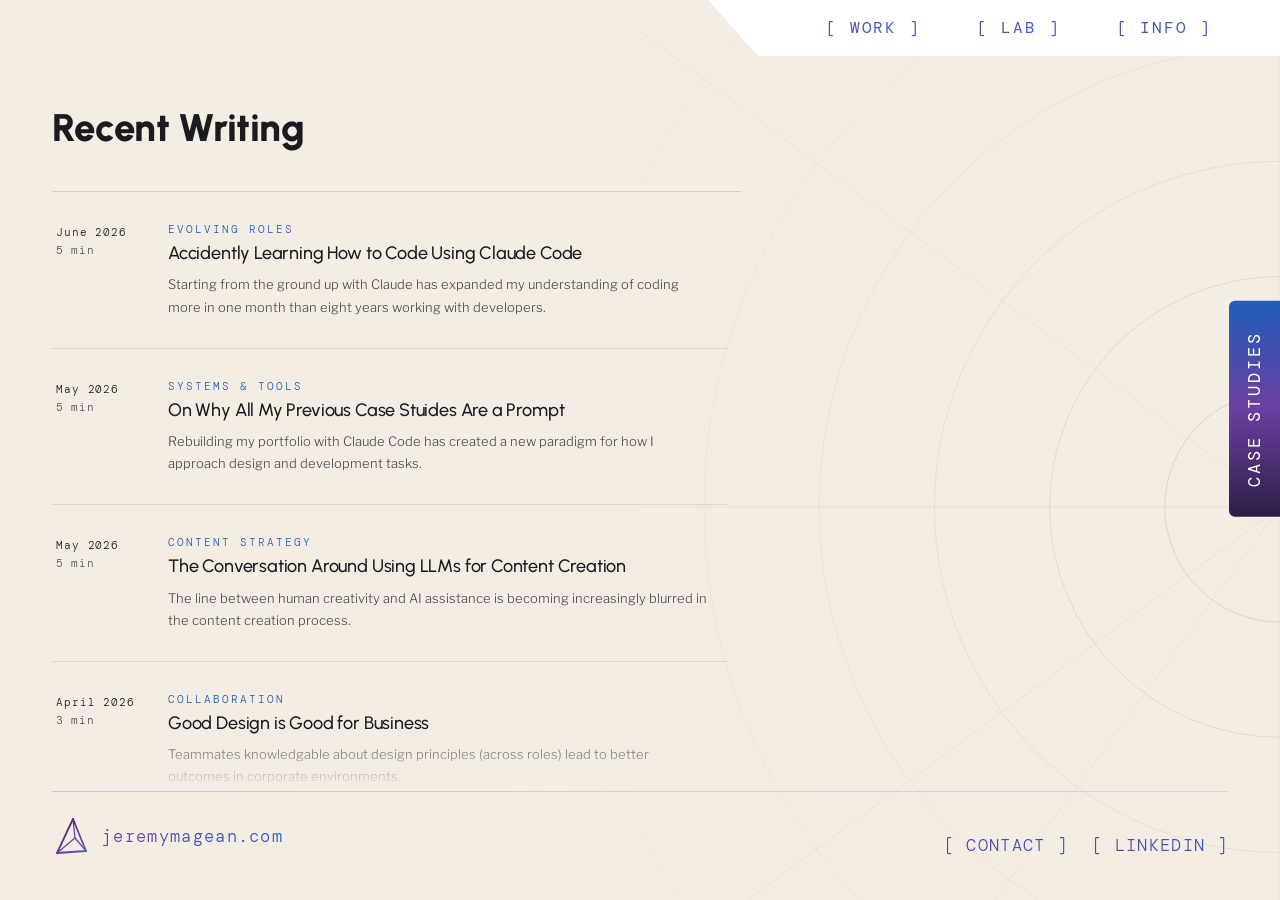
<file: thoughts.html>
<!DOCTYPE html>
<html lang="en">
<head>
<meta charset="UTF-8">
<meta name="viewport" content="width=device-width, initial-scale=1.0">
<title>Jeremy Magean — Thoughts</title>
<link rel="preconnect" href="https://fonts.googleapis.com">
<link href="https://fonts.googleapis.com/css2?family=DM+Serif+Display:ital@0;1&family=DM+Sans:wght@300;400;500;700;800&family=DM+Mono:wght@300;400;500&family=Libre+Franklin:ital,wght@0,300;0,400;0,500;1,400&family=Urbanist:wght@500;600;700;800&display=swap" rel="stylesheet">
<link rel="stylesheet" href="css/styles.css">
<link rel="icon" type="image/svg+xml" href="/favicon.svg">
<meta property="og:title" content="jeremymagean.com">
<meta property="og:description" content="Translating design intent into real world solutions.">
<meta property="og:image" content="https://jeremymagean.com/images/og-image.png">
<meta property="og:url" content="https://jeremymagean.com/thoughts.html">
<meta property="og:type" content="website">
<meta name="twitter:card" content="summary_large_image">
<meta name="twitter:title" content="jeremymagean.com">
<meta name="twitter:description" content="Translating design intent into real world solutions.">
<meta name="twitter:image" content="https://jeremymagean.com/images/og-image.png">
<style>
  .thoughts-page {
    min-height: 100vh;
    height: 100vh;
    display: grid;
    grid-template-columns: 3fr 2fr;
    grid-template-rows: 1fr auto;
    gap: 0 28px;
    padding: 42px 52px 44px 52px;
    max-width: 1440px;
    margin: 0 auto;
  }

  .thoughts-page > * { position: relative; z-index: 1; }

  .thoughts-main {
    grid-column: 1;
    grid-row: 1;
    display: flex;
    flex-direction: column;
    padding-top: 7vh;
    min-height: 0;
    overflow: hidden;
  }

  /* Bottom fade so the scrolling list doesn't cut off abruptly. */
  .thoughts-main::after {
    content: '';
    position: absolute;
    left: 0;
    right: 0;
    bottom: 0;
    height: 56px;
    background: linear-gradient(to top, var(--paper) 0%, transparent 100%);
    pointer-events: none;
    z-index: 2;
  }

  .thoughts-eyebrow {
    font-family: var(--mono);
    font-size: 11px;
    font-weight: 300;
    letter-spacing: 0.18em;
    text-transform: uppercase;
    color: var(--muted);
    margin-bottom: 20px;
    display: flex;
    align-items: center;
    gap: 12px;
  }

  .thoughts-eyebrow::before {
    content: '';
    display: block;
    width: 32px;
    height: 1px;
    background: linear-gradient(90deg, var(--violet), var(--blue));
  }

  .thoughts-heading {
    font-family: var(--sans);
    font-size: clamp(24px, 3vw, 44px);
    font-weight: 800;
    line-height: 1.2;
    letter-spacing: -0.01em;
    color: var(--ink);
    margin-bottom: 40px;
  }

  .thoughts-list {
    display: flex;
    flex-direction: column;
    gap: 0;
    max-width: 720px;
    border-top: 1.5px solid rgba(26,26,31,0.14);
    flex: 1 1 auto;
    min-height: 0;
    overflow-y: auto;
    overflow-x: clip;
    overscroll-behavior: contain;
    padding-right: 12px;
    padding-bottom: 40px;
    scrollbar-width: thin;
    scrollbar-color: rgba(26,26,31,0.15) transparent;
  }

  .thoughts-list::-webkit-scrollbar { width: 8px; }
  .thoughts-list::-webkit-scrollbar-track { background: transparent; }
  .thoughts-list::-webkit-scrollbar-thumb {
    background: rgba(26,26,31,0.15);
    border-radius: 4px;
  }

  .thought-item {
    position: relative;
    display: grid;
    grid-template-columns: 80px 1fr;
    gap: 0 32px;
    padding: 30px 4px;
    border-bottom: 1px solid rgba(26,26,31,0.10);
    text-decoration: none;
  }

  .thought-item::before {
    content: '';
    position: absolute;
    left: 1px;
    top: 22px;
    bottom: 22px;
    width: 2px;
    background: linear-gradient(180deg, var(--violet), var(--blue));
    transform: scaleY(0);
    transform-origin: center;
    transition: none;
  }

  .thought-item:hover .thought-meta,
  .thought-item:hover .thought-content {
    transform: translateX(12px);
  }

  .thought-item:hover::before {
    transform: scaleY(1);
    transition: transform 0.15s ease;
  }

  .thought-item:hover .thought-title {
    color: var(--ink);
  }

  .thought-item:hover .thought-excerpt {
    opacity: 0.85;
  }

  .thought-meta {
    display: flex;
    flex-direction: column;
    gap: 4px;
    padding-top: 3px;
    transition: transform 0.2s ease;
  }

  .thought-date {
    font-family: var(--mono);
    font-size: 11px;
    font-weight: 300;
    letter-spacing: 0.08em;
    color: var(--ink);
    white-space: nowrap;
  }

  .thought-read {
    font-family: var(--mono);
    font-size: 11px;
    font-weight: 300;
    letter-spacing: 0.06em;
    color: var(--muted);
    white-space: nowrap;
  }

  .thought-content {
    display: flex;
    flex-direction: column;
    gap: 6px;
    transition: transform 0.2s ease;
  }

  .thought-tag {
    font-family: var(--mono);
    font-size: 11px;
    font-weight: 300;
    letter-spacing: 0.18em;
    text-transform: uppercase;
    color: var(--blue);
  }

  .thought-title {
    font-family: var(--sans);
    font-size: 18px;
    font-weight: 500;
    color: var(--ink);
    letter-spacing: -0.01em;
    line-height: 1.3;
    transition: color 0.2s;
  }

  .thought-excerpt {
    font-family: var(--body);
    font-size: 13px;
    font-weight: 300;
    color: var(--ink);
    opacity: 0.80;
    line-height: 1.7;
    margin-top: 2px;
    max-width: 540px;
    transition: opacity 0.2s;
  }

  .thoughts-footer {
    grid-column: 1 / -1;
    grid-row: 2;
  }

  .footer-left {
    display: flex;
    align-items: center;
    gap: 10px;
    background: none;
    -webkit-text-fill-color: initial;
    -webkit-background-clip: unset;
    background-clip: unset;
  }
  .footer-left-text {
    font-size: 16.5px;
    font-weight: 300;
    letter-spacing: 0.08em;
    background: linear-gradient(135deg, var(--violet), var(--blue));
    -webkit-background-clip: text;
    -webkit-text-fill-color: transparent;
    background-clip: text;
  }

  .thought-item { cursor: pointer; }

  /* ── Article modal overlay ────────────────────────────── */
  /* Dark scrim covering the viewport below the fixed 56px nav. */
  #articleOverlay {
    position: fixed;
    top: 0px;
    left: 0;
    right: 0;
    bottom: 0;
    z-index: 90;
    background: rgba(203, 193, 178, 0.8);
    overflow-y: hidden;
   
    opacity: 0;
    visibility: hidden;
    transition: opacity 0.3s ease, visibility 0s linear 0.3s;
  }

  #articleOverlay.overlay-open {
    opacity: 1;
    visibility: visible;
    transition: opacity 0.3s ease, visibility 0s linear 0s;
  }

  /* Centered white content card. */
#overlayContent {
  position: relative;
  max-width: 940px;
  margin: 0px auto;
  background: #ffffff;
  padding: 96px 130px 72px 130px;
  border-radius: 12px 12px 0 0;
  box-shadow: 0 2px 12px rgba(26,26,31,0.12);
  max-height: calc(100vh - 80px - 0px);
  overflow-y: auto;
  overscroll-behavior: contain;
 
}
#overlayContent {
  scrollbar-width: thin;
  scrollbar-color: rgba(26,26,31,0.15) transparent;
}

#overlayContent::-webkit-scrollbar {
  width: 4px;
}

#overlayContent::-webkit-scrollbar-track {
  background: transparent;
}

#overlayContent::-webkit-scrollbar-thumb {
  background: rgba(26,26,31,0.15);
  border-radius: 2px;
}
  #overlaySand {
  background: transparent;
  padding: 84px 32px 96px 32px;
}

  #overlayClose {
    position: absolute;
    top: 20px;
    right: 24px;
    background: none;
    border: none;
    font-family: var(--mono);
    font-size: 28px;
    color: var(--gray);
    cursor: pointer;
    line-height: 1;
    padding: 6px;
    transition: color 0.2s ease, transform 0.2s ease;
  }

  #overlayClose:hover {
    color: var(--ink);
    transform: scale(1.1);
  }

  /* Gradient rule above the title. Spans full content width to start —
     change `width` (e.g. 64px) to make it much shorter. */
  .article-rule {
    width: 100%;
    height: 1px;
    border: none;
    margin: 0 0 40px;
    background: linear-gradient(90deg, var(--blue), var(--teal));
  }

  .article-headline {
    font-family: var(--sans);
    font-size: clamp(24px, 4vw, 26px);
    font-weight: 600;
    line-height: 1.18;
    letter-spacing: -0.015em;
    color: var(--ink);
    margin-bottom: 14px;
  }

  .article-subtitle {
    font-family: var(--body);
    font-size: 15px;
    font-style: regular;
    font-weight: 300;
    line-height: 1.5;
    color: var(--muted);
    margin-bottom: 16px;
  }

  .article-date {
    font-family: var(--mono);
    font-size: 11px;
    font-weight: 300;
    letter-spacing: 0.12em;
    text-transform: uppercase;
    color: var(--muted);
    margin-bottom: 30px;
  }

  .article-figure {
    margin: 0 0 36px;
    padding-bottom: 36px;
    border-bottom: 1px solid rgba(26,26,31,0.10);
  }

  .article-image {
    display: flex;
    align-items: center;
    justify-content: center;
    width: 100%;
    aspect-ratio: 16 / 9;
    background:
      linear-gradient(135deg, rgba(107,63,160,0.10), rgba(45,110,207,0.10)),
      #ece7df;
    border-radius: 8px;
    font-family: var(--mono);
    font-size: 11px;
    font-weight: 300;
    letter-spacing: 0.18em;
    text-transform: uppercase;
    color: var(--muted);
  }

  .article-h2 {
    font-family: var(--sans);
    font-size: 21px;
    font-weight: 600;
    line-height: 1.3;
    letter-spacing: -0.01em;
    color: var(--ink);
    margin: 36px 0 16px;
  }

  .article-body {
    font-family: var(--body);
    font-size: 16px;
    font-weight: 300;
    line-height: 1.8;
    color: var(--ink);
    margin-bottom: 24px;
  }

  .article-tags {
    display: flex;
    flex-wrap: wrap;
    gap: 8px;
    margin-top: 40px;
    padding-top: 32px;
    border-top: 1px solid rgba(26,26,31,0.10);
  }

  .article-back {
    font-family: var(--mono);
    font-size: 11px;
    font-weight: 300;
    letter-spacing: 0.12em;
    text-transform: uppercase;
    text-decoration: none;
    color: var(--muted);
    display: inline-flex;
    align-items: center;
    gap: 10px;
    margin-top: 36px;
    background: none;
    border: none;
    padding: 0;
    cursor: pointer;
    transition: color 0.2s;
  }

  .article-back:hover { color: var(--ink); }

  .article-back::before {
    content: '←';
    font-family: var(--sans);
    font-size: 14px;
  }

  .article-tag {
    font-family: var(--mono);
    font-size: 13px;
    font-weight: 300;
    letter-spacing: 0.08em;
    color: var(--ink);
    border: none;
    padding: 6px 12px;
    background: var(--paper);
  }

  @media (max-width: 768px) {
    .thoughts-page { padding: 32px 24px; grid-template-columns: 1fr; grid-template-rows: auto auto; height: auto; min-height: 100vh; }
    .thoughts-main { grid-column: 1; padding-top: 32px; overflow: visible; }
    .thoughts-main::after { display: none; }
    .thoughts-footer { grid-column: 1; }
    .thoughts-list { overflow-y: visible; flex: 0 1 auto; padding-right: 0; padding-bottom: 0; }
    .thought-item { grid-template-columns: 64px 1fr; gap: 0 20px; }
    #overlayContent {
      margin: 40px 2px;
      padding: 76px 24px 72px;
      max-height: calc(100vh - 48px - 0px);
    }
    #overlaySand {
  padding: 16px 22px 48px 22px;
}
    #overlayClose { top: 16px; right: 18px; }
  }
</style>
</head>
<body>

<script>
  (function() {
    var d = location.pathname.split('/').filter(function(s){ return s.length > 0; }).length;
    var p = d > 1 ? Array(d - 1).fill('..').join('/') + '/' : '';
    var el = document.currentScript;
    fetch(p + 'nav.html', { cache: 'no-cache' }).then(function(r){ return r.text(); }).then(function(html) {
      var tmp = document.createElement('div');
      tmp.innerHTML = html;
      tmp.querySelectorAll('a[href]').forEach(function(a) { a.setAttribute('href', p + a.getAttribute('href')); });
      var parent = el.parentNode;
      var codes = [];
      Array.from(tmp.childNodes).forEach(function(node) {
        if (node.nodeName === 'SCRIPT') { codes.push(node.textContent); }
        else { parent.insertBefore(node, el); }
      });
      parent.removeChild(el);
      codes.forEach(function(code) {
        var s = document.createElement('script');
        s.textContent = code;
        document.head.appendChild(s);
      });
    });
  })();
</script>

<div class="deco" aria-hidden="true">
  <svg viewBox="0 0 500 900" preserveAspectRatio="xMidYMid slice" fill="none" xmlns="http://www.w3.org/2000/svg">
    <defs></defs>
    <circle cx="500" cy="396" r="90"  stroke="#b0a89e" stroke-width="0.5" opacity="0.55"/>
    <circle cx="500" cy="396" r="180" stroke="#b0a89e" stroke-width="0.5" opacity="0.42"/>
    <circle cx="500" cy="396" r="270" stroke="#b0a89e" stroke-width="0.5" opacity="0.30"/>
    <circle cx="500" cy="396" r="360" stroke="#b0a89e" stroke-width="0.5" opacity="0.22"/>
    <circle cx="500" cy="396" r="450" stroke="#b0a89e" stroke-width="0.5" opacity="0.15"/>
    <circle cx="500" cy="396" r="560" stroke="#b0a89e" stroke-width="0.5" opacity="0.09"/>
    <line x1="500" y1="396" x2="-20" y2="396" stroke="#b0a89e" stroke-width="0.5" opacity="0.30"/>
    <line x1="500" y1="396" x2="500" y2="-20" stroke="#b0a89e" stroke-width="0.5" opacity="0.25"/>
    <line x1="500" y1="396" x2="500" y2="920" stroke="#b0a89e" stroke-width="0.5" opacity="0.25"/>
    <line x1="500" y1="396" x2="-20" y2="780" stroke="#b0a89e" stroke-width="0.5" opacity="0.22"/>
    <line x1="500" y1="396" x2="-20" y2="10"  stroke="#b0a89e" stroke-width="0.5" opacity="0.18"/>
    <line x1="500" y1="396" x2="120" y2="920" stroke="#b0a89e" stroke-width="0.5" opacity="0.18"/>
  </svg>
</div>

<div class="thoughts-page">
  <main class="thoughts-main">
    <h1 class="thoughts-heading">Recent Writing</h1>

    <div class="thoughts-list">

      <a class="thought-item" href="#" onclick='event.preventDefault(); openArticle(`
        <hr class="article-rule">
        <h1 class="article-headline">Accidently Learning How to Code Using Claude Code</h1>
        <p class="article-subtitle">Side Effects of Interacting with an Evolving Workflow</p>
        <p class="article-date">June 25, 2026</p>
        <figure class="article-figure"><div class="article-image">Image</div></figure>
        <p class="article-body">I’m still in the early days of understanding what  is possible leveraging the broader Claude ecosystem as a designer, and my intent from the onset of this first project has been to learn the basics of building first, and then to expand into what’s possible from an integrations and incremental improvements perspective using this site and other projects to explore leveraging Claude Design and integrations with tools like Figma.</p>
        <h2 class="article-h2">Background</h2>
        <p class="article-body">My intention as I rebuilt my portfolio was to see how closely I could replicate my old site while adding new features and interactions that existed beyond the constraints of a templated plug and play offering like Squarespace. As I began to get a feel for the conversational cadence interacting with Claude I recognized the power of  its ability to create anything I could articulate in plain english, often on the first prompt and rarely needing more than a single followup prompt to get things just right. </p>
        <p class="article-body">After the novelty of this new reality began to settle, the next realization was that without templated guardrails, anything is possible and nothing is available out of the box as a starting point to riff on. Gathering inspiration from around the web or previous Figma designs that were deprioritized at past roles has now become the default starting point and has led to outcomes that I’ll be covering in my case study on this build. Examples include the case studies drawer pattern and the page layout of these short form thoughts. 
</p>
        <p class="article-body">More to come as I work throught the rest of the setup for getting the site live.</p>
        <div class="article-tags">
          <span class="article-tag">Evolving Roles</span>
          <span class="article-tag">Claude Code</span>
          <span class="article-tag">Learning</span>
        </div>
        <button class="article-back" onclick="closeArticle()">Back</button>
      `)'>
        <div class="thought-meta">
          <span class="thought-date">June 2026</span>
          <span class="thought-read">5 min</span>
        </div>
        <div class="thought-content">
          <span class="thought-tag">Evolving Roles</span>
          <h2 class="thought-title">Accidently Learning How to Code Using Claude Code</h2>
          <p class="thought-excerpt">Starting from the ground up with Claude has expanded my understanding of coding more in one month than eight years working with developers.</p>
        </div>
      </a>

      <a class="thought-item" href="#" onclick='event.preventDefault(); openArticle(`
        <hr class="article-rule">
        <h1 class="article-headline">On Why All My Previous Case Stuides Are a Prompt</h1>
        <p class="article-subtitle">Rebuilding my portfolio with Claude Code has created a new paradigm for how I approach design and development tasks.</p>
        <p class="article-date">May 17, 2026</p>
        <figure class="article-figure"><div class="article-image">Image</div></figure>
        <p class="article-body">Lorem ipsum dolor sit amet, consectetur adipiscing elit. Sed do eiusmod tempor incididunt ut labore et dolore magna aliqua. Ut enim ad minim veniam, quis nostrud exercitation ullamco laboris nisi ut aliquip ex ea commodo consequat. Duis aute irure dolor in reprehenderit in voluptate velit esse cillum dolore eu fugiat nulla pariatur.</p>
        <h2 class="article-h2">A section heading</h2>
        <p class="article-body">Excepteur sint occaecat cupidatat non proident, sunt in culpa qui officia deserunt mollit anim id est laborum. Sed ut perspiciatis unde omnis iste natus error sit voluptatem accusantium doloremque laudantium, totam rem aperiam, eaque ipsa quae ab illo inventore veritatis et quasi architecto beatae vitae dicta sunt explicabo.</p>
        <p class="article-body">Nemo enim ipsam voluptatem quia voluptas sit aspernatur aut odit aut fugit, sed quia consequuntur magni dolores eos qui ratione voluptatem sequi nesciunt. Neque porro quisquam est, qui dolorem ipsum quia dolor sit amet, consectetur, adipisci velit, sed quia non numquam eius modi tempora incidunt ut labore et dolore magnam aliquam quaerat voluptatem.</p>
        <div class="article-tags">
          <span class="article-tag">Systems &amp; Tools</span>
          <span class="article-tag">Workflow</span>
          <span class="article-tag">Claude Code</span>
        </div>
        <button class="article-back" onclick="closeArticle()">Back</button>
      `)'>
        <div class="thought-meta">
          <span class="thought-date">May 2026</span>
          <span class="thought-read">5 min</span>
        </div>
        <div class="thought-content">
          <span class="thought-tag">Systems &amp; Tools</span>
          <h2 class="thought-title">On Why All My Previous Case Stuides Are a Prompt</h2>
          <p class="thought-excerpt">Rebuilding my portfolio with Claude Code has created a new paradigm for how I approach design and development tasks.</p>
        </div>
      </a>

      <a class="thought-item" href="#" onclick='event.preventDefault(); openArticle(`
        <hr class="article-rule">
        <h1 class="article-headline">The Conversation Around Using LLMs for Content Creation</h1>
        <p class="article-subtitle">The line between human creativity and AI assistance is becoming increasingly blurred in the content creation process.</p>
        <p class="article-date">February 2026</p>
        <figure class="article-figure"><div class="article-image">Image</div></figure>
        <p class="article-body">Lorem ipsum dolor sit amet, consectetur adipiscing elit. Sed do eiusmod tempor incididunt ut labore et dolore magna aliqua. Ut enim ad minim veniam, quis nostrud exercitation ullamco laboris nisi ut aliquip ex ea commodo consequat. Duis aute irure dolor in reprehenderit in voluptate velit esse cillum dolore eu fugiat nulla pariatur.</p>
        <h2 class="article-h2">A section heading</h2>
        <p class="article-body">Excepteur sint occaecat cupidatat non proident, sunt in culpa qui officia deserunt mollit anim id est laborum. Sed ut perspiciatis unde omnis iste natus error sit voluptatem accusantium doloremque laudantium, totam rem aperiam, eaque ipsa quae ab illo inventore veritatis et quasi architecto beatae vitae dicta sunt explicabo.</p>
        <p class="article-body">Nemo enim ipsam voluptatem quia voluptas sit aspernatur aut odit aut fugit, sed quia consequuntur magni dolores eos qui ratione voluptatem sequi nesciunt. Neque porro quisquam est, qui dolorem ipsum quia dolor sit amet, consectetur, adipisci velit, sed quia non numquam eius modi tempora incidunt ut labore et dolore magnam aliquam quaerat voluptatem.</p>
        <div class="article-tags">
          <span class="article-tag">Content Strategy</span>
          <span class="article-tag">LLMs</span>
          <span class="article-tag">Writing</span>
        </div>
        <button class="article-back" onclick="closeArticle()">Back</button>
      `)'>
        <div class="thought-meta">
          <span class="thought-date">May 2026</span>
          <span class="thought-read">5 min</span>
        </div>
        <div class="thought-content">
          <span class="thought-tag">Content Strategy</span>
          <h2 class="thought-title">The Conversation Around Using LLMs for Content Creation</h2>
          <p class="thought-excerpt">The line between human creativity and AI assistance is becoming increasingly blurred in the content creation process.</p>
        </div>
      </a>

      <a class="thought-item" href="#" onclick='event.preventDefault(); openArticle(`
        <hr class="article-rule">
        <h1 class="article-headline">Good Design is Good for Business</h1>
        <p class="article-subtitle">Teammates knowledgable about design principles (across roles) lead to better outcomes in corporate environments.</p>
        <p class="article-date">January 2026</p>
        <figure class="article-figure"><div class="article-image">Image</div></figure>
        <p class="article-body">Lorem ipsum dolor sit amet, consectetur adipiscing elit. Sed do eiusmod tempor incididunt ut labore et dolore magna aliqua. Ut enim ad minim veniam, quis nostrud exercitation ullamco laboris nisi ut aliquip ex ea commodo consequat. Duis aute irure dolor in reprehenderit in voluptate velit esse cillum dolore eu fugiat nulla pariatur.</p>
        <h2 class="article-h2">A section heading</h2>
        <p class="article-body">Excepteur sint occaecat cupidatat non proident, sunt in culpa qui officia deserunt mollit anim id est laborum. Sed ut perspiciatis unde omnis iste natus error sit voluptatem accusantium doloremque laudantium, totam rem aperiam, eaque ipsa quae ab illo inventore veritatis et quasi architecto beatae vitae dicta sunt explicabo.</p>
        <p class="article-body">Nemo enim ipsam voluptatem quia voluptas sit aspernatur aut odit aut fugit, sed quia consequuntur magni dolores eos qui ratione voluptatem sequi nesciunt. Neque porro quisquam est, qui dolorem ipsum quia dolor sit amet, consectetur, adipisci velit, sed quia non numquam eius modi tempora incidunt ut labore et dolore magnam aliquam quaerat voluptatem.</p>
        <div class="article-tags">
          <span class="article-tag">Collaboration</span>
          <span class="article-tag">Design</span>
          <span class="article-tag">Business</span>
        </div>
        <button class="article-back" onclick="closeArticle()">Back</button>
      `)'>
        <div class="thought-meta">
          <span class="thought-date">April 2026</span>
          <span class="thought-read">3 min</span>
        </div>
        <div class="thought-content">
          <span class="thought-tag">Collaboration</span>
          <h2 class="thought-title">Good Design is Good for Business</h2>
          <p class="thought-excerpt">Teammates knowledgable about design principles (across roles) lead to better outcomes in corporate environments.</p>
        </div>
      </a>

    </div>
  </main>

  <footer class="footer thoughts-footer">
    <a class="footer-left" href="index.html">
      <svg width="40" height="40" viewBox="0 0 40 40" fill="none" xmlns="http://www.w3.org/2000/svg">
        <defs>
          <linearGradient id="pyramidGradFooter" x1="0" y1="0" x2="40" y2="40" gradientUnits="userSpaceOnUse">
            <stop offset="0%" stop-color="#241840"/>
            <stop offset="55%" stop-color="#6b3fa0"/>
            <stop offset="100%" stop-color="#2d6ecf"/>
          </linearGradient>
        </defs>
        <line x1="21" y1="3"  x2="5"  y2="37" stroke="url(#pyramidGradFooter)" stroke-width="1.8" stroke-linecap="round"/>
        <line x1="21" y1="3"  x2="34" y2="35" stroke="url(#pyramidGradFooter)" stroke-width="1.8" stroke-linecap="round"/>
        <line x1="5"  y1="37" x2="34" y2="35" stroke="url(#pyramidGradFooter)" stroke-width="1.8" stroke-linecap="round"/>
        <line x1="21" y1="3"  x2="23" y2="22" stroke="url(#pyramidGradFooter)" stroke-width="1.2" stroke-linecap="round"/>
        <line x1="34" y1="35" x2="23" y2="22" stroke="url(#pyramidGradFooter)" stroke-width="1.2" stroke-linecap="round"/>
        <line x1="5"  y1="37" x2="23" y2="22" stroke="url(#pyramidGradFooter)" stroke-width="1.2" stroke-linecap="round"/>
      </svg>
      <span class="footer-left-text">jeremymagean.com</span>
    </a>
    <nav class="footer-links">
      <a href="mailto:jeremy.magean@gmail.com">[ Contact ]</a>
      <a href="https://www.linkedin.com/in/jeremy-magean/" target="_blank" rel="noopener noreferrer">[ LinkedIn ]</a>
    </nav>
  </footer>
</div>

<div id="articleOverlay" aria-hidden="true">
  <div id="overlaySand">
    <div id="overlayContent">
      <button id="overlayClose" aria-label="Close article">&#10005;</button>
      <div id="overlayBody"></div>
    </div>
  </div>
</div>

<script>
  (function() {
    var overlay = document.getElementById('articleOverlay');
    var card = document.getElementById('overlayContent');
    var body = document.getElementById('overlayBody');
    var closeBtn = document.getElementById('overlayClose');

    window.openArticle = function(html) {
      body.innerHTML = html;
      overlay.classList.add('overlay-open');
      overlay.setAttribute('aria-hidden', 'false');
      overlay.scrollTop = 0;
      card.scrollTop = 0;
    };

    function closeArticle() {
      overlay.classList.remove('overlay-open');
      overlay.setAttribute('aria-hidden', 'true');
    }
    window.closeArticle = closeArticle;

    closeBtn.addEventListener('click', closeArticle);

    // Click on the dark scrim (outside the white card) closes the modal.
    overlay.addEventListener('click', function(e) {
      if (e.target === overlay) {
        closeArticle();
      }
    });

    document.addEventListener('keydown', function(e) {
      if (e.key === 'Escape' && overlay.classList.contains('overlay-open')) {
        closeArticle();
      }
    });
  })();
</script>

<script src="js/main.js" defer></script>
</body>
</html>
</file>
<file: css/styles.css>
*, *::before, *::after { box-sizing: border-box; margin: 0; padding: 0; }
:root {
  --ink: #1a1a1f;
  --paper: #f3ede4;
  --violet: #6b3fa0;
  --blue: #205dba;
  --darkblue: #0b285a;
  --teal: #218e77;
  --green: #065e45;
  --muted: #4f4f50;
  --gray: #8c8c8c;
  --serif: 'DM Serif Display', Georgia, serif;
  --sans: 'Urbanist', system-ui, sans-serif;
  --body: 'Libre Franklin', 'DM Sans', system-ui, sans-serif;
  --mono: 'DM Mono', monospace;
}
html, body {
  height: 100%;
  background: var(--paper);
  color: var(--ink);
  font-family: var(--mono);
  overflow-x: hidden;
}
.page {
  min-height: 100vh;
  display: grid;
  grid-template-columns: 1fr 1fr;
  grid-template-rows: auto 1fr auto;
  gap: 0 48px;
  padding: 42px 52px 44px 52px;
  max-width: 1440px;
  margin: 0 auto;
}
.main {
  grid-column: 1;
  grid-row: 1;
  min-width: 0;
  display: flex;
  flex-direction: column;
  justify-content: flex-start;
  padding-top: calc(12vh - 8px);
  max-width: 640px;
}
.cs-page p {
  font-family: var(--body);
}

.articles-outer {
  grid-column: 2;
  grid-row: 1 / 3;
  min-width: 0;
  align-self: start;
  position: relative;
  overflow: hidden;
}
.articles-outer::before,
.articles-outer::after {
  content: '';
  position: absolute;
  left: 0;
  right: 0;
  height: 32px;
  pointer-events: none;
  z-index: 2;
}
.articles-outer::before {
  height: 200px;
  top: 0;
  background: linear-gradient(to bottom, var(--paper) 0%, transparent 100%);
  opacity: 0;
  transition: opacity 0.3s ease;
}
.articles-outer::after {
  bottom: 0;
  background: linear-gradient(to top, var(--paper) 0%, transparent 100%);
}
.articles-outer.is-scrolled::before {
  opacity: 1;
}
.articles {
  position: relative;
  z-index: 1;
  padding-top: calc(10vh + 8px);
  display: flex;
  flex-direction: column;
  align-items: flex-end;
  margin-left: auto;
  gap: 12px;
  max-height: calc(100vh - 200px);
  overflow-y: auto;
  scrollbar-width: none;
  padding-right: 52px;
  padding-bottom: 112px;
}
.articles::-webkit-scrollbar { display: none; }
.article-card {
  position: relative;
  background: white;
  border: 1px solid rgba(26,26,31,0.08);
  padding: 20px 24px;
  text-decoration: none;
  display: block;
  transition: box-shadow 0.2s;
  max-width: 500px;
}
.article-card::before {
  content: '';
  position: absolute;
  left: -8px;
  top: 14px;
  bottom: 14px;
  width: 2px;
  background: linear-gradient(180deg, var(--violet), var(--blue));
  transform: scaleY(0);
  transform-origin: center;
  transition: none;
}
.article-card:hover {
  box-shadow: 0 4px 24px rgba(26,26,31,0.14);
}
.article-card:hover::before {
  transform: scaleY(1);
  transition: transform 0.15s ease;
}
.article-card-tag {
  font-family: var(--mono);
  font-size: 11px;
  font-weight: 300;
  letter-spacing: 0.18em;
  text-transform: uppercase;
  color: var(--blue);
  margin-bottom: 11px;
}
.article-card-title {
  font-family: var(--sans);
  font-size: 16px;
  font-weight: 500;
  color: var(--ink);
  margin-bottom: 6px;
  letter-spacing: -0.01em;
  line-height: 1.3;
}
.article-card-excerpt {
  font-family: var(--body);
  font-size: 13px;
  font-weight: 300;
  color: #323238;
  line-height: 1.6;
  margin-bottom: 8px;
}
.article-card-meta {
  font-size: 11px;
  font-weight: 300;
  letter-spacing: 0.1em;
  color: var(--muted);
  text-transform: uppercase;
}
.articles-view-all {
  font-family: var(--mono);
  font-size: 13px;
  font-weight: 300;
  letter-spacing: 0.09em;
  text-transform: uppercase;
  text-decoration: none;
  margin-top: 6px;
  background: linear-gradient(135deg, var(--violet), var(--blue));
  -webkit-background-clip: text;
  -webkit-text-fill-color: transparent;
  background-clip: text;
}
.articles-view-all:hover { -webkit-text-fill-color: var(--ink); }
.articles-label {
  display: none;
}
@media (max-width: 1024px) {
  .page {
    grid-template-columns: 1fr;
    padding: 80px 24px 44px 24px;
  }
  .main {
    grid-column: 1;
    grid-row: 1;
    max-width: 100%;
    padding-top: 24px;
  }
  .articles-outer {
    grid-column: 1;
    grid-row: 2;
    max-height: none;
    overflow: visible;
  }
  .articles-outer::before,
  .articles-outer::after { display: none; }
  .articles {
    max-height: none;
    overflow-y: visible;
    padding-top: 32px;
  }
  
  .articles-label {
    display: flex;
    align-items: center;
    gap: 8px;
    font-size: 9px;
    letter-spacing: 0.18em;
    text-transform: uppercase;
    color: var(--muted);
    margin-bottom: 12px;
  }
  .articles-label::before {
    content: '';
    display: block;
    width: 16px;
    height: 1px;
    background: linear-gradient(90deg, var(--violet), var(--blue));
  }
.articles-view-all {
  max-width:600px;
  width: 100%;
  text-align: right;
  display: block;
  padding-right: 40px;
}
@media (max-width: 630px) {
  .articles-view-all {
    padding-right: 0;
  }
}
}
.pre-footer {
  grid-column: 1;
  grid-row: 2;
  align-self: start;
  margin-top: 56px;
}
.pre-footer .status-block {
  margin-bottom: 20px;
}
.eyebrow {
  font-family: var(--mono);
  font-size: 11px;
  font-weight: 300;
  letter-spacing: 0.18em;
  text-transform: uppercase;
  color: var(--muted);
  margin-bottom: 36px;
  display: flex;
  align-items: center;
  gap: 12px;
}
.eyebrow::before {
  content: '';
  display: block;
  width: 32px;
  height: 1px;
  background: linear-gradient(90deg, var(--violet), var(--blue));
}
.name {
  font-family: var(--sans);
  font-size: clamp(32px, 4.8vw, 72px);
  font-weight: 800;
  line-height: 1.37;
  letter-spacing: -0.035em;
  color: var(--ink);
}
@media (max-width: 1100px) {
  .name { font-size: clamp(48px, 4.8vw, 60px); }
}
@media (max-width: 900px) {
  .name { font-size: clamp(32px, 4.8vw, 54px); }
}
.name .gradient-text {
  color: var(--ink);
}
.tagline {
  font-family: var(--mono);
  font-weight: 300;
  font-size: clamp(21px, 2.2vw, 30px);
  color: var(--teal);
  margin-top: 36px;
  margin-bottom: 8px;
  line-height: 1.5;
  letter-spacing: -0.08em;
}
.status-block {
  display: flex;
  align-items: center;
  gap: 14px;
}
.dot {
  width: 8px;
  height: 8px;
  border-radius: 50%;
  background: var(--blue);
  animation: pulse 2.4s ease-in-out infinite;
  flex-shrink: 0;
}
@keyframes pulse {
  0%, 100% { opacity: 1; transform: scale(1); }
  50% { opacity: 0.5; transform: scale(0.75); }
}
.status-text {
  font-size: 16px;
  font-weight: 300;
  color: var(--ink);
  opacity: 0.7;
  letter-spacing: 0.04em;
}
.email-form {
  display: flex;
  max-width: 440px;
  border: 1px solid rgba(26,26,31,0.2);
  background: white;
}
.email-form input {
  flex: 1;
  border: none;
  background: transparent;
  padding: 14px 18px;
  font-family: var(--mono);
  font-size: 13px;
  font-weight: 300;
  color: var(--ink);
  outline: none;
  min-width: 0;
}
.email-form input::placeholder { color: var(--muted); }
.email-form button {
  border: none;
  border-left: 1px solid rgba(26,26,31,0.15);
  background: linear-gradient(135deg, #241840 0%, var(--violet) 55%, var(--blue) 110%);
  color: white;
  padding: 14px 22px;
  font-family: var(--mono);
  font-size: 11px;
  font-weight: 400;
  letter-spacing: 0.12em;
  text-transform: uppercase;
  cursor: pointer;
  transition: opacity 0.2s;
  white-space: nowrap;
  flex-shrink: 0;
}
.email-form button:hover { background: linear-gradient(135deg, #4e2e75, #1f4e99, #07704a); color: white; }
.confirm-msg {
  display: none;
  font-size: 13px;
  font-weight: 300;
  color: var(--teal);
  margin-top: 12px;
  font-family: var(--mono);
}
.footer {
  display: flex;
  justify-content: space-between;
  align-items: flex-end;
  padding-top: 24px;
  border-top: 1px solid transparent;
  border-image: linear-gradient(90deg, #ccc4e5, rgba(61, 61, 101, 0.12)) 1;
  grid-column: 1 / -1;
  grid-row: 3;
}
.footer-left {
  font-size: 16.5px;
  font-weight: 300;
  letter-spacing: 0.08em;
  background: linear-gradient(135deg, var(--violet), var(--blue));
  -webkit-background-clip: text;
  -webkit-text-fill-color: transparent;
  background-clip: text;
}
.footer-links { display: flex; gap: 24px; align-items: center; }
.footer-links a {
  font-size: 16.5px;
  font-weight: 300;
  text-decoration: none;
  letter-spacing: 0.08em;
  text-transform: uppercase;
  background: linear-gradient(135deg, var(--violet), var(--blue));
  -webkit-background-clip: text;
  -webkit-text-fill-color: transparent;
  background-clip: text;
  transition: opacity 0.2s;
}
.footer-links a:hover { opacity: 1; -webkit-text-fill-color: var(--ink); }
a.footer-left { text-decoration: none; }
a.footer-left svg line { transition: stroke 0.2s; }
a.footer-left:hover .footer-left-text { background: none; -webkit-text-fill-color: var(--ink); }
a.footer-left:hover svg line { stroke: var(--ink); }



/* Top logo */
.top-logo {
  position: fixed;
  top: 5px;
  left: 52px;
  z-index: 100;
  padding: 6px;
  display: flex;
  align-items: center;
  justify-content: center;
}
.top-logo svg {
  display: block;
}


/* Case Studies vertical tab */
.case-studies-tab {
  position: fixed;
  right: 0;
  top: 44%;
  transform: translateY(-44%);
  z-index: 99;
  border: none;
  cursor: pointer;
  padding: 30px 15px;
  background: linear-gradient(180deg, #2a1f45, var(--violet), var(--blue));
  color: white;
  font-family: var(--mono);
  font-size: 16.5px;
  font-weight: 400;
  letter-spacing: 0.18em;
  text-transform: uppercase;
  writing-mode: vertical-rl;
  text-orientation: mixed;
  transform: translateY(-44%) rotate(180deg);
  transition: opacity 0.2s, padding 0.2s;
  border-radius: 0 6px 6px 0;
}
.case-studies-tab:hover { background: linear-gradient(180deg, #4e2e75, #1f4e99, #07704a); color: white; padding: 30px 20px; }

/* Overlay */
.drawer-overlay {
  position: fixed;
  inset: 0;
  background: rgba(26,26,31,0.35);
  z-index: 100;
  opacity: 0;
  pointer-events: none;
  transition: opacity 0.35s ease;
}
.drawer-overlay.open {
  opacity: 1;
  pointer-events: all;
}

/* Drawer */
.drawer {
  position: fixed;
  top: 0;
  right: 0;
  width: min(600px, 92vw);
  height: 100vh;
  background: var(--paper);
  z-index: 101;
  transform: translateX(100%);
  transition: transform 0.4s cubic-bezier(0.32, 0, 0.14, 1);
  display: flex;
  flex-direction: column;
  overflow: hidden;
  border-left: 1px solid rgba(26,26,31,0.08);
}
.drawer.open {
  transform: translateX(0);
}
.drawer-header {
  display: flex;
  justify-content: space-between;
  align-items: center;
  padding: 32px 36px 24px;
  border-bottom: 1px solid rgba(26,26,31,0.08);
  flex-shrink: 0;
}
.drawer-title {
  font-family: var(--sans);
  font-size: 24px;
  font-weight: 500;
  letter-spacing: -0.01em;
  color: var(--ink);
}
.drawer-close {
  border: none;
  background: none;
  cursor: pointer;
  padding: 4px;
  color: var(--muted);
  font-size: 30px;
  font-weight: 200;
  line-height: 1;
  transition: color 0.2s;
}
.drawer-close:hover { color: var(--ink); }
.drawer-body {
  flex: 1;
  overflow-y: auto;
  padding: 28px 36px 36px;
  display: flex;
  flex-direction: column;
  gap: 16px;
}

/* Case study cards */
.case-card {
  position: relative;
  background: white;
  border: 1px solid rgba(26,26,31,0.08);
  padding: 20px;
  cursor: pointer;
  transition: box-shadow 0.2s;
  text-decoration: none;
  display: block;
  color: inherit;
}
.case-card::before {
  content: '';
  position: absolute;
  left: -8px;
  top: 10px;
  bottom: 10px;
  width: 2px;
  background: linear-gradient(180deg, var(--violet), var(--blue));
  transform: scaleY(0);
  transform-origin: center;
  transition: none;
}
.case-card:hover {
  box-shadow: 0 4px 24px rgba(26,26,31,0.14);
}
.case-card:hover::before {
  transform: scaleY(1);
  transition: transform 0.15s ease;
}
.case-card.active {
  border-color: var(--blue);
}
.case-card-tag {
  font-family: var(--mono);
  font-size: 11px;
  font-weight: 300;
  letter-spacing: 0.18em;
  text-transform: uppercase;
  color: var(--blue);
  margin-bottom: 13px;
}
.case-card-title {
  font-family: var(--sans);
  font-size: 19px;
  font-weight: 500;
  color: var(--ink);
  margin-bottom: 9px;
  letter-spacing: -0.01em;
}
.case-card-desc {
  font-family: var(--body);
  font-size: 14px;
  font-weight: 300;
  color: #323238;
  line-height: 1.6;
  margin-bottom: 16px;
}
.case-card-meta {
  display: flex;
  gap: 16px;
}
.case-card-meta span {
  font-family: var(--mono);
  font-size: 11px;
  font-weight: 300;
  letter-spacing: 0.03em;
  color: #065e45;
  text-transform: uppercase;
  margin-bottom: 4px;
}

/* Desktop hover preview panel — lives in the empty space to the left of the drawer.
   Visibility is toggled in JS and gated behind a (hover: hover) media query check. */
.case-preview {
  position: fixed;
  top: 50%;
  transform: translateY(-50%);
  /* anchor the panel a fixed gap to the left of the open drawer's edge, so it
     keeps the same relationship to the drawer at every desktop width */
  right: calc(min(600px, 92vw) + 44px);
  /* fill the space left of the drawer minus equal margins, capped so it doesn't
     grow indefinitely on very large screens */
  width: min(1000px, calc(100vw - min(600px, 92vw) - 96px));
  z-index: 102;
  display: none;
  pointer-events: none;
  background: #ffffff;
  border-radius: 18px;
  padding: 6px;
  box-shadow: 0 1px 2px rgba(26,26,31,0.06), 0 8px 24px rgba(26,26,31,0.06);
}
.case-preview.visible { display: block; }
.case-preview-inner {
  background: #ffffff;
  border: 1px solid rgba(26,26,31,0.06);
  border-radius: 13px;
  padding: 6px;
}
.case-preview-image {
  position: relative;
  border-radius: 9px;
  overflow: hidden;
  background: #f0f0f2;
  aspect-ratio: 16 / 10;
  display: flex;
  align-items: center;
  justify-content: center;
}
.case-preview-img {
  width: 100%;
  height: 100%;
  object-fit: cover;
  display: block;
}
.case-preview-image span {
  font-family: var(--mono);
  font-size: 11px;
  font-weight: 300;
  letter-spacing: 0.15em;
  text-transform: uppercase;
  color: var(--muted);
  opacity: 0.6;
}

/* Homepage browser-window frame (right column) ------------------------------ */
.home-browser {
  width: 100%;
  margin-top: 4vh;
  background: #ffffff;
  border-radius: 14px;
  padding: 6px;
  box-shadow: 0 1px 2px rgba(26,26,31,0.06);
}
.home-browser-inner {
  background: #e9e9e9;
  border: 1px solid rgba(26,26,31,0.06);
  border-radius: 10px;
  overflow: hidden;
}
.home-browser-chrome {
  height: 28px;
  display: flex;
  align-items: center;
  gap: 8px;
  padding: 0 12px;
  border-bottom: 1px solid rgba(26,26,31,0.06);
}
.home-browser-dot {
  width: 9px;
  height: 9px;
  border-radius: 50%;
}
.home-browser-screen {
  position: relative;
  /* Screen aspect ratio. Higher = wider/shorter screen, so cover-fit
     screenshots clip less on the sides (was 16/10 = 1.60); nudge this up
     to widen further. */
  aspect-ratio: 1.74;
  background: #17141d;
  overflow: hidden;
}
/* State layers stacked in the screen area */
.hb-terminal,
.hb-images {
  position: absolute;
  inset: 0;
}
.hb-terminal {
  padding: 22px 24px;
  font-family: var(--mono);
  font-size: 13px;
  line-height: 1.95;
  color: #8a8594;
  /* opacity transition duration is set from JS (single source of timing) */
}
.hb-line { white-space: pre; }
.hb-muted   { color: #7d7889; }
.hb-violet  { color: #b39ddb; }
.hb-cmd     { color: #f2eef8; }
.hb-success { color: #57c99a; }
.hb-cursor {
  display: inline-block;
  width: 7px;
  height: 14px;
  vertical-align: -2px;
  margin-left: 1px;
  background: #cfc9dd;
  animation: hbBlink 1s steps(1) infinite;
}
@keyframes hbBlink {
  0%, 50% { opacity: 1; }
  50.01%, 100% { opacity: 0; }
}
.hb-images { opacity: 0; pointer-events: none; }
.hb-images img {
  position: absolute;
  inset: 0;
  width: 100%;
  height: 100%;
  object-fit: cover;
  opacity: 0;
  /* opacity (crossfade) transition duration is set from JS */
}

/* Lightbox */
.lightbox {
  display: none;
  position: fixed;
  inset: 0;
  background: #f3ede4;
  z-index: 1000;
  align-items: center;
  justify-content: center;
  cursor: zoom-out;
}

.lightbox.open { display: flex; }

.lightbox > img {
  max-width: 92vw;
  max-height: 92vh;
  object-fit: contain;
  cursor: default;
}

.lightbox-close {
  position: absolute;
  top: 20px;
  right: 24px;
  background: none;
  border: none;
  color: var(--muted);
  cursor: pointer;
  padding: 4px;
  transition: color 0.2s;
  display: flex;
}

.lightbox-close:hover { color: var(--ink); }

.lightbox-inner {
  display: flex;
  align-items: center;
  gap: 20px;
  max-width: 92vw;
}

.lightbox-inner img {
  max-width: 100%;
  max-height: 88vh;
  object-fit: contain;
  cursor: default;
  flex-shrink: 1;
}

.lightbox-nav {
  background: none;
  border: none;
  color: var(--muted);
  cursor: pointer;
  padding: 8px;
  transition: color 0.2s;
  display: none;
  flex-shrink: 0;
}

.lightbox-nav:hover { color: var(--ink); }
.lightbox.has-carousel .lightbox-nav { display: block; }

.cs-page img:not(.no-lightbox) { cursor: zoom-in; }

.deco {
  position: fixed;
  top: 0; right: 0;
  width: 50vw; height: 100vh;
  pointer-events: none;
  overflow: hidden;
  z-index: 0;
}
.page > * { position: relative; z-index: 1; }
@media (max-width: 1024px) {
  .name { font-size: clamp(36px, 10vw, 56px); }
  .pre-footer { grid-column: 1; grid-row: 3; margin-top: 4px; margin-bottom: 56px; }
  .footer {
    grid-column: 1;
    grid-row: 4;
    flex-direction: column;
    align-items: flex-start;
    gap: 44px;
    padding-top: 48px;
  }
  .deco { width: 80vw; opacity: 0.5; }
  .drawer-header, .drawer-body { padding-left: 24px; padding-right: 24px; }
  .article-card {
    max-width: 100%;
    width: 100%;
    margin-left: 0;
    margin-right: 0;
  }
  .main {
    grid-column: 1;
    grid-row: 1;
    max-width: 100%;
    padding-top: 48px;
  }
.articles {
  align-items: flex-start;
  margin-left: 0;
  width: 100%;
  padding-right: 0;
}
  .top-logo {
  display: none;
}
.footer-left {
  display: flex;
  align-items: center;
  gap: 10px;
}
.article-card {
  max-width: 560px;
  width: 100%;
  margin-left: 0;
  margin-right: 0;
}
}

/* Tablet band (Case Studies tab is visible here): keep the stacked browser
   frame left-aligned with the H1/tagline, insetting only the right side so the
   fixed tab never overlaps it. */
@media (min-width: 769px) and (max-width: 1024px) {
  .articles {
    padding-left: 0;
    padding-right: 64px;
  }
}
</file>
